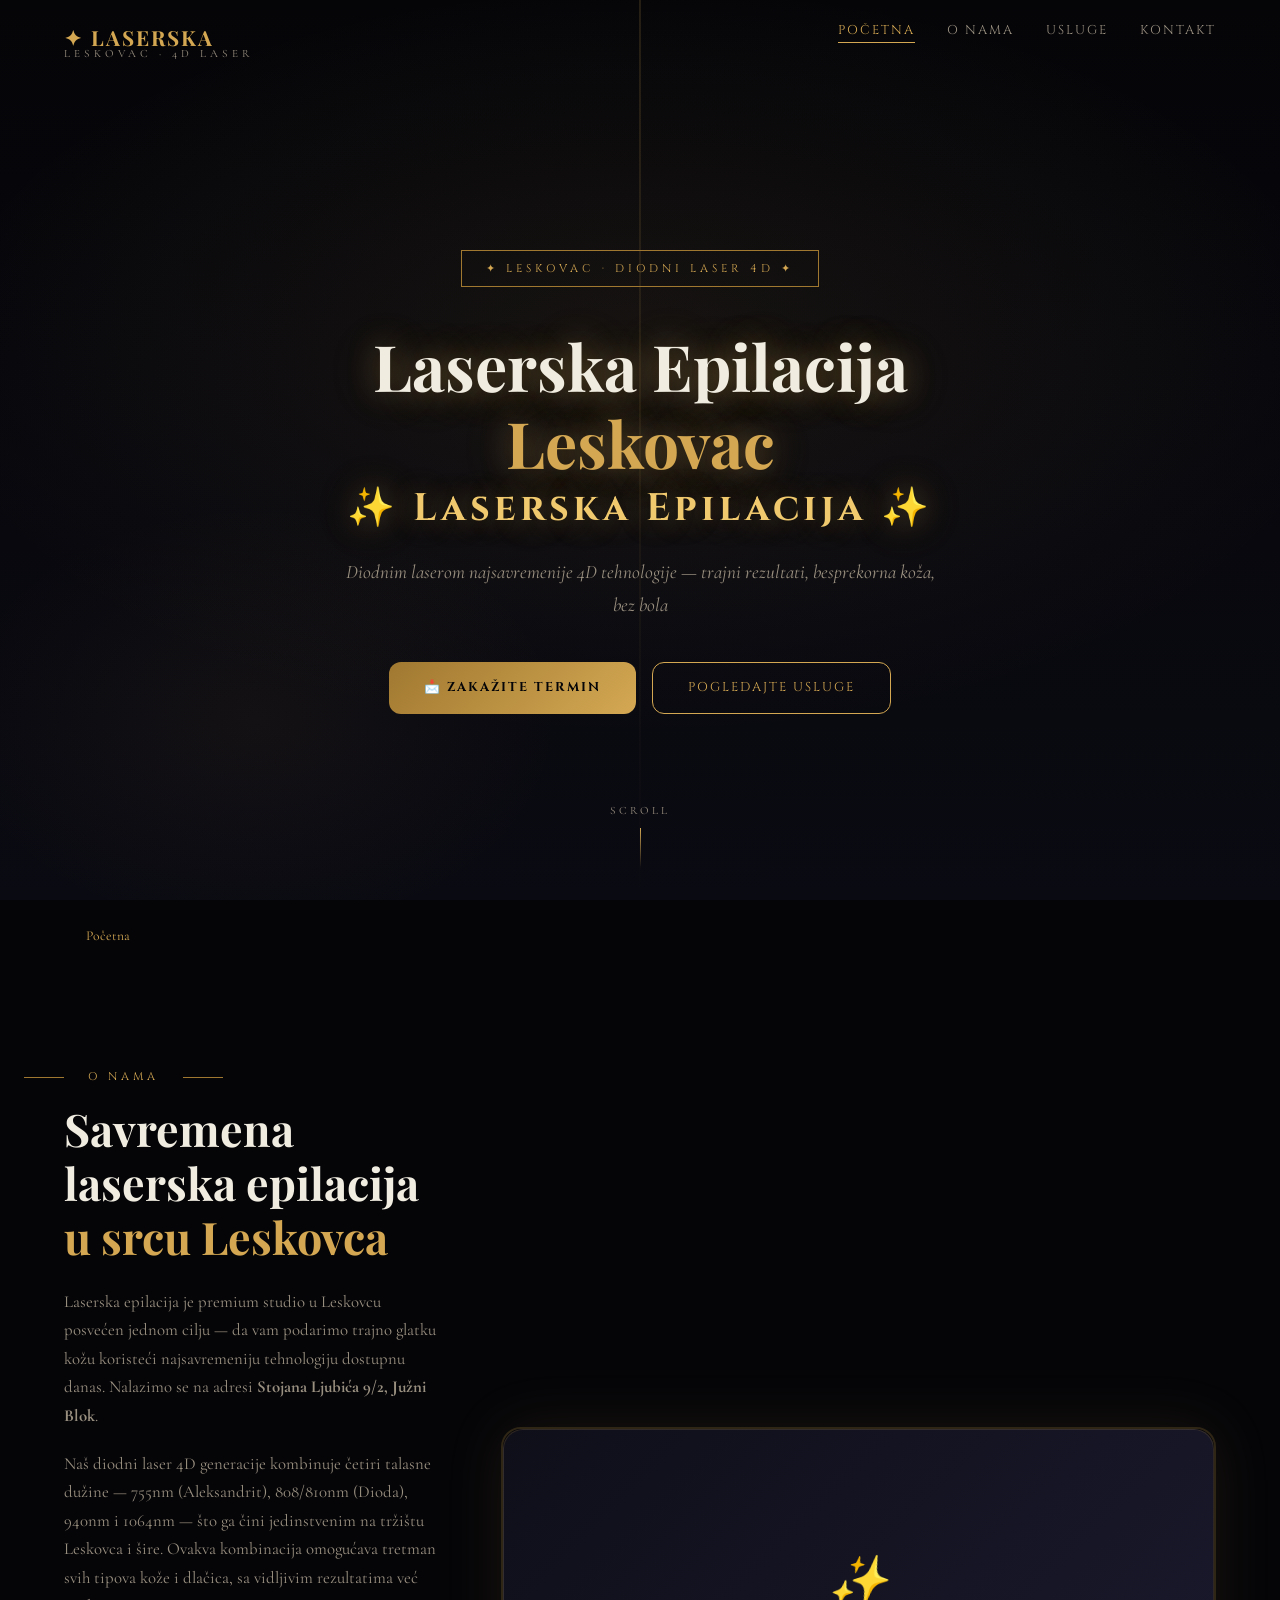
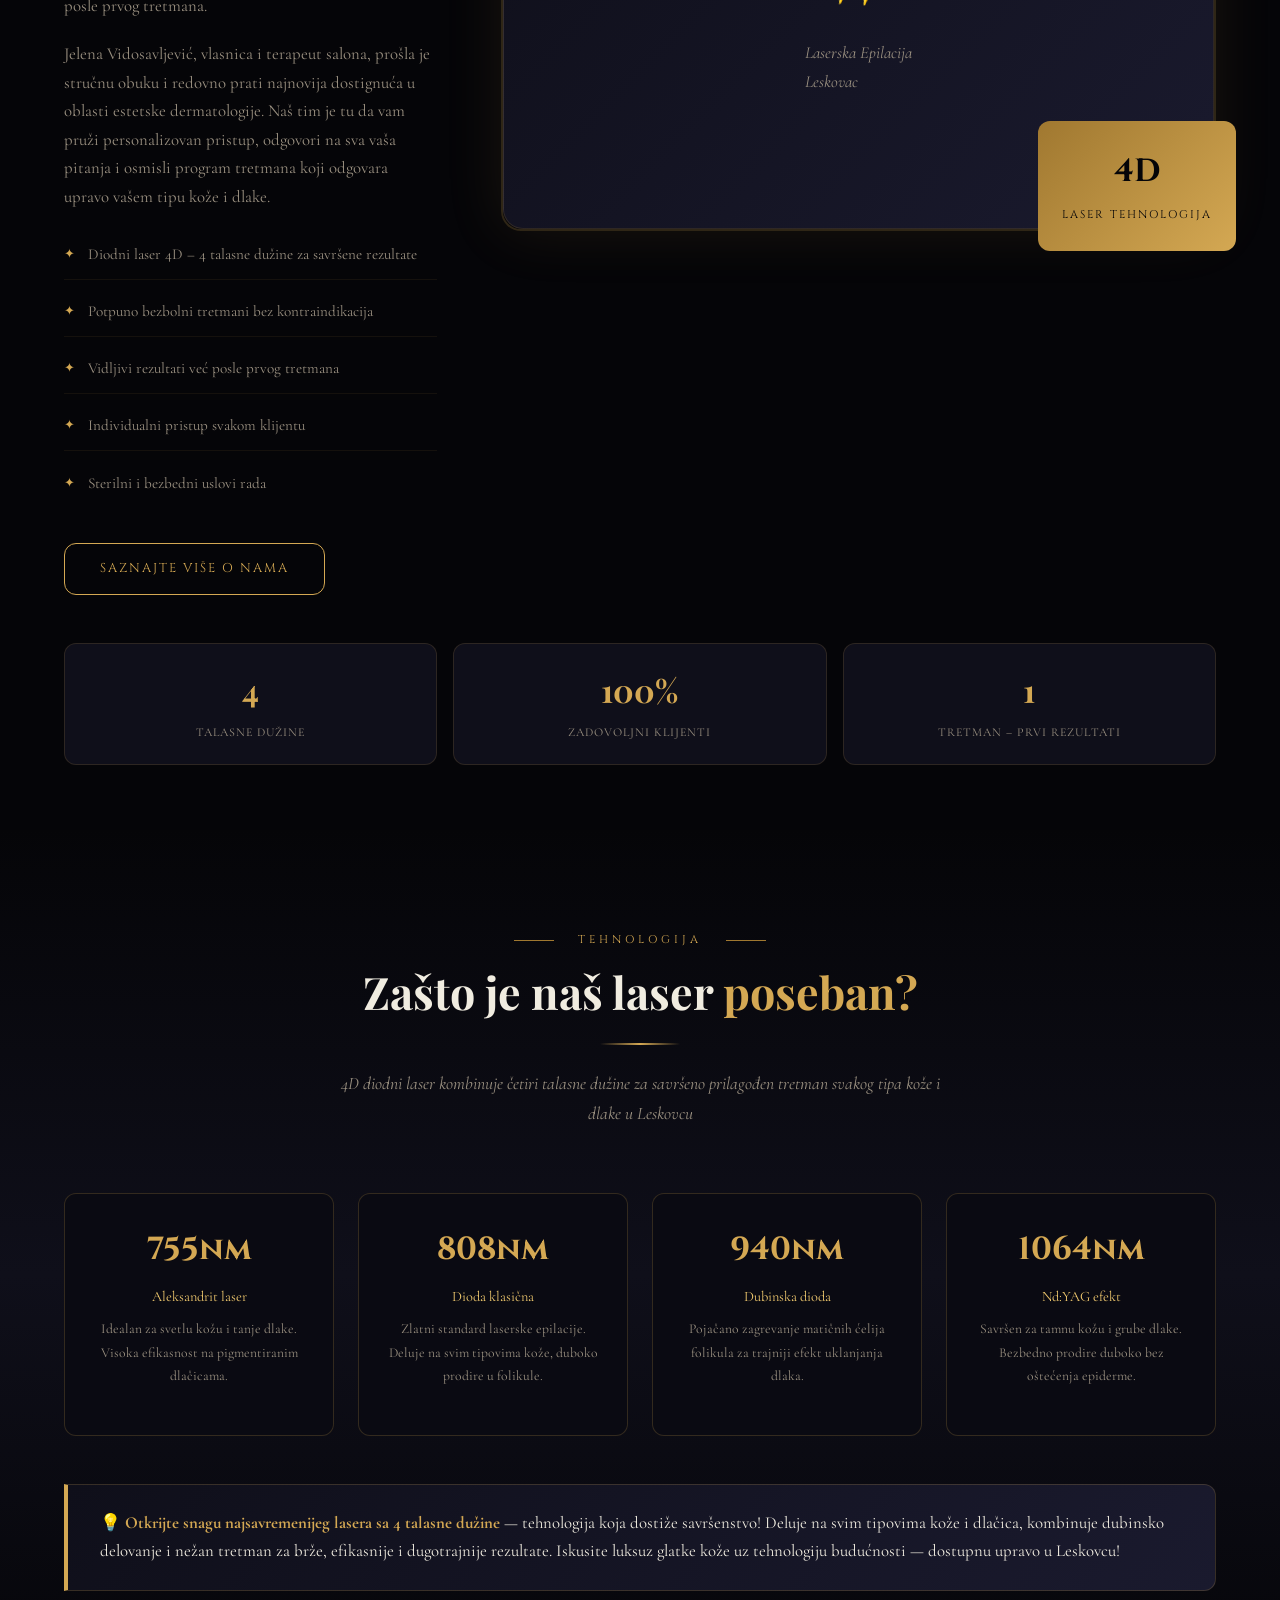
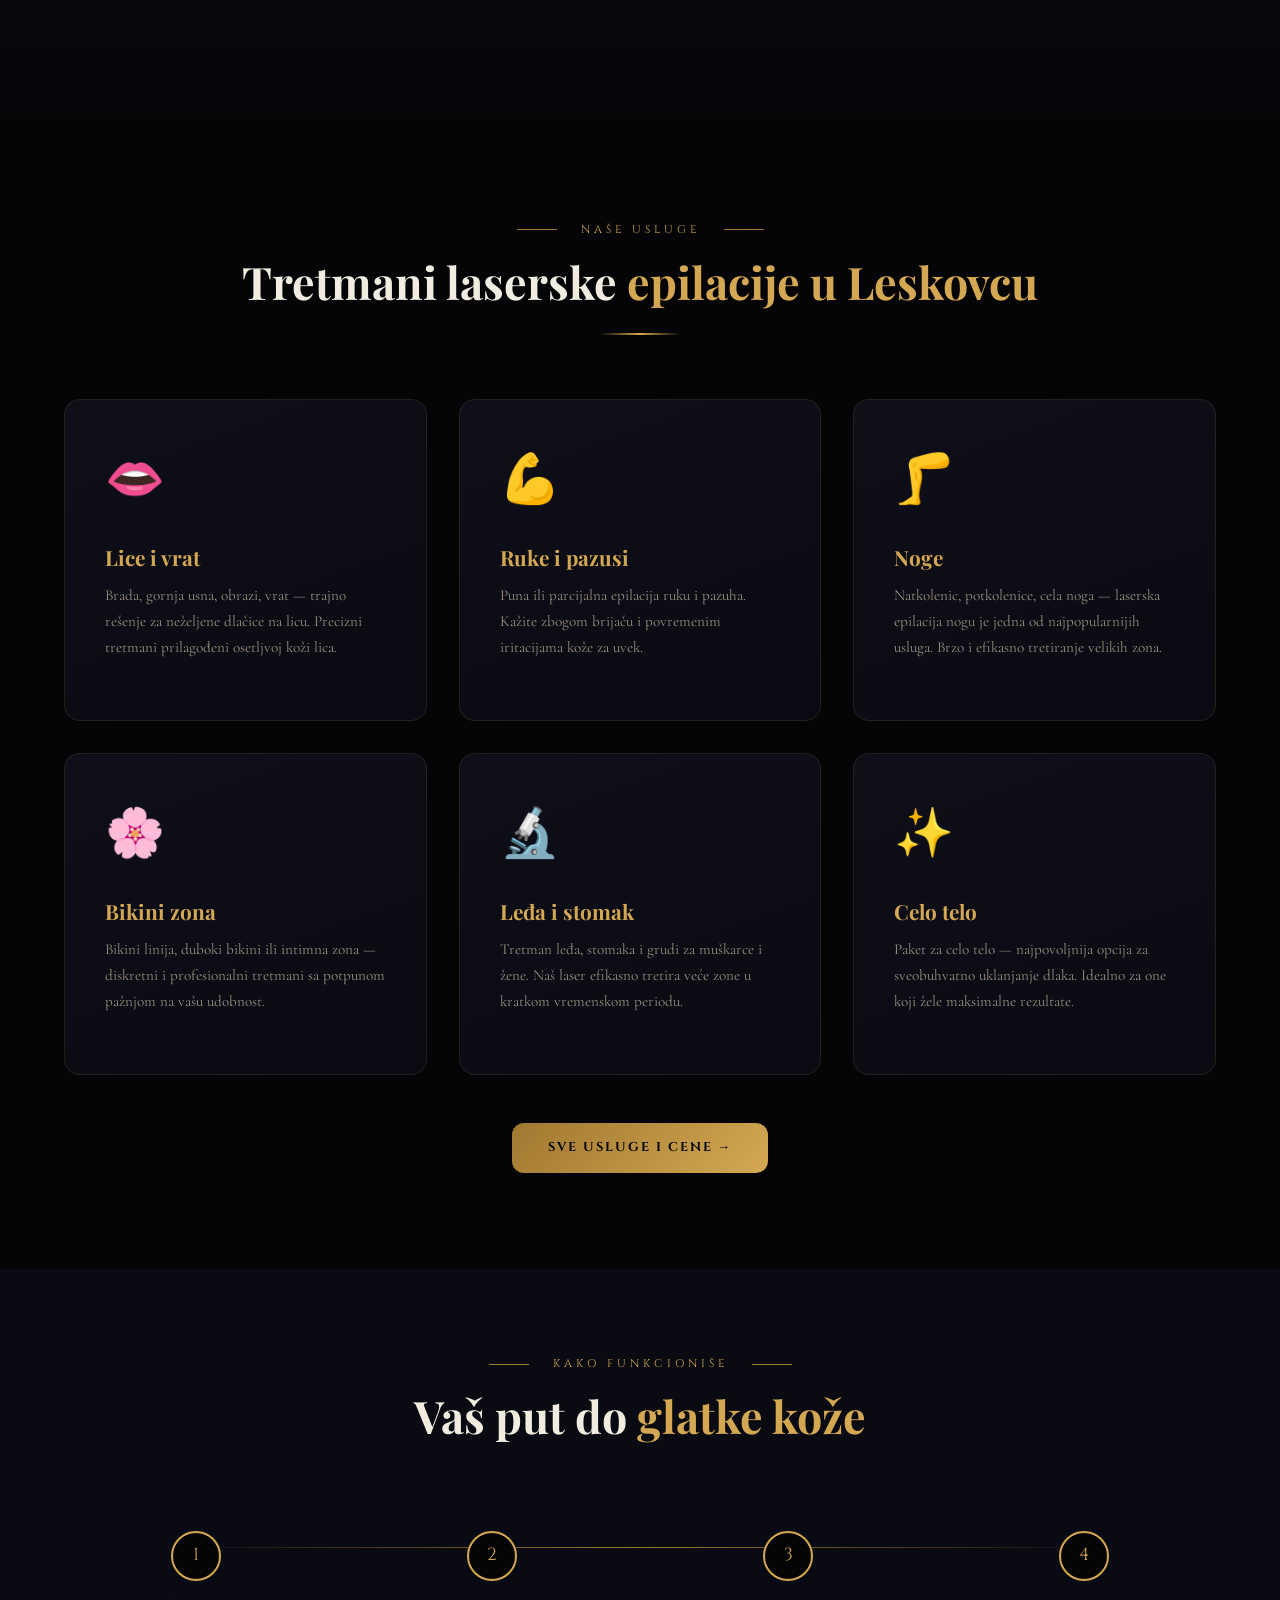
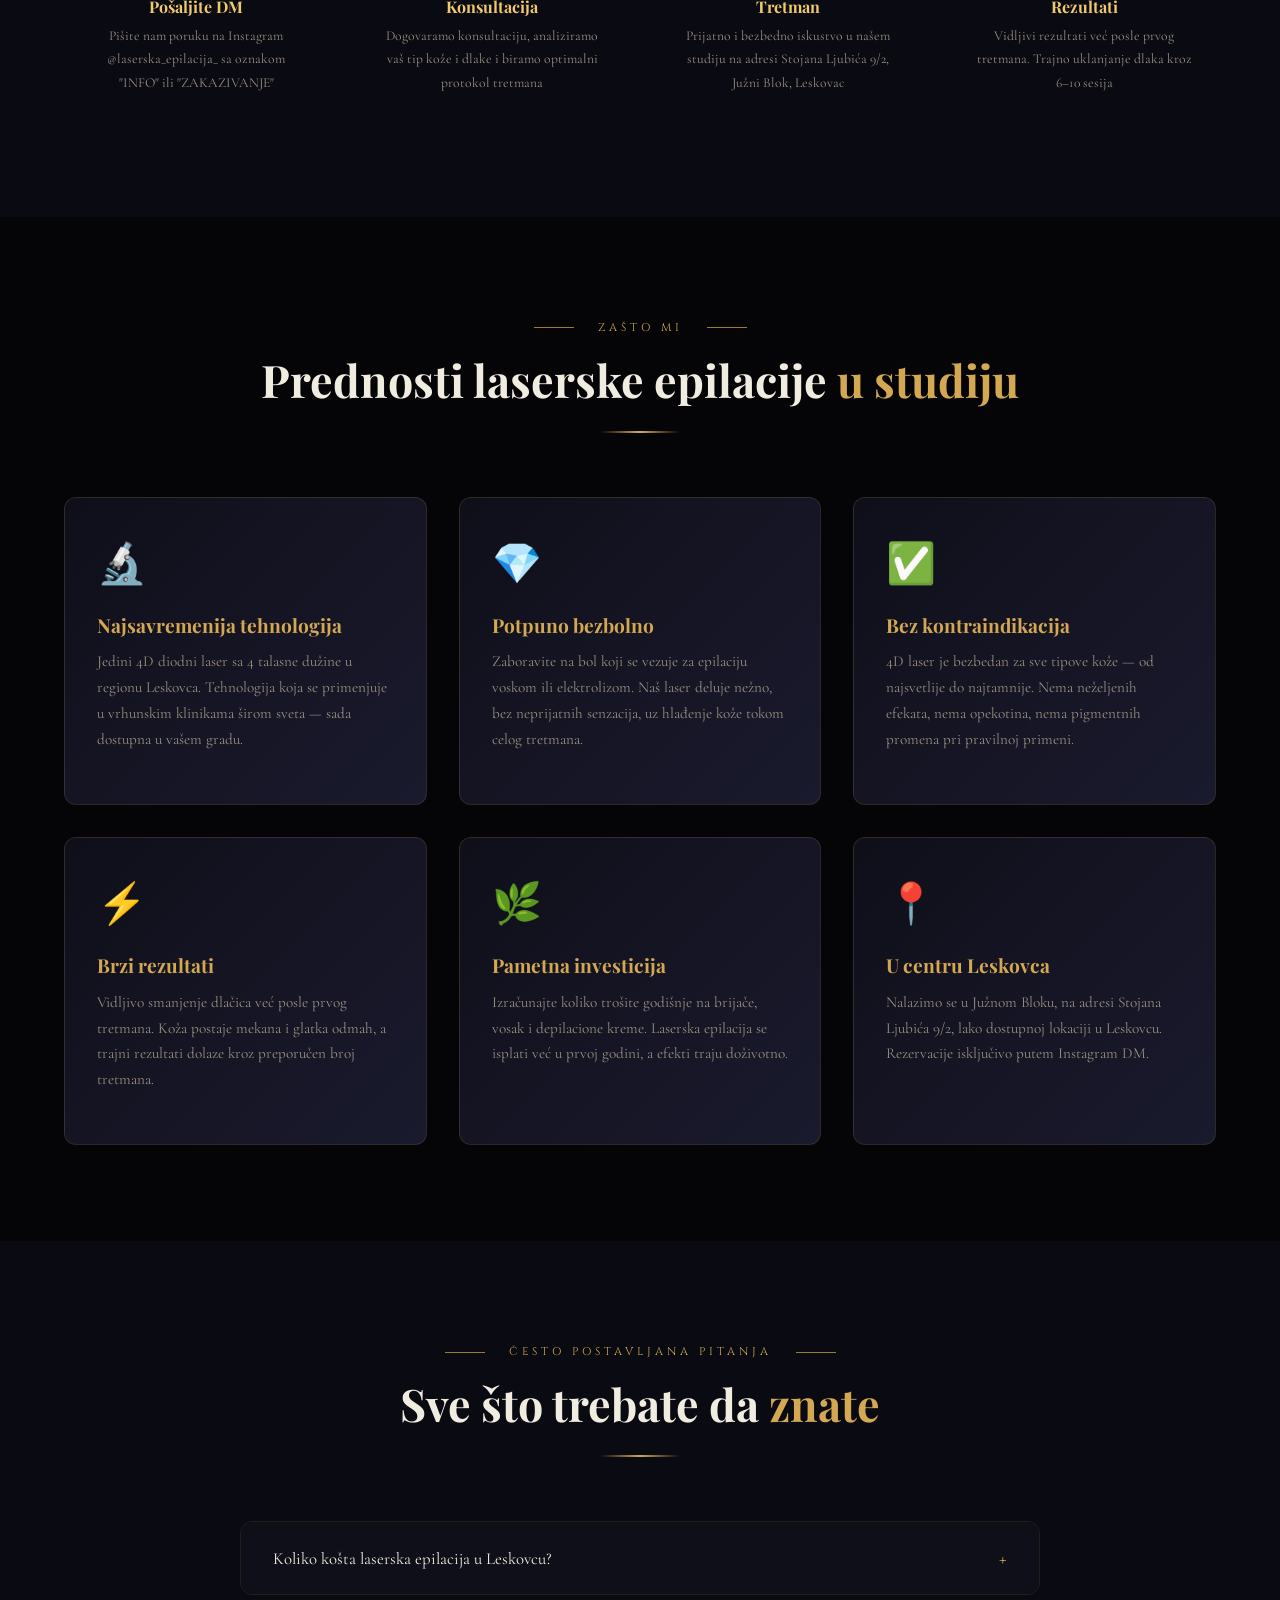
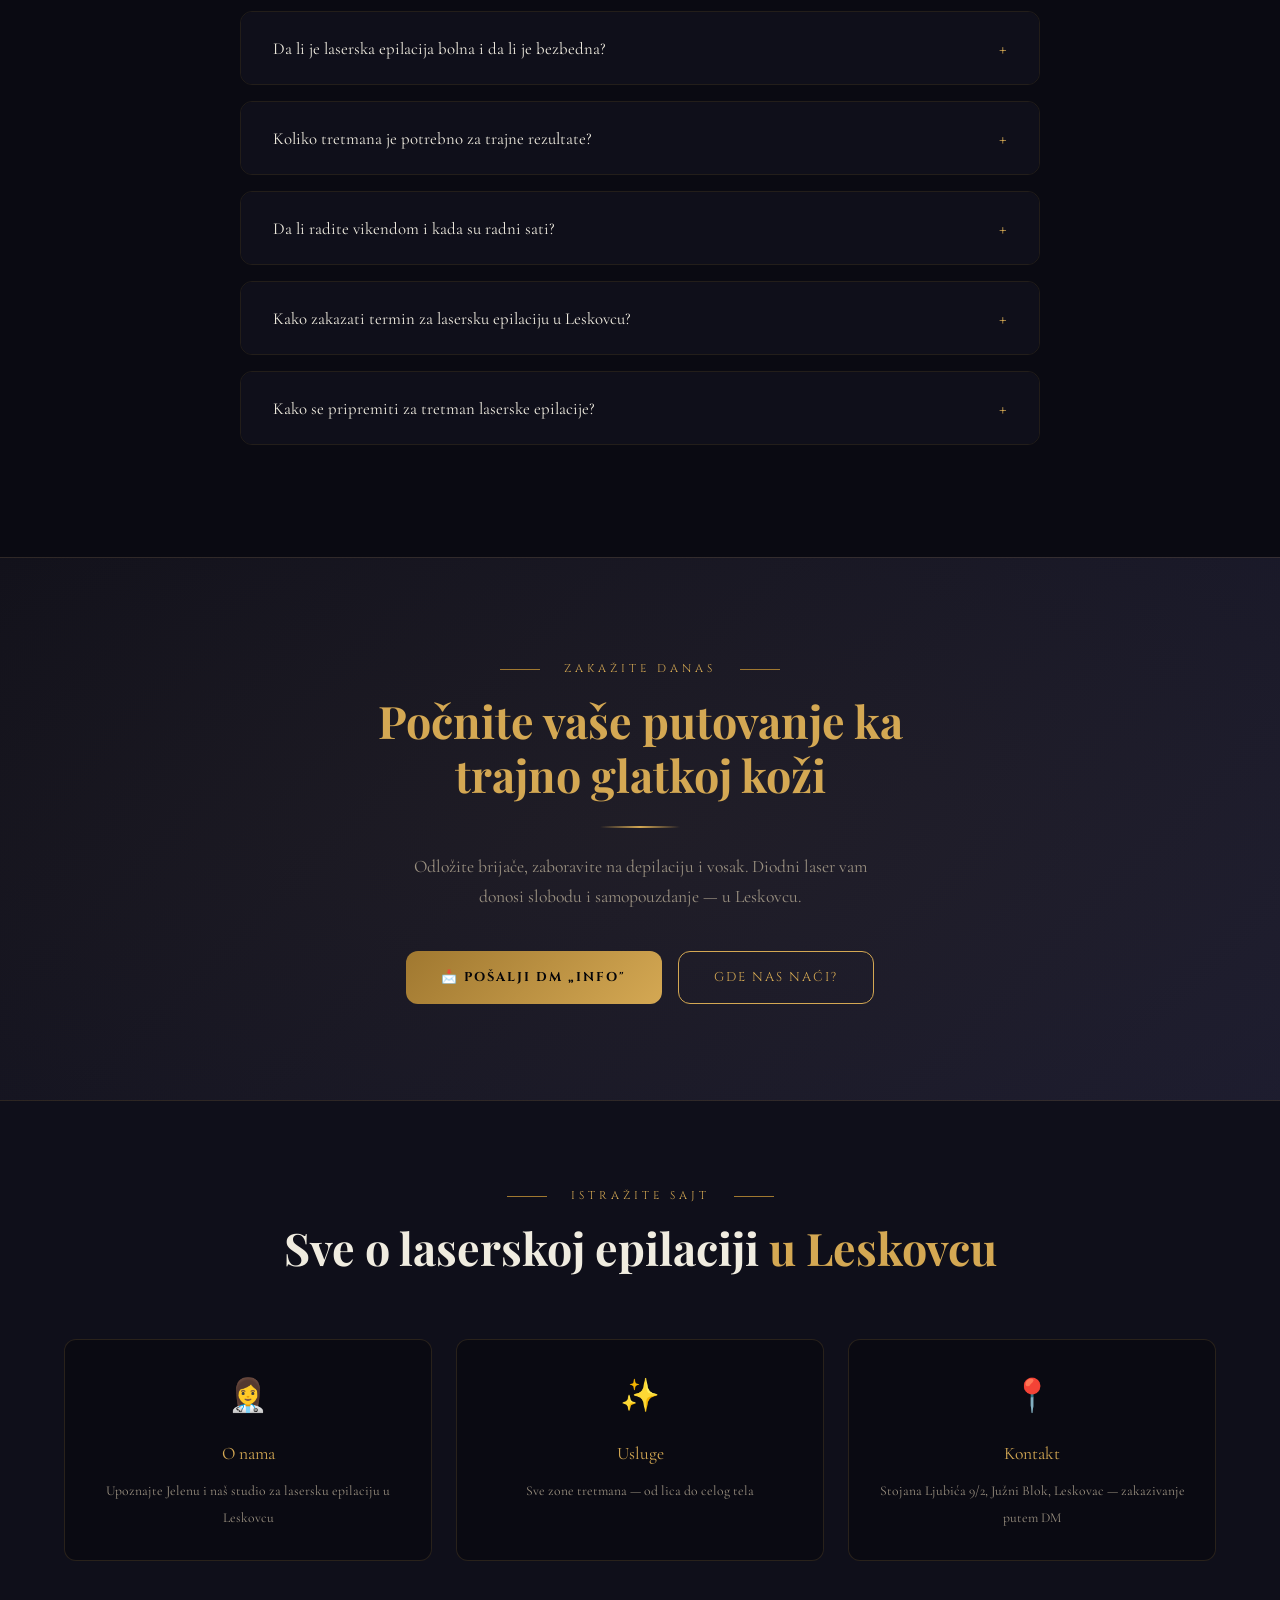
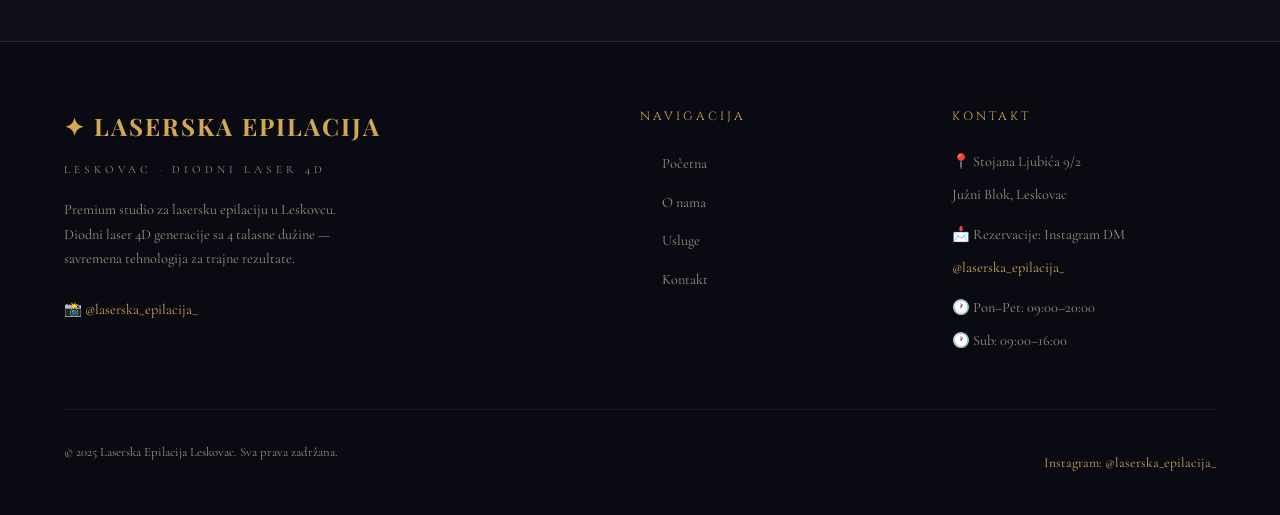
<file: index.html>
<!DOCTYPE html>
<html lang="sr">
<head>
<meta charset="UTF-8">
<meta name="viewport" content="width=device-width, initial-scale=1.0">
<title>Laserska Epilacija Leskovac | Diodni Laser 4D | Trajna Depilacija</title>
<meta name="description" content="Laserska epilacija u Leskovcu –  studio nudi tretmane diodnim laserom najnovije 4D generacije sa 4 talasne dužine. Bezbedno, trajno, bez bola. Zakažite termin putem Instagram DM.">
<meta name="keywords" content="laserska epilacija Leskovac, laserska depilacija Leskovac, diodni laser Leskovac, epilacija laserom Leskovac, trajno uklanjanje dlaka Leskovac">
<meta name="robots" content="index, follow">
<meta name="author" content="Laserska epilacija  Leskovac">
<link rel="canonical" href="https://laserska-epilacija-leskovac.com.in.rs/index.html">
<meta property="og:title" content="Laserska Epilacija Leskovac |  – Diodni Laser 4D">
<meta property="og:description" content="Trajno uklanjanje dlaka diodnim laserom 4D u Leskovcu. Siguran tretman, vidljivi rezultati već posle prvog tretmana. Zakažite termin.">
<meta property="og:type" content="website">
<meta property="og:url" content="https://laserska-epilacija-leskovac.com.in.rs/">
<meta property="og:image" content="https://laserska-epilacija-leskovac.com.in.rs/og-image.webp">
<meta property="og:locale" content="sr_RS">
<meta name="twitter:card" content="summary_large_image">
<meta name="twitter:title" content="Laserska Epilacija Leskovac |  – Diodni Laser 4D">
<meta name="twitter:description" content="Trajno uklanjanje dlaka diodnim laserom 4D u Leskovcu. Zakažite termin putem Instagram DM.">
<meta name="twitter:image" content="https://laserska-epilacija-leskovac.com.in.rs/og-image.webp">
<link rel="icon" type="image/x-icon" href="favicon.ico">


<link rel="preconnect" href="https://fonts.googleapis.com">
<link rel="preconnect" href="https://fonts.gstatic.com" crossorigin>
<link href="https://fonts.googleapis.com/css2?family=Playfair+Display:ital,wght@0,700;1,400&family=Cormorant+Garamond:ital,wght@0,400;0,600;1,400&family=Cinzel:wght@400;700&display=swap" rel="stylesheet">
<link rel="stylesheet" href="style.css">

  
<script type="application/ld+json">
{
  "@context": "https://schema.org",
  "@type": "LocalBusiness",
  "name": "Laserska Epilacija  Leskovac",
  "image": "https://laserska-epilacija-leskovac.com.in.rs/og-image.webp",
  "description": "Salon za lasersku epilaciju u Leskovcu koji koristi diodni laser najnovije 4D generacije sa 4 talasne dužine.",
  "url": "https://laserska-epilacija-leskovac.com.in.rs",
  "telephone": "",
  "address": {
    "@type": "PostalAddress",
    "streetAddress": "Stojana Ljubića 9/2",
    "addressLocality": "Leskovac",
    "addressRegion": "Jablanički okrug",
    "postalCode": "16000",
    "addressCountry": "RS"
  },
  "geo": {
    "@type": "GeoCoordinates",
    "latitude": 42.9981,
    "longitude": 21.9461
  },
  "openingHoursSpecification": [
    {"@type": "OpeningHoursSpecification","dayOfWeek": ["Monday","Tuesday","Wednesday","Thursday","Friday"],"opens": "09:00","closes": "20:00"},
    {"@type": "OpeningHoursSpecification","dayOfWeek": ["Saturday"],"opens": "09:00","closes": "16:00"}
  ],
  "sameAs": ["https://www.instagram.com/laserska_epilacija_/"],
  "priceRange": "$$",
  "servesCuisine": "Beauty Services",
  "@id": "https://laserska-epilacija-leskovac.com.in.rs/#business"
}
</script>
<script type="application/ld+json">
{
  "@context": "https://schema.org",
  "@type": "WebSite",
  "name": "Laserska Epilacija Leskovac ",
  "url": "https://laserska-epilacija-leskovac.com.in.rs",
  "description": "Sajt salona za lasersku epilaciju  u Leskovcu",
  "inLanguage": "sr"
}
</script>
<script type="application/ld+json">
{
  "@context": "https://schema.org",
  "@type": "FAQPage",
  "mainEntity": [
    {"@type":"Question","name":"Koliko košta laserska epilacija u Leskovcu?","acceptedAnswer":{"@type":"Answer","text":"Cena laserske epilacije u Leskovcu zavisi od zone tretmana. Kontaktirajte nas putem Instagram DM za aktuelni cenovnik i akcije."}},
    {"@type":"Question","name":"Da li je laserska epilacija bolna?","acceptedAnswer":{"@type":"Answer","text":"Naš diodni laser 4D je potpuno bezbolan. Pacijenti opisuju osećaj kao blagi toplinski impuls, bez neprijatnosti."}},
    {"@type":"Question","name":"Koliko tretmana je potrebno?","acceptedAnswer":{"@type":"Answer","text":"Za optimalne rezultate preporučuje se 6–10 tretmana u intervalima od 4–8 nedelja, u zavisnosti od zone i tipa dlake."}},
    {"@type":"Question","name":"Da li radite vikendom?","acceptedAnswer":{"@type":"Answer","text":"Da, radimo subotom od 09:00 do 16:00. Rezervacije isključivo putem Instagram DM."}},
    {"@type":"Question","name":"Kako zakazati termin?","acceptedAnswer":{"@type":"Answer","text":"Termine zakazujemo isključivo putem Instagram Direct Message na nalogu @laserska_epilacija_."}}
  ]
}
</script>
<script type="application/ld+json">
{
  "@context": "https://schema.org",
  "@type": "BreadcrumbList",
  "itemListElement": [
    {"@type":"ListItem","position":1,"name":"Početna","item":"https://laserska-epilacija-leskovac.com.in.rs/"}
  ]
}
</script>
</head>
<body>
<div class="laser-bg"></div>
<div class="particles"></div>

<nav>
  <div class="nav-inner">
    <a href="index.html" class="logo" aria-label="Laserska epilacija  Leskovac">
      <span class="logo-main">✦ Laserska </span>
      <span class="logo-sub">Leskovac · 4D Laser</span>
    </a>
    <ul class="nav-links">
      <li><a href="index.html">Početna</a></li>
      <li><a href="o-nama.html">O nama</a></li>
      <li><a href="usluge.html">Usluge</a></li>
      <li><a href="kontakt.html">Kontakt</a></li>
    </ul>
    <div class="burger" aria-label="Meni" role="button" tabindex="0">
      <span></span><span></span><span></span>
    </div>
  </div>
</nav>

<!-- HERO -->
<section class="hero" id="hero">
  <div class="hero-bg"></div>
  <div class="hero-laser"></div>
  <div class="hero-content">
    <div class="hero-badge">✦ Leskovac · Diodni Laser 4D ✦</div>
    <h1 class="hero-title glow-text">
      Laserska Epilacija<br>
      <span>Leskovac</span>
      <em style="font-size:.6em;font-style:normal;display:block;margin-top:.3rem;letter-spacing:4px;font-family:'Cinzel',serif">✨ Laserska Epilacija  ✨</em>
    </h1>
    <p class="hero-sub">Diodnim laserom najsavremenije 4D tehnologije — trajni rezultati, besprekorna koža, bez bola</p>
    <div class="hero-cta">
      <a href="https://www.instagram.com/laserska_epilacija_/" target="_blank" rel="noopener" class="btn btn-primary">📩 Zakažite termin</a>
      <a href="usluge.html" class="btn btn-outline">Pogledajte usluge</a>
    </div>
  </div>
  <div class="hero-scroll" aria-hidden="true">Scroll</div>
</section>

<!-- BREADCRUMB -->
<nav aria-label="Breadcrumb" style="padding:1.5rem 0;position:relative;z-index:1">
  <div class="container">
    <ol class="breadcrumb-list" itemscope itemtype="https://schema.org/BreadcrumbList">
      <li itemprop="itemListElement" itemscope itemtype="https://schema.org/ListItem">
        <span itemprop="name">Početna</span>
        <meta itemprop="position" content="1">
      </li>
    </ol>
  </div>
</nav>

<!-- ABOUT INTRO -->
<section style="padding:4rem 0;position:relative;z-index:1">
  <div class="container">
    <div class="about-inner">
      <div class="about-text fade-in-left">
        <div class="section-label">O nama</div>
        <h2 class="section-title">Savremena laserska epilacija <span>u srcu Leskovca</span></h2>
        <p>Laserska epilacija  je premium studio u Leskovcu posvećen jednom cilju — da vam podarimo trajno glatku kožu koristeći najsavremeniju tehnologiju dostupnu danas. Nalazimo se na adresi <strong>Stojana Ljubića 9/2, Južni Blok</strong>.</p>
        <p>Naš diodni laser 4D generacije kombinuje četiri talasne dužine — 755nm (Aleksandrit), 808/810nm (Dioda), 940nm i 1064nm — što ga čini jedinstvenim na tržištu Leskovca i šire. Ovakva kombinacija omogućava tretman svih tipova kože i dlačica, sa vidljivim rezultatima već posle prvog tretmana.</p>
        <p>Jelena Vidosavljević, vlasnica i terapeut salona, prošla je stručnu obuku i redovno prati najnovija dostignuća u oblasti estetske dermatologije. Naš tim je tu da vam pruži personalizovan pristup, odgovori na sva vaša pitanja i osmisli program tretmana koji odgovara upravo vašem tipu kože i dlake.</p>
        <ul class="features-list">
          <li>Diodni laser 4D – 4 talasne dužine za savršene rezultate</li>
          <li>Potpuno bezbolni tretmani bez kontraindikacija</li>
          <li>Vidljivi rezultati već posle prvog tretmana</li>
          <li>Individualni pristup svakom klijentu</li>
          <li>Sterilni i bezbedni uslovi rada</li>
        </ul>
        <a href="o-nama.html" class="btn btn-outline" style="margin-top:1rem">Saznajte više o nama</a>
      </div>
      <div class="about-visual fade-in-right">
        <div class="about-img-wrap">
          <div class="img-placeholder" style="height:400px;border-radius:20px" role="img" aria-label="Laserska epilacija  salon u Leskovcu">
            <span>✨</span>
            <p>Laserska Epilacija <br>Leskovac</p>
          </div>
        </div>
        <div class="about-badge">
          <strong data-count="4" data-suffix="D">0D</strong>
          <span>Laser Tehnologija</span>
        </div>
      </div>
    </div>
    <div class="about-stats fade-in" style="margin-top:3rem">
      <div class="stat">
        <span class="stat-num" data-count="4" data-suffix="">0</span>
        <span class="stat-label">Talasne dužine</span>
      </div>
      <div class="stat">
        <span class="stat-num" data-count="100" data-suffix="%">0%</span>
        <span class="stat-label">Zadovoljni klijenti</span>
      </div>
      <div class="stat">
        <span class="stat-num" data-count="1" data-suffix="">0</span>
        <span class="stat-label">Tretman – prvi rezultati</span>
      </div>
    </div>
  </div>
</section>

<!-- SERVICES TEASER -->
<section class="tech-section" style="padding:6rem 0">
  <div class="container">
    <div class="section-header fade-in">
      <div class="section-label">Tehnologija</div>
      <h2 class="section-title">Zašto je naš laser <span>poseban?</span></h2>
      <div class="gold-divider"></div>
      <p class="section-desc">4D diodni laser kombinuje četiri talasne dužine za savršeno prilagođen tretman svakog tipa kože i dlake u Leskovcu</p>
    </div>
    <div class="wavelength-grid">
      <div class="wave-card fade-in">
        <span class="wave-nm">755nm</span>
        <div class="wave-name">Aleksandrit laser</div>
        <p class="wave-desc">Idealan za svetlu kožu i tanje dlake. Visoka efikasnost na pigmentiranim dlačicama.</p>
      </div>
      <div class="wave-card fade-in" style="animation-delay:.1s">
        <span class="wave-nm">808nm</span>
        <div class="wave-name">Dioda klasična</div>
        <p class="wave-desc">Zlatni standard laserske epilacije. Deluje na svim tipovima kože, duboko prodire u folikule.</p>
      </div>
      <div class="wave-card fade-in" style="animation-delay:.2s">
        <span class="wave-nm">940nm</span>
        <div class="wave-name">Dubinska dioda</div>
        <p class="wave-desc">Pojačano zagrevanje matičnih ćelija folikula za trajniji efekt uklanjanja dlaka.</p>
      </div>
      <div class="wave-card fade-in" style="animation-delay:.3s">
        <span class="wave-nm">1064nm</span>
        <div class="wave-name">Nd:YAG efekt</div>
        <p class="wave-desc">Savršen za tamnu kožu i grube dlake. Bezbedno prodire duboko bez oštećenja epiderme.</p>
      </div>
    </div>
    <div class="highlight-box fade-in" style="margin-top:3rem">
      <p>💡 <strong style="color:var(--gold)">Otkrijte snagu najsavremenijeg lasera sa 4 talasne dužine</strong> — tehnologija koja dostiže savršenstvo! Deluje na svim tipovima kože i dlačica, kombinuje dubinsko delovanje i nežan tretman za brže, efikasnije i dugotrajnije rezultate. Iskusite luksuz glatke kože uz tehnologiju budućnosti — dostupnu upravo u Leskovcu!</p>
    </div>
  </div>
</section>

<!-- SERVICES CARDS -->
<section style="padding:6rem 0;position:relative;z-index:1">
  <div class="container">
    <div class="section-header fade-in">
      <div class="section-label">Naše usluge</div>
      <h2 class="section-title">Tretmani laserske <span>epilacije u Leskovcu</span></h2>
      <div class="gold-divider"></div>
    </div>
    <div class="services-grid">
      <div class="service-card fade-in">
        <div class="service-icon">👄</div>
        <h3 class="service-name">Lice i vrat</h3>
        <p class="service-desc">Brada, gornja usna, obrazi, vrat — trajno rešenje za neželjene dlačice na licu. Precizni tretmani prilagođeni osetljvoj koži lica.</p>
      </div>
      <div class="service-card fade-in" style="animation-delay:.1s">
        <div class="service-icon">💪</div>
        <h3 class="service-name">Ruke i pazusi</h3>
        <p class="service-desc">Puna ili parcijalna epilacija ruku i pazuha. Kažite zbogom brijaču i povremenim iritacijama kože za uvek.</p>
      </div>
      <div class="service-card fade-in" style="animation-delay:.2s">
        <div class="service-icon">🦵</div>
        <h3 class="service-name">Noge</h3>
        <p class="service-desc">Natkolenic, potkolenice, cela noga — laserska epilacija nogu je jedna od najpopularnijih usluga. Brzo i efikasno tretiranje velikih zona.</p>
      </div>
      <div class="service-card fade-in" style="animation-delay:.3s">
        <div class="service-icon">🌸</div>
        <h3 class="service-name">Bikini zona</h3>
        <p class="service-desc">Bikini linija, duboki bikini ili intimna zona — diskretni i profesionalni tretmani sa potpunom pažnjom na vašu udobnost.</p>
      </div>
      <div class="service-card fade-in" style="animation-delay:.4s">
        <div class="service-icon">🔬</div>
        <h3 class="service-name">Leđa i stomak</h3>
        <p class="service-desc">Tretman leđa, stomaka i grudi za muškarce i žene. Naš laser efikasno tretira veće zone u kratkom vremenskom periodu.</p>
      </div>
      <div class="service-card fade-in" style="animation-delay:.5s">
        <div class="service-icon">✨</div>
        <h3 class="service-name">Celo telo</h3>
        <p class="service-desc">Paket za celo telo — najpovoljnija opcija za sveobuhvatno uklanjanje dlaka. Idealno za one koji žele maksimalne rezultate.</p>
      </div>
    </div>
    <div style="text-align:center;margin-top:3rem">
      <a href="usluge.html" class="btn btn-primary">Sve usluge i cene →</a>
    </div>
  </div>
</section>

<!-- PROCESS STEPS -->
<section style="padding:5rem 0;background:var(--bg2);position:relative;z-index:1">
  <div class="container">
    <div class="section-header fade-in">
      <div class="section-label">Kako funkcioniše</div>
      <h2 class="section-title">Vaš put do <span>glatke kože</span></h2>
    </div>
    <div class="steps">
      <div class="step fade-in">
        <div class="step-num">1</div>
        <h3 class="step-title">Pošaljite DM</h3>
        <p class="step-desc">Pišite nam poruku na Instagram @laserska_epilacija_ sa oznakom "INFO" ili "ZAKAZIVANJE"</p>
      </div>
      <div class="step fade-in" style="animation-delay:.15s">
        <div class="step-num">2</div>
        <h3 class="step-title">Konsultacija</h3>
        <p class="step-desc">Dogovaramo konsultaciju, analiziramo vaš tip kože i dlake i biramo optimalni protokol tretmana</p>
      </div>
      <div class="step fade-in" style="animation-delay:.3s">
        <div class="step-num">3</div>
        <h3 class="step-title">Tretman</h3>
        <p class="step-desc">Prijatno i bezbedno iskustvo u našem studiju na adresi Stojana Ljubića 9/2, Južni Blok, Leskovac</p>
      </div>
      <div class="step fade-in" style="animation-delay:.45s">
        <div class="step-num">4</div>
        <h3 class="step-title">Rezultati</h3>
        <p class="step-desc">Vidljivi rezultati već posle prvog tretmana. Trajno uklanjanje dlaka kroz 6–10 sesija</p>
      </div>
    </div>
  </div>
</section>

<!-- WHY CHOOSE US -->
<section style="padding:6rem 0;position:relative;z-index:1">
  <div class="container">
    <div class="section-header fade-in">
      <div class="section-label">Zašto mi</div>
      <h2 class="section-title">Prednosti laserske epilacije <span>u  studiju</span></h2>
      <div class="gold-divider"></div>
    </div>
    <div class="grid-3">
      <div class="card fade-in">
        <span class="card-icon">🔬</span>
        <h3 class="card-title">Najsavremenija tehnologija</h3>
        <p class="card-text">Jedini 4D diodni laser sa 4 talasne dužine u regionu Leskovca. Tehnologija koja se primenjuje u vrhunskim klinikama širom sveta — sada dostupna u vašem gradu.</p>
      </div>
      <div class="card fade-in" style="animation-delay:.1s">
        <span class="card-icon">💎</span>
        <h3 class="card-title">Potpuno bezbolno</h3>
        <p class="card-text">Zaboravite na bol koji se vezuje za epilaciju voskom ili elektrolizom. Naš laser deluje nežno, bez neprijatnih senzacija, uz hlađenje kože tokom celog tretmana.</p>
      </div>
      <div class="card fade-in" style="animation-delay:.2s">
        <span class="card-icon">✅</span>
        <h3 class="card-title">Bez kontraindikacija</h3>
        <p class="card-text">4D laser je bezbedan za sve tipove kože — od najsvetlije do najtamnije. Nema neželjenih efekata, nema opekotina, nema pigmentnih promena pri pravilnoj primeni.</p>
      </div>
      <div class="card fade-in" style="animation-delay:.3s">
        <span class="card-icon">⚡</span>
        <h3 class="card-title">Brzi rezultati</h3>
        <p class="card-text">Vidljivo smanjenje dlačica već posle prvog tretmana. Koža postaje mekana i glatka odmah, a trajni rezultati dolaze kroz preporučen broj tretmana.</p>
      </div>
      <div class="card fade-in" style="animation-delay:.4s">
        <span class="card-icon">🌿</span>
        <h3 class="card-title">Pametna investicija</h3>
        <p class="card-text">Izračunajte koliko trošite godišnje na brijače, vosak i depilacione kreme. Laserska epilacija se isplati već u prvoj godini, a efekti traju doživotno.</p>
      </div>
      <div class="card fade-in" style="animation-delay:.5s">
        <span class="card-icon">📍</span>
        <h3 class="card-title">U centru Leskovca</h3>
        <p class="card-text">Nalazimo se u Južnom Bloku, na adresi Stojana Ljubića 9/2, lako dostupnoj lokaciji u Leskovcu. Rezervacije isključivo putem Instagram DM.</p>
      </div>
    </div>
  </div>
</section>

<!-- FAQ -->
<section style="padding:6rem 0;background:var(--bg2);position:relative;z-index:1">
  <div class="container">
    <div class="section-header fade-in">
      <div class="section-label">Često postavljana pitanja</div>
      <h2 class="section-title">Sve što trebate da <span>znate</span></h2>
      <div class="gold-divider"></div>
    </div>
    <div class="faq-list">
      <div class="faq-item">
        <button class="faq-question">
          Koliko košta laserska epilacija u Leskovcu?
          <span class="faq-icon">+</span>
        </button>
        <div class="faq-answer">
          <div class="faq-answer-inner">
            <p>Cena laserske epilacije u Leskovcu u  studiju zavisi od tretiranog područja i broja tretmana. Nudimo individualne tretmane kao i pakete za celo telo. Pišite nam poruku na Instagram @laserska_epilacija_ sa oznakom "INFO" i poslačemo vam kompletan cenovnik sa aktuelnim akcijama. Redovno imamo specijalne ponude za nove klijente.</p>
          </div>
        </div>
      </div>
      <div class="faq-item">
        <button class="faq-question">
          Da li je laserska epilacija bolna i da li je bezbedna?
          <span class="faq-icon">+</span>
        </button>
        <div class="faq-answer">
          <div class="faq-answer-inner">
            <p>Naš diodni laser 4D generacije je potpuno bezbolan. Savremeni sistemi hlađenja neprekidno rashlađuju kožu tokom tretmana, pa većina klijenata opisuje osećaj kao prijatnu toplinu. Tretman je potpuno bezbedan, bez kontraindikacija — laser ne oštećuje okolno tkivo već precizno deluje samo na folikule dlaka. Koristimo sertifikovanu medicinsku opremu najvišeg kvaliteta.</p>
          </div>
        </div>
      </div>
      <div class="faq-item">
        <button class="faq-question">
          Koliko tretmana je potrebno za trajne rezultate?
          <span class="faq-icon">+</span>
        </button>
        <div class="faq-answer">
          <div class="faq-answer-inner">
            <p>Za trajno uklanjanje dlaka preporučuje se serija od 6 do 10 tretmana, u zavisnosti od zone, debljine dlake i tipa kože. Tretmani se izvode na svakih 4–8 nedelja, prateći ciklus rasta dlake. Vidljivi rezultati dolaze već posle prvog tretmana, a koža je sve glađa sa svakim narednim. Nakon završetka serije, retouchup tretman može biti potreban jednom do dva puta godišnje.</p>
          </div>
        </div>
      </div>
      <div class="faq-item">
        <button class="faq-question">
          Da li radite vikendom i kada su radni sati?
          <span class="faq-icon">+</span>
        </button>
        <div class="faq-answer">
          <div class="faq-answer-inner">
            <p>Radimo ponedeljak–petak od 09:00 do 20:00 i subotom od 09:00 do 16:00. Nedelja je slobodna, ali u određenim periodima možemo da organizujemo i nedeljne termine na upit. Preporučujemo zakazivanje unapred jer su termini brzo popunjeni. Rezervišite vaš termin putem Instagram DM na @laserska_epilacija_.</p>
          </div>
        </div>
      </div>
      <div class="faq-item">
        <button class="faq-question">
          Kako zakazati termin za lasersku epilaciju u Leskovcu?
          <span class="faq-icon">+</span>
        </button>
        <div class="faq-answer">
          <div class="faq-answer-inner">
            <p>Zakazivanje se vrši isključivo putem Instagram Direct Message na nalogu @laserska_epilacija_. Pošaljite poruku sa oznakom "INFO" ili "ZAKAZIVANJE" i naš tim će vam odgovoriti u najkraćem mogućem roku. Nalazimo se na adresi Stojana Ljubića 9/2, Južni Blok, Leskovac. Instagram: instagram.com/laserska_epilacija_</p>
          </div>
        </div>
      </div>
      <div class="faq-item">
        <button class="faq-question">
          Kako se pripremiti za tretman laserske epilacije?
          <span class="faq-icon">+</span>
        </button>
        <div class="faq-answer">
          <div class="faq-answer-inner">
            <p>Pre tretmana preporučujemo: brijanje zone tretmana 24–48 sati pre dolaska (ne depilacija voskom!), izbegavanje sunčanja 2 nedelje pre i posle tretmana, čista koža bez losiona ili kremova na dan tretmana. Nije potrebna posebna priprema — naš tim će vas detaljno uputiti tokom konsultacije o svemu što trebate da znate pre prvog tretmana.</p>
          </div>
        </div>
      </div>
    </div>
  </div>
</section>

<!-- CTA -->
<section class="cta-section" style="padding:6rem 0">
  <div class="container">
    <div class="cta-inner fade-in">
      <div class="section-label">Zakažite danas</div>
      <h2 class="cta-title">Počnite vaše putovanje ka <br>trajno glatkoj koži</h2>
      <div class="gold-divider"></div>
      <p class="cta-desc">Odložite brijače, zaboravite na depilaciju i vosak. Diodni laser  vam donosi slobodu i samopouzdanje — u Leskovcu.</p>
      <div class="cta-buttons">
        <a href="https://www.instagram.com/laserska_epilacija_/" target="_blank" rel="noopener" class="btn btn-primary">📩 Pošalji DM „INFO"</a>
        <a href="kontakt.html" class="btn btn-outline">Gde nas naći?</a>
      </div>
    </div>
  </div>
</section>

<!-- INTERNAL LINKS -->
<section class="internal-links" style="padding:5rem 0">
  <div class="container">
    <div class="section-header fade-in">
      <div class="section-label">Istražite sajt</div>
      <h2 class="section-title">Sve o laserskoj epilaciji <span>u Leskovcu</span></h2>
    </div>
    <div class="links-grid">
      <a href="o-nama.html" class="link-card fade-in">
        <span class="link-card-icon">👩‍⚕️</span>
        <span class="link-card-title">O nama</span>
        <span class="link-card-desc">Upoznajte Jelenu i naš studio za lasersku epilaciju u Leskovcu</span>
      </a>
      <a href="usluge.html" class="link-card fade-in" style="animation-delay:.1s">
        <span class="link-card-icon">✨</span>
        <span class="link-card-title">Usluge</span>
        <span class="link-card-desc">Sve zone tretmana — od lica do celog tela</span>
      </a>
      <a href="kontakt.html" class="link-card fade-in" style="animation-delay:.2s">
        <span class="link-card-icon">📍</span>
        <span class="link-card-title">Kontakt</span>
        <span class="link-card-desc">Stojana Ljubića 9/2, Južni Blok, Leskovac — zakazivanje putem DM</span>
      </a>
    </div>
  </div>
</section>

<!-- FOOTER -->
<footer>
  <div class="container">
    <div class="footer-grid">
      <div class="footer-brand">
        <span class="logo-main" style="color:var(--gold)">✦ Laserska Epilacija </span>
        <span class="logo-sub">Leskovac · Diodni Laser 4D</span>
        <p class="footer-desc">Premium studio za lasersku epilaciju u Leskovcu. Diodni laser 4D generacije sa 4 talasne dužine — savremena tehnologija za trajne rezultate.</p>
        <div style="margin-top:1.5rem">
          <a href="https://www.instagram.com/laserska_epilacija_/" target="_blank" rel="noopener" style="color:var(--gold);font-size:.9rem">📸 @laserska_epilacija_</a>
        </div>
      </div>
      <div>
        <div class="footer-heading">Navigacija</div>
        <ul class="footer-links">
          <li><a href="index.html">Početna</a></li>
          <li><a href="o-nama.html">O nama</a></li>
          <li><a href="usluge.html">Usluge</a></li>
          <li><a href="kontakt.html">Kontakt</a></li>
        </ul>
      </div>
      <div>
        <div class="footer-heading">Kontakt</div>
        <div class="footer-contact">
          <p>📍 Stojana Ljubića 9/2</p>
          <p>Južni Blok, Leskovac</p>
          <p style="margin-top:1rem">📩 Rezervacije: Instagram DM</p>
          <p><a href="https://www.instagram.com/laserska_epilacija_/" target="_blank" rel="noopener">@laserska_epilacija_</a></p>
          <p style="margin-top:1rem">🕐 Pon–Pet: 09:00–20:00</p>
          <p>🕐 Sub: 09:00–16:00</p>
        </div>
      </div>
    </div>
    <div class="footer-bottom">
      <p class="footer-copy">© 2025 Laserska Epilacija  Leskovac. Sva prava zadržana.</p>
      <div class="footer-insta"><a href="https://www.instagram.com/laserska_epilacija_/" target="_blank" rel="noopener">Instagram: @laserska_epilacija_</a></div>
    </div>
  </div>
</footer>

<script src="script.js" defer></script>
</body>
</html>
</file>
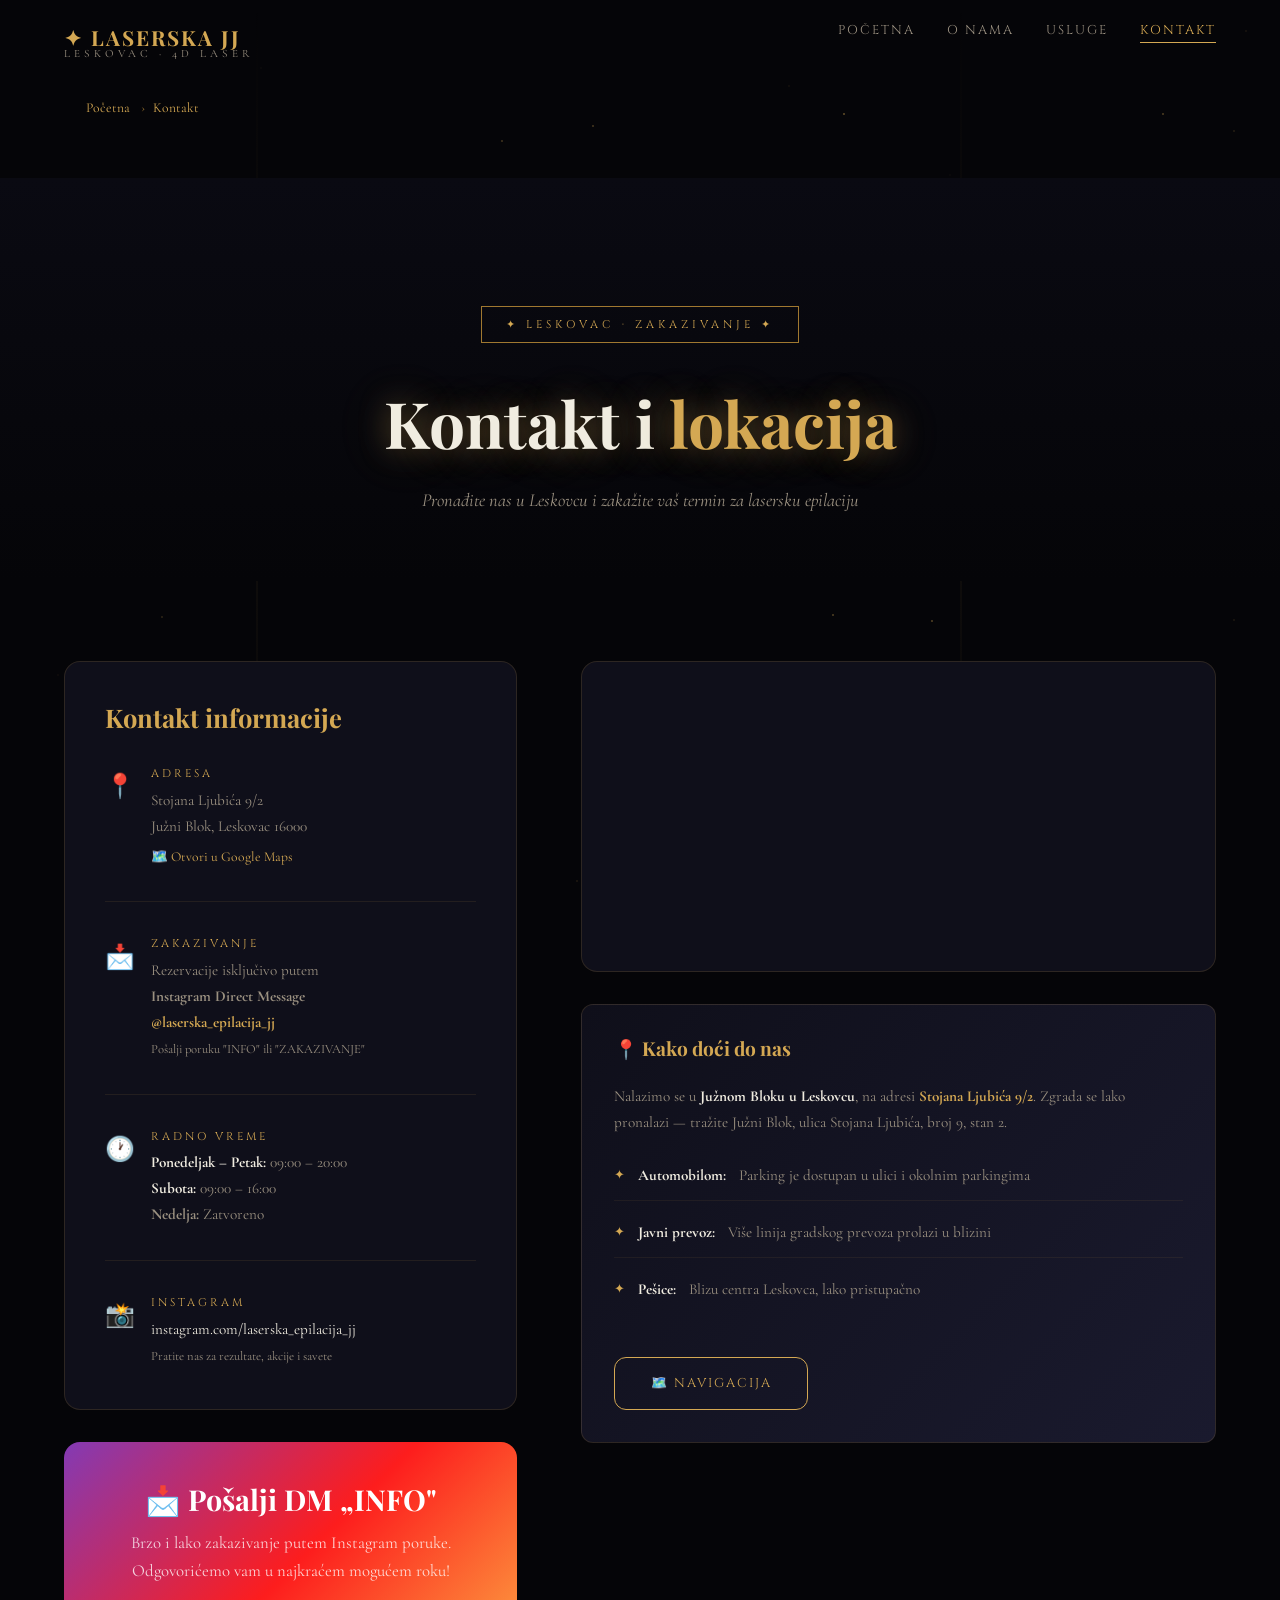
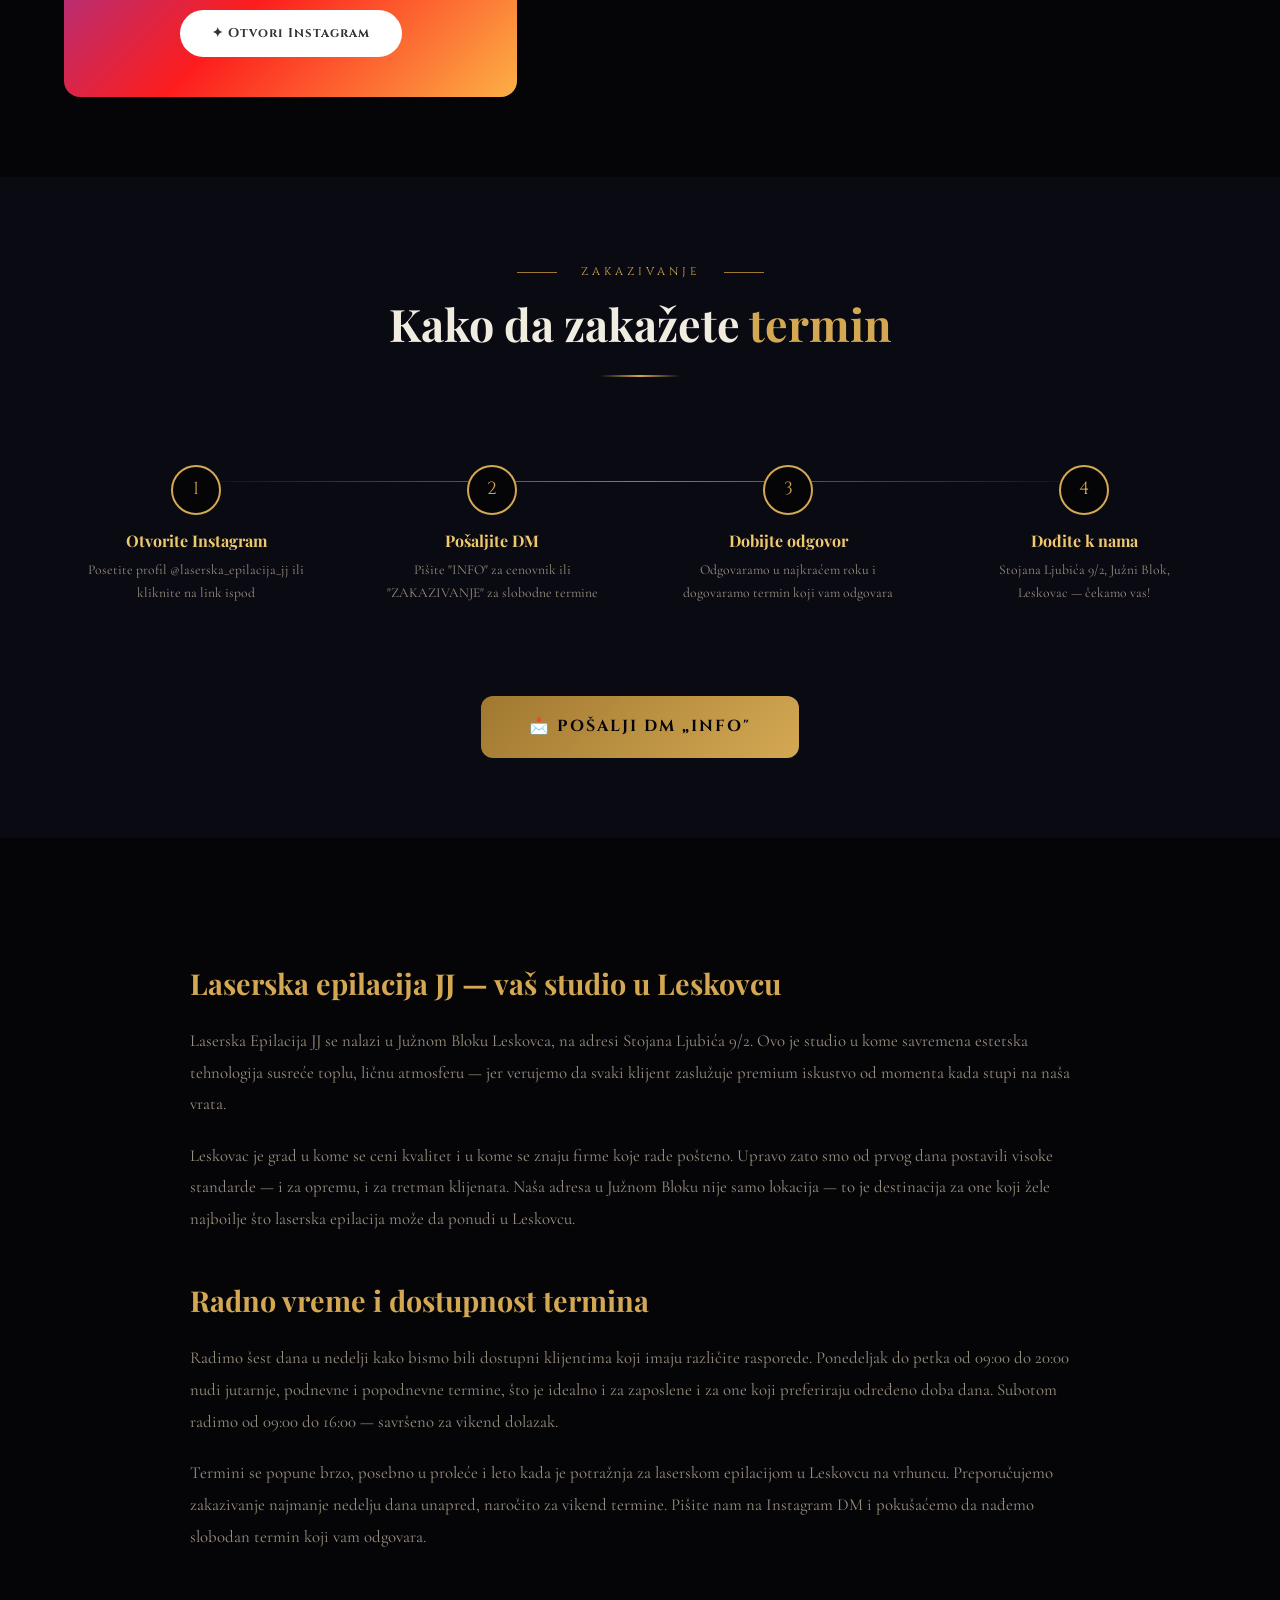
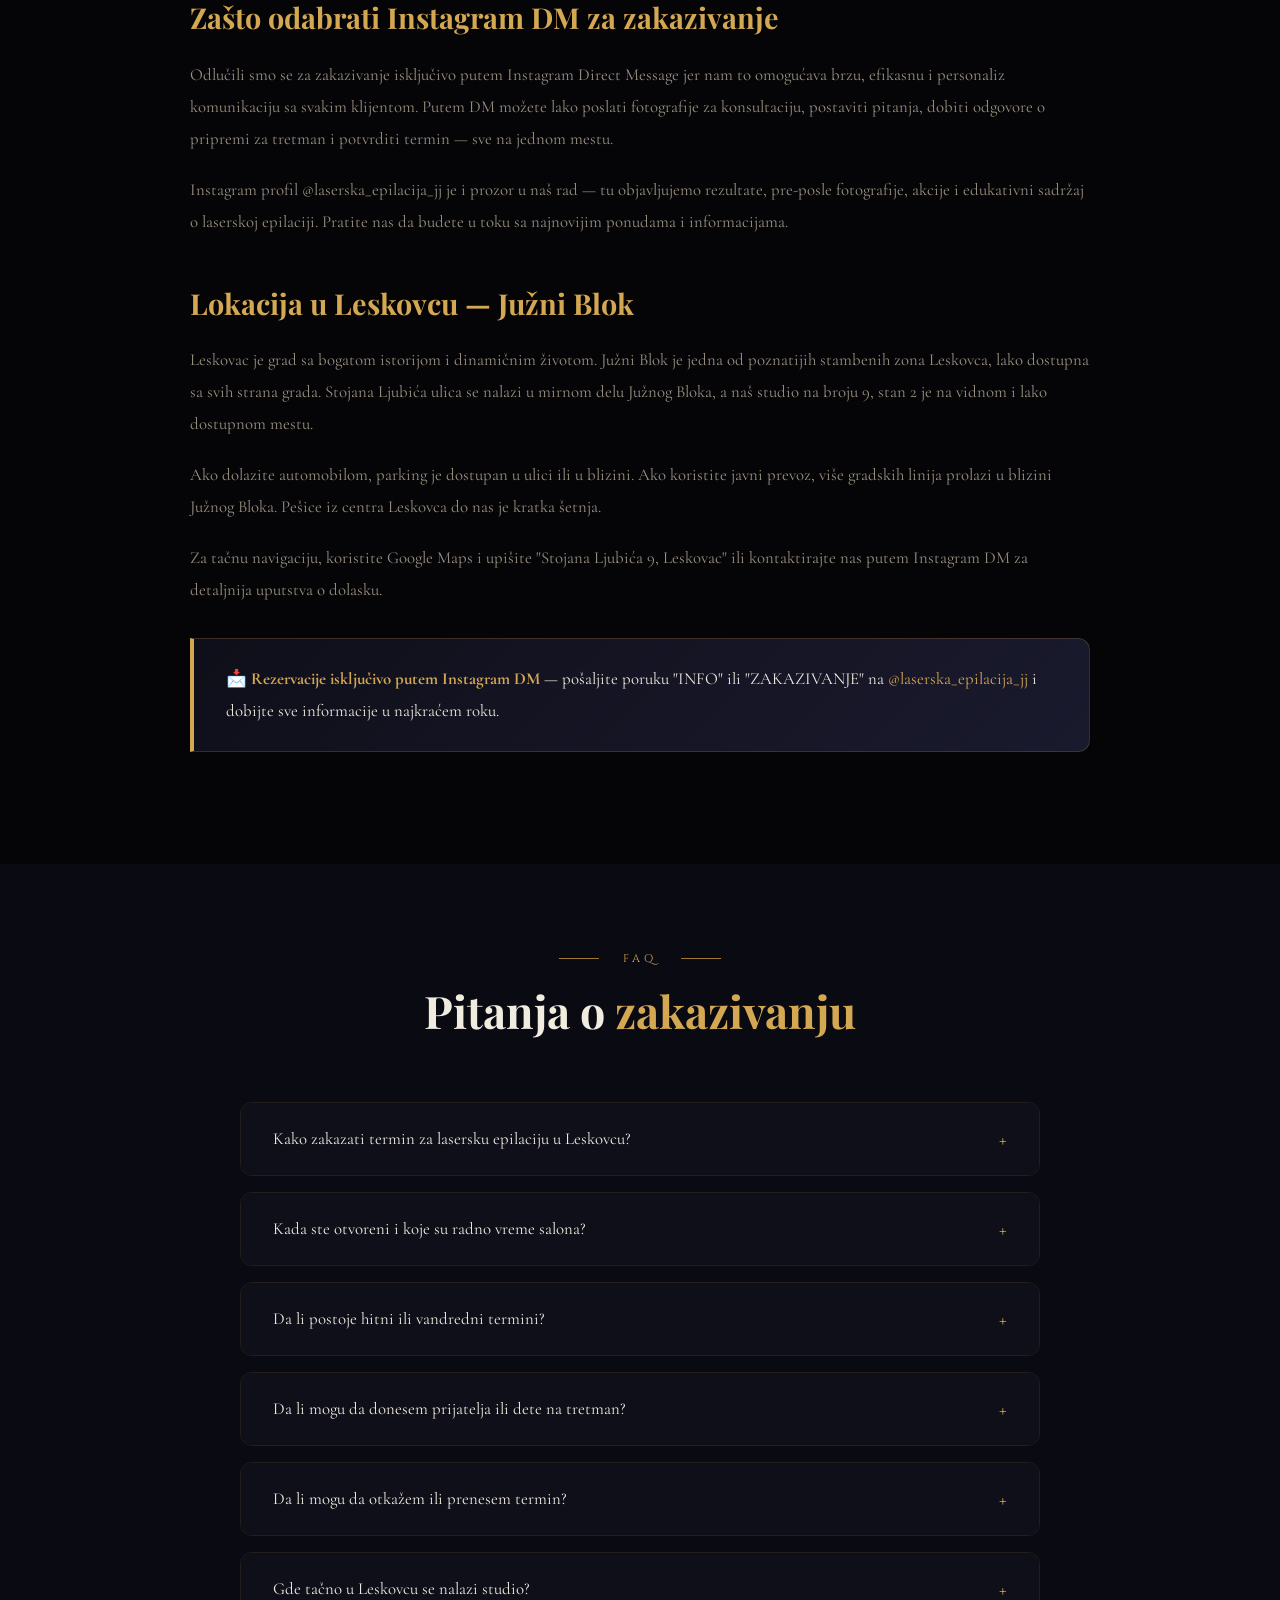
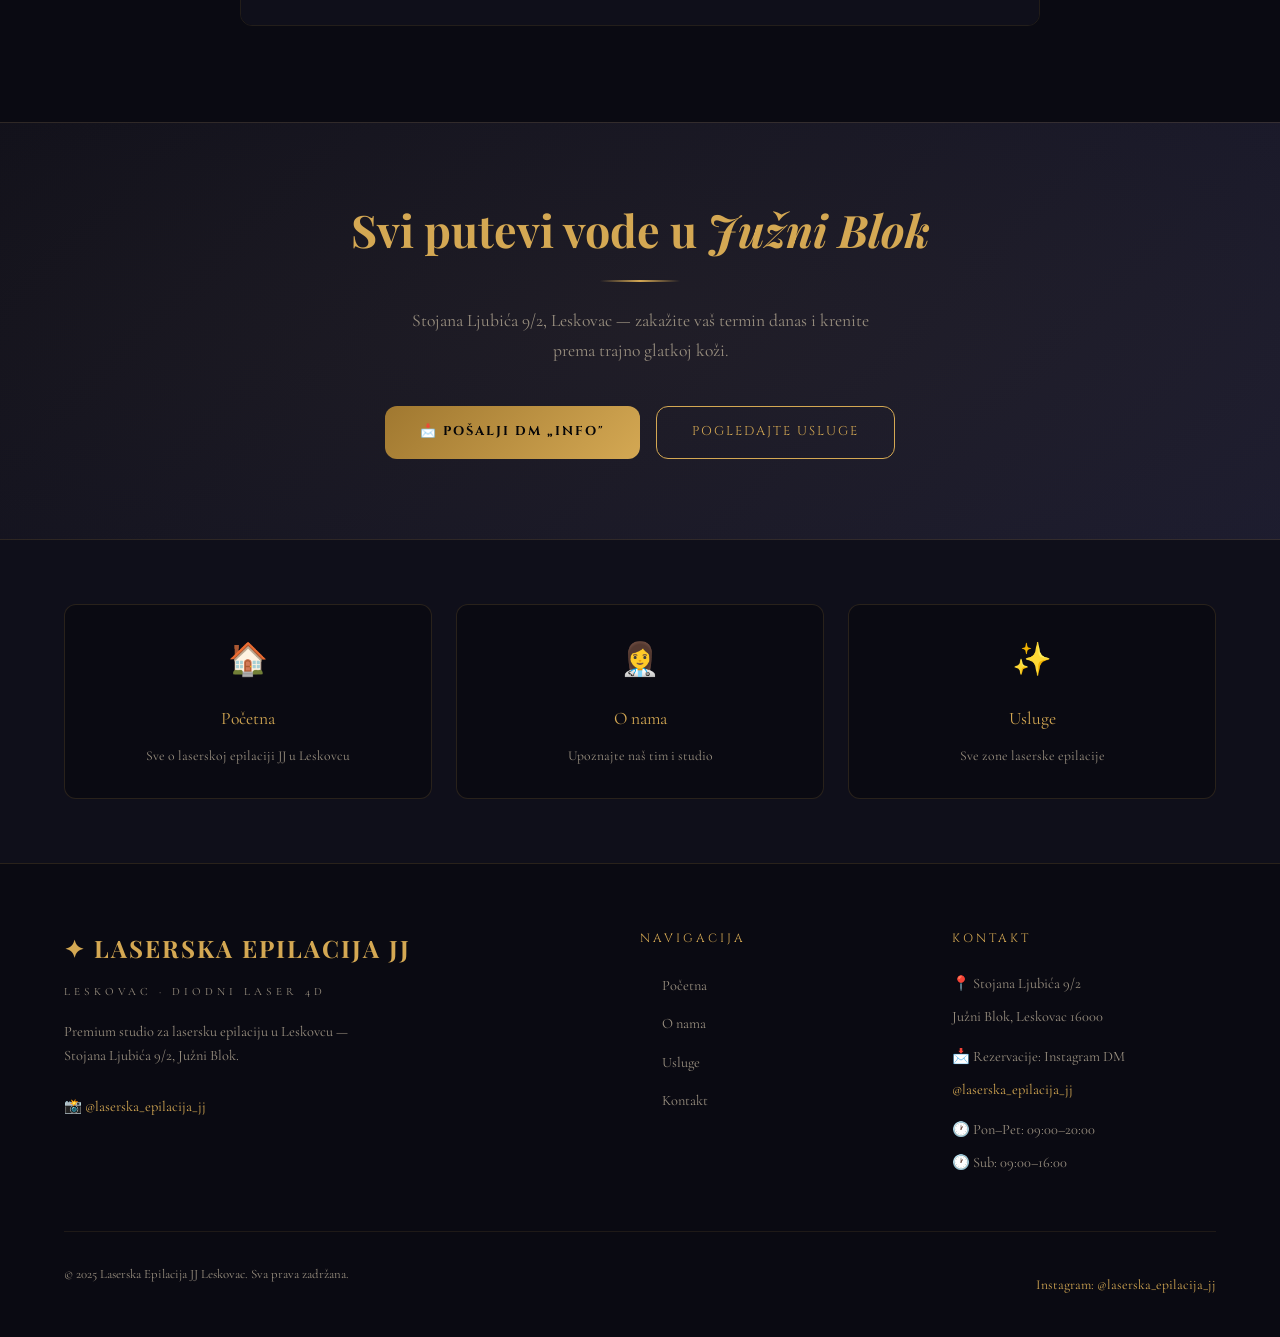
<file: kontakt.html>
<!DOCTYPE html>
<html lang="sr">
<head>
<meta charset="UTF-8">
<meta name="viewport" content="width=device-width, initial-scale=1.0">
<title>Kontakt | Laserska Epilacija JJ Leskovac – Stojana Ljubića 9/2</title>
<meta name="description" content="Kontaktirajte Lasersku Epilaciju JJ u Leskovcu — Stojana Ljubića 9/2, Južni Blok. Rezervacije isključivo putem Instagram DM @laserska_epilacija_jj. Pon–Pet 09:00–20:00, Sub 09:00–16:00.">
<meta name="keywords" content="kontakt laserska epilacija Leskovac, adresa laserska epilacija Leskovac, Stojana Ljubića 9 Leskovac, zakazivanje laserska epilacija Leskovac">
<meta name="robots" content="index, follow">
<link rel="canonical" href="https://laserska-epilacija-leskovac.com.in.rs/kontakt.html">
<meta property="og:title" content="Kontakt | Laserska Epilacija JJ Leskovac">
<meta property="og:description" content="Kontaktirajte nas i zakažite termin — Stojana Ljubića 9/2, Južni Blok, Leskovac. Rezervacije putem Instagram DM.">
<meta property="og:type" content="website">
<meta property="og:url" content="https://laserska-epilacija-leskovac.com.in.rs/kontakt.html">
<meta property="og:image" content="https://laserska-epilacija-leskovac.com.in.rs/og-image.webp">
<meta name="twitter:card" content="summary_large_image">
<meta name="twitter:title" content="Kontakt | Laserska Epilacija JJ Leskovac">
<meta name="twitter:description" content="Zakažite termin za lasersku epilaciju u Leskovcu — Stojana Ljubića 9/2. Instagram DM @laserska_epilacija_jj.">
<link rel="icon" type="image/x-icon" href="favicon.ico">
<link rel="preconnect" href="https://fonts.googleapis.com">
<link rel="preconnect" href="https://fonts.gstatic.com" crossorigin>
<link href="https://fonts.googleapis.com/css2?family=Playfair+Display:ital,wght@0,700;1,400&family=Cormorant+Garamond:ital,wght@0,400;0,600;1,400&family=Cinzel:wght@400;700&display=swap" rel="stylesheet">
<link rel="stylesheet" href="style.css">
<script type="application/ld+json">
{
  "@context": "https://schema.org",
  "@type": "LocalBusiness",
  "name": "Laserska Epilacija JJ Leskovac",
  "url": "https://laserska-epilacija-leskovac.com.in.rs",
  "description": "Studio za lasersku epilaciju u Leskovcu — diodni laser 4D generacije.",
  "address": {
    "@type": "PostalAddress",
    "streetAddress": "Stojana Ljubića 9/2",
    "addressLocality": "Leskovac",
    "addressRegion": "Jablanički okrug",
    "postalCode": "16000",
    "addressCountry": "RS"
  },
  "geo": {"@type": "GeoCoordinates","latitude": 42.9981,"longitude": 21.9461},
  "openingHoursSpecification": [
    {"@type":"OpeningHoursSpecification","dayOfWeek":["Monday","Tuesday","Wednesday","Thursday","Friday"],"opens":"09:00","closes":"20:00"},
    {"@type":"OpeningHoursSpecification","dayOfWeek":["Saturday"],"opens":"09:00","closes":"16:00"}
  ],
  "sameAs": ["https://www.instagram.com/laserska_epilacija_jj/"],
  "hasMap": "https://www.google.com/maps/search/Stojana+Ljubića+9,+Leskovac"
}
</script>
<script type="application/ld+json">
{
  "@context": "https://schema.org",
  "@type": "FAQPage",
  "mainEntity": [
    {"@type":"Question","name":"Kako zakazati termin za lasersku epilaciju u Leskovcu?","acceptedAnswer":{"@type":"Answer","text":"Termine zakazujemo isključivo putem Instagram Direct Message na nalogu @laserska_epilacija_jj. Pošaljite poruku sa oznakom INFO ili ZAKAZIVANJE."}},
    {"@type":"Question","name":"Gde se nalazi salon Laserska Epilacija JJ u Leskovcu?","acceptedAnswer":{"@type":"Answer","text":"Nalazimo se na adresi Stojana Ljubića 9/2, Južni Blok, Leskovac, 16000."}},
    {"@type":"Question","name":"Kada je salon otvoren?","acceptedAnswer":{"@type":"Answer","text":"Radimo ponedeljak–petak od 09:00 do 20:00 i subotom od 09:00 do 16:00. Nedelja je slobodna."}},
    {"@type":"Question","name":"Da li postoje hitni termini?","acceptedAnswer":{"@type":"Answer","text":"Za hitne termine ili kratke rokove, pišite nam na Instagram DM i pokušaćemo da nađemo slobodan termin što pre."}},
    {"@type":"Question","name":"Da li mogu da dođem bez zakazanog termina?","acceptedAnswer":{"@type":"Answer","text":"Preporučujemo zakazivanje unapred jer su termini brzo popunjeni. Dolazak bez zakazanog termina nije garantovan. Pišite nam na Instagram DM."}}
  ]
}
</script>
<script type="application/ld+json">
{
  "@context": "https://schema.org",
  "@type": "BreadcrumbList",
  "itemListElement": [
    {"@type":"ListItem","position":1,"name":"Početna","item":"https://laserska-epilacija-leskovac.com.in.rs/"},
    {"@type":"ListItem","position":2,"name":"Kontakt","item":"https://laserska-epilacija-leskovac.com.in.rs/kontakt.html"}
  ]
}
</script>
</head>
<body>
<div class="laser-bg"></div>
<div class="particles"></div>

<nav>
  <div class="nav-inner">
    <a href="index.html" class="logo">
      <span class="logo-main">✦ Laserska JJ</span>
      <span class="logo-sub">Leskovac · 4D Laser</span>
    </a>
    <ul class="nav-links">
      <li><a href="index.html">Početna</a></li>
      <li><a href="o-nama.html">O nama</a></li>
      <li><a href="usluge.html">Usluge</a></li>
      <li><a href="kontakt.html">Kontakt</a></li>
    </ul>
    <div class="burger" role="button" tabindex="0" aria-label="Meni"><span></span><span></span><span></span></div>
  </div>
</nav>

<div class="breadcrumb">
  <div class="container">
    <ol class="breadcrumb-list" itemscope itemtype="https://schema.org/BreadcrumbList">
      <li itemprop="itemListElement" itemscope itemtype="https://schema.org/ListItem">
        <a href="index.html" itemprop="item"><span itemprop="name">Početna</span></a>
        <meta itemprop="position" content="1">
      </li>
      <li itemprop="itemListElement" itemscope itemtype="https://schema.org/ListItem">
        <span itemprop="name">Kontakt</span>
        <meta itemprop="position" content="2">
      </li>
    </ol>
  </div>
</div>

<div class="page-hero">
  <div class="container">
    <div class="hero-badge">✦ Leskovac · Zakazivanje ✦</div>
    <h1 class="glow-text">Kontakt i <span style="color:var(--gold)">lokacija</span></h1>
    <p class="page-hero-sub">Pronađite nas u Leskovcu i zakažite vaš termin za lasersku epilaciju</p>
  </div>
</div>

<!-- CONTACT MAIN -->
<section style="padding:5rem 0;position:relative;z-index:1">
  <div class="container">
    <div class="contact-grid">
      <!-- LEFT: Contact info -->
      <div class="fade-in-left">
        <div class="contact-info-card">
          <h2 style="color:var(--gold);margin-bottom:2rem;font-size:1.6rem">Kontakt informacije</h2>

          <div class="contact-item">
            <span class="contact-item-icon">📍</span>
            <div>
              <div class="contact-item-label">Adresa</div>
              <div class="contact-item-text">
                Stojana Ljubića 9/2<br>
                Južni Blok, Leskovac 16000<br>
                <a href="https://www.google.com/maps/search/Stojana+Ljubića+9,+Leskovac" target="_blank" rel="noopener" style="color:var(--gold);font-size:.85rem;margin-top:.3rem;display:inline-block">🗺️ Otvori u Google Maps</a>
              </div>
            </div>
          </div>

          <div class="contact-item">
            <span class="contact-item-icon">📩</span>
            <div>
              <div class="contact-item-label">Zakazivanje</div>
              <div class="contact-item-text">
                Rezervacije isključivo putem<br>
                <strong>Instagram Direct Message</strong><br>
                <a href="https://www.instagram.com/laserska_epilacija_jj/" target="_blank" rel="noopener" style="color:var(--gold);font-weight:700">@laserska_epilacija_jj</a><br>
                <small style="color:var(--text-muted)">Pošalji poruku "INFO" ili "ZAKAZIVANJE"</small>
              </div>
            </div>
          </div>

          <div class="contact-item">
            <span class="contact-item-icon">🕐</span>
            <div>
              <div class="contact-item-label">Radno vreme</div>
              <div class="contact-item-text">
                <strong style="color:var(--text)">Ponedeljak – Petak:</strong> 09:00 – 20:00<br>
                <strong style="color:var(--text)">Subota:</strong> 09:00 – 16:00<br>
                <strong style="color:var(--text-muted)">Nedelja:</strong> Zatvoreno
              </div>
            </div>
          </div>

          <div class="contact-item">
            <span class="contact-item-icon">📸</span>
            <div>
              <div class="contact-item-label">Instagram</div>
              <div class="contact-item-text">
                <a href="https://www.instagram.com/laserska_epilacija_jj/" target="_blank" rel="noopener">instagram.com/laserska_epilacija_jj</a><br>
                <small style="color:var(--text-muted)">Pratite nas za rezultate, akcije i savete</small>
              </div>
            </div>
          </div>
        </div>

        <!-- Instagram CTA -->
        <div class="insta-cta fade-in" style="margin-top:2rem">
          <h3>📩 Pošalji DM „INFO"</h3>
          <p>Brzo i lako zakazivanje putem Instagram poruke. Odgovorićemo vam u najkraćem mogućem roku!</p>
          <a href="https://www.instagram.com/laserska_epilacija_jj/" target="_blank" rel="noopener" class="insta-btn">
            ✦ Otvori Instagram
          </a>
        </div>
      </div>

      <!-- RIGHT: Map + How to find us -->
      <div class="fade-in-right">
        <!-- Map embed placeholder -->
        <div style="background:var(--bg3);border:1px solid rgba(212,168,83,.15);border-radius:16px;overflow:hidden;margin-bottom:2rem">
          <iframe
            src="https://www.google.com/maps/embed?pb=!1m18!1m12!1m3!1d2965.0!2d21.9461!3d42.9981!2m3!1f0!2f0!3f0!3m2!1i1024!2i768!4f13.1!3m3!1m2!1s0x0%3A0x0!2sStojana+Ljubića+9%2C+Leskovac!5e0!3m2!1ssr!2srs!4v1!5m2!1ssr!2srs"
            width="100%"
            height="300"
            style="border:0;filter:grayscale(0.5) invert(0.1)"
            allowfullscreen=""
            loading="lazy"
            referrerpolicy="no-referrer-when-downgrade"
            title="Mapa - Laserska Epilacija JJ Leskovac, Stojana Ljubića 9/2"
            aria-label="Google mapa - lokacija Laserska Epilacija JJ u Leskovcu"
          ></iframe>
        </div>

        <div class="card fade-in">
          <h3 class="card-title" style="margin-bottom:1.5rem">📍 Kako doći do nas</h3>
          <p class="card-text" style="margin-bottom:1rem">Nalazimo se u <strong style="color:var(--text)">Južnom Bloku u Leskovcu</strong>, na adresi <strong style="color:var(--gold)">Stojana Ljubića 9/2</strong>. Zgrada se lako pronalazi — tražite Južni Blok, ulica Stojana Ljubića, broj 9, stan 2.</p>
          <ul class="features-list">
            <li><strong style="color:var(--text)">Automobilom:</strong> Parking je dostupan u ulici i okolnim parkingima</li>
            <li><strong style="color:var(--text)">Javni prevoz:</strong> Više linija gradskog prevoza prolazi u blizini</li>
            <li><strong style="color:var(--text)">Pešice:</strong> Blizu centra Leskovca, lako pristupačno</li>
          </ul>
          <a href="https://www.google.com/maps/search/Stojana+Ljubića+9,+Leskovac" target="_blank" rel="noopener" class="btn btn-outline" style="margin-top:1.5rem;display:inline-flex">
            🗺️ Navigacija
          </a>
        </div>
      </div>
    </div>
  </div>
</section>

<!-- HOW TO BOOK -->
<section style="padding:5rem 0;background:var(--bg2);position:relative;z-index:1">
  <div class="container">
    <div class="section-header fade-in">
      <div class="section-label">Zakazivanje</div>
      <h2 class="section-title">Kako da zakažete <span>termin</span></h2>
      <div class="gold-divider"></div>
    </div>
    <div class="steps">
      <div class="step fade-in">
        <div class="step-num">1</div>
        <h3 class="step-title">Otvorite Instagram</h3>
        <p class="step-desc">Posetite profil @laserska_epilacija_jj ili kliknite na link ispod</p>
      </div>
      <div class="step fade-in" style="animation-delay:.15s">
        <div class="step-num">2</div>
        <h3 class="step-title">Pošaljite DM</h3>
        <p class="step-desc">Pišite "INFO" za cenovnik ili "ZAKAZIVANJE" za slobodne termine</p>
      </div>
      <div class="step fade-in" style="animation-delay:.3s">
        <div class="step-num">3</div>
        <h3 class="step-title">Dobijte odgovor</h3>
        <p class="step-desc">Odgovaramo u najkraćem roku i dogovaramo termin koji vam odgovara</p>
      </div>
      <div class="step fade-in" style="animation-delay:.45s">
        <div class="step-num">4</div>
        <h3 class="step-title">Dođite k nama</h3>
        <p class="step-desc">Stojana Ljubića 9/2, Južni Blok, Leskovac — čekamo vas!</p>
      </div>
    </div>
    <div style="text-align:center;margin-top:3rem">
      <a href="https://www.instagram.com/laserska_epilacija_jj/" target="_blank" rel="noopener" class="btn btn-primary" style="font-size:1rem;padding:1.1rem 3rem">📩 Pošalji DM „INFO"</a>
    </div>
  </div>
</section>

<!-- CONTENT -->
<section style="padding:5rem 0;position:relative;z-index:1">
  <div class="container">
    <div class="content-inner">
      <h2>Laserska epilacija JJ — vaš studio u Leskovcu</h2>
      <p>Laserska Epilacija JJ se nalazi u Južnom Bloku Leskovca, na adresi Stojana Ljubića 9/2. Ovo je studio u kome savremena estetska tehnologija susreće toplu, ličnu atmosferu — jer verujemo da svaki klijent zaslužuje premium iskustvo od momenta kada stupi na naša vrata.</p>
      <p>Leskovac je grad u kome se ceni kvalitet i u kome se znaju firme koje rade pošteno. Upravo zato smo od prvog dana postavili visoke standarde — i za opremu, i za tretman klijenata. Naša adresa u Južnom Bloku nije samo lokacija — to je destinacija za one koji žele najboilje što laserska epilacija može da ponudi u Leskovcu.</p>

      <h2>Radno vreme i dostupnost termina</h2>
      <p>Radimo šest dana u nedelji kako bismo bili dostupni klijentima koji imaju različite rasporede. Ponedeljak do petka od 09:00 do 20:00 nudi jutarnje, podnevne i popodnevne termine, što je idealno i za zaposlene i za one koji preferiraju određeno doba dana. Subotom radimo od 09:00 do 16:00 — savršeno za vikend dolazak.</p>
      <p>Termini se popune brzo, posebno u proleće i leto kada je potražnja za laserskom epilacijom u Leskovcu na vrhuncu. Preporučujemo zakazivanje najmanje nedelju dana unapred, naročito za vikend termine. Pišite nam na Instagram DM i pokušaćemo da nađemo slobodan termin koji vam odgovara.</p>

      <h2>Zašto odabrati Instagram DM za zakazivanje</h2>
      <p>Odlučili smo se za zakazivanje isključivo putem Instagram Direct Message jer nam to omogućava brzu, efikasnu i personaliz komunikaciju sa svakim klijentom. Putem DM možete lako poslati fotografije za konsultaciju, postaviti pitanja, dobiti odgovore o pripremi za tretman i potvrditi termin — sve na jednom mestu.</p>
      <p>Instagram profil @laserska_epilacija_jj je i prozor u naš rad — tu objavljujemo rezultate, pre-posle fotografije, akcije i edukativni sadržaj o laserskoj epilaciji. Pratite nas da budete u toku sa najnovijim ponudama i informacijama.</p>

      <h2>Lokacija u Leskovcu — Južni Blok</h2>
      <p>Leskovac je grad sa bogatom istorijom i dinamičnim životom. Južni Blok je jedna od poznatijih stambenih zona Leskovca, lako dostupna sa svih strana grada. Stojana Ljubića ulica se nalazi u mirnom delu Južnog Bloka, a naš studio na broju 9, stan 2 je na vidnom i lako dostupnom mestu.</p>
      <p>Ako dolazite automobilom, parking je dostupan u ulici ili u blizini. Ako koristite javni prevoz, više gradskih linija prolazi u blizini Južnog Bloka. Pešice iz centra Leskovca do nas je kratka šetnja.</p>
      <p>Za tačnu navigaciju, koristite Google Maps i upišite "Stojana Ljubića 9, Leskovac" ili kontaktirajte nas putem Instagram DM za detaljnija uputstva o dolasku.</p>

      <div class="highlight-box fade-in">
        <p>📩 <strong style="color:var(--gold)">Rezervacije isključivo putem Instagram DM</strong> — pošaljite poruku "INFO" ili "ZAKAZIVANJE" na <a href="https://www.instagram.com/laserska_epilacija_jj/" target="_blank" rel="noopener" style="color:var(--gold)">@laserska_epilacija_jj</a> i dobijte sve informacije u najkraćem roku.</p>
      </div>
    </div>
  </div>
</section>

<!-- FAQ -->
<section style="padding:5rem 0;background:var(--bg2);position:relative;z-index:1">
  <div class="container">
    <div class="section-header fade-in">
      <div class="section-label">FAQ</div>
      <h2 class="section-title">Pitanja o <span>zakazivanju</span></h2>
    </div>
    <div class="faq-list">
      <div class="faq-item">
        <button class="faq-question">Kako zakazati termin za lasersku epilaciju u Leskovcu?<span class="faq-icon">+</span></button>
        <div class="faq-answer"><div class="faq-answer-inner"><p>Zakazivanje se vrši isključivo putem Instagram Direct Message na nalogu @laserska_epilacija_jj. Otvorite Instagram, pronađite naš profil i pošaljite poruku sa oznakom "INFO" za cenovnik ili "ZAKAZIVANJE" za slobodne termine. Odgovaramo u najkraćem mogućem roku tokom radnog vremena.</p></div></div>
      </div>
      <div class="faq-item">
        <button class="faq-question">Kada ste otvoreni i koje su radno vreme salona?<span class="faq-icon">+</span></button>
        <div class="faq-answer"><div class="faq-answer-inner"><p>Radimo ponedeljak do petka od 09:00 do 20:00 i subotom od 09:00 do 16:00. Nedelja je slobodna, osim po prethodnom dogovoru za posebne termine. Preporučujemo zakazivanje unapred jer su termini brzo popunjeni, naročito vikendom i u popodnevnim satima.</p></div></div>
      </div>
      <div class="faq-item">
        <button class="faq-question">Da li postoje hitni ili vandredni termini?<span class="faq-icon">+</span></button>
        <div class="faq-answer"><div class="faq-answer-inner"><p>Za hitne ili kratkoročne termine, pišite nam direktno na Instagram DM i naznačite da vam termin treba hitno. Pokušaćemo da pronađemo slobodan termin u najkraćem roku. Imamo povremeno otkazivanja koja oslobađaju termine, pa je vredno pitati čak i za isti dan.</p></div></div>
      </div>
      <div class="faq-item">
        <button class="faq-question">Da li mogu da donesem prijatelja ili dete na tretman?<span class="faq-icon">+</span></button>
        <div class="faq-answer"><div class="faq-answer-inner"><p>Naravno! Prijatelji mogu da dođi zajedno i zakazati termine uzastopno. Za decu mladu od 18 godina, potrebna je pisana saglasnost roditelja ili staratelja za lasersku epilaciju. Kontaktirajte nas putem Instagram DM za više detalja o zakazivanju para ili grupnih tretmana.</p></div></div>
      </div>
      <div class="faq-item">
        <button class="faq-question">Da li mogu da otkažem ili prenesem termin?<span class="faq-icon">+</span></button>
        <div class="faq-answer"><div class="faq-answer-inner"><p>Da, termine možete otkazati ili prenositi putem Instagram DM. Molimo vas da nas obavestite najmanje 24 sata pre zakazanog termina. Ovo nam omogućava da taj termin ponudimo drugima koji čekaju. Hvala na razumevanju!</p></div></div>
      </div>
      <div class="faq-item">
        <button class="faq-question">Gde tačno u Leskovcu se nalazi studio?<span class="faq-icon">+</span></button>
        <div class="faq-answer"><div class="faq-answer-inner"><p>Studio se nalazi na adresi Stojana Ljubića 9/2, Južni Blok, Leskovac. Za tačnu lokaciju možete koristiti Google Maps — potražite "Stojana Ljubića 9, Leskovac". Ako imate poteškoće sa pronalaskom, pišite nam na Instagram DM i daćemo vam detaljnija uputstva o dolasku.</p></div></div>
      </div>
    </div>
  </div>
</section>

<!-- CTA -->
<section class="cta-section" style="padding:5rem 0">
  <div class="container">
    <div class="cta-inner fade-in">
      <h2 class="cta-title">Svi putevi vode u <span style="font-style:italic">Južni Blok</span></h2>
      <div class="gold-divider"></div>
      <p class="cta-desc">Stojana Ljubića 9/2, Leskovac — zakažite vaš termin danas i krenite prema trajno glatkoj koži.</p>
      <div class="cta-buttons">
        <a href="https://www.instagram.com/laserska_epilacija_jj/" target="_blank" rel="noopener" class="btn btn-primary">📩 Pošalji DM „INFO"</a>
        <a href="usluge.html" class="btn btn-outline">Pogledajte usluge</a>
      </div>
    </div>
  </div>
</section>

<!-- INTERNAL LINKS -->
<section class="internal-links" style="padding:4rem 0">
  <div class="container">
    <div class="links-grid">
      <a href="index.html" class="link-card fade-in">
        <span class="link-card-icon">🏠</span>
        <span class="link-card-title">Početna</span>
        <span class="link-card-desc">Sve o laserskoj epilaciji JJ u Leskovcu</span>
      </a>
      <a href="o-nama.html" class="link-card fade-in" style="animation-delay:.1s">
        <span class="link-card-icon">👩‍⚕️</span>
        <span class="link-card-title">O nama</span>
        <span class="link-card-desc">Upoznajte naš tim i studio</span>
      </a>
      <a href="usluge.html" class="link-card fade-in" style="animation-delay:.2s">
        <span class="link-card-icon">✨</span>
        <span class="link-card-title">Usluge</span>
        <span class="link-card-desc">Sve zone laserske epilacije</span>
      </a>
    </div>
  </div>
</section>

<footer>
  <div class="container">
    <div class="footer-grid">
      <div class="footer-brand">
        <span class="logo-main" style="color:var(--gold)">✦ Laserska Epilacija JJ</span>
        <span class="logo-sub">Leskovac · Diodni Laser 4D</span>
        <p class="footer-desc">Premium studio za lasersku epilaciju u Leskovcu — Stojana Ljubića 9/2, Južni Blok.</p>
        <div style="margin-top:1.5rem"><a href="https://www.instagram.com/laserska_epilacija_jj/" target="_blank" rel="noopener" style="color:var(--gold);font-size:.9rem">📸 @laserska_epilacija_jj</a></div>
      </div>
      <div>
        <div class="footer-heading">Navigacija</div>
        <ul class="footer-links">
          <li><a href="index.html">Početna</a></li>
          <li><a href="o-nama.html">O nama</a></li>
          <li><a href="usluge.html">Usluge</a></li>
          <li><a href="kontakt.html">Kontakt</a></li>
        </ul>
      </div>
      <div>
        <div class="footer-heading">Kontakt</div>
        <div class="footer-contact">
          <p>📍 Stojana Ljubića 9/2</p>
          <p>Južni Blok, Leskovac 16000</p>
          <p style="margin-top:1rem">📩 Rezervacije: Instagram DM</p>
          <p><a href="https://www.instagram.com/laserska_epilacija_jj/" target="_blank" rel="noopener">@laserska_epilacija_jj</a></p>
          <p style="margin-top:1rem">🕐 Pon–Pet: 09:00–20:00</p>
          <p>🕐 Sub: 09:00–16:00</p>
        </div>
      </div>
    </div>
    <div class="footer-bottom">
      <p class="footer-copy">© 2025 Laserska Epilacija JJ Leskovac. Sva prava zadržana.</p>
      <div class="footer-insta"><a href="https://www.instagram.com/laserska_epilacija_jj/" target="_blank" rel="noopener">Instagram: @laserska_epilacija_jj</a></div>
    </div>
  </div>
</footer>
<script src="script.js" defer></script>
</body>
</html>
</file>
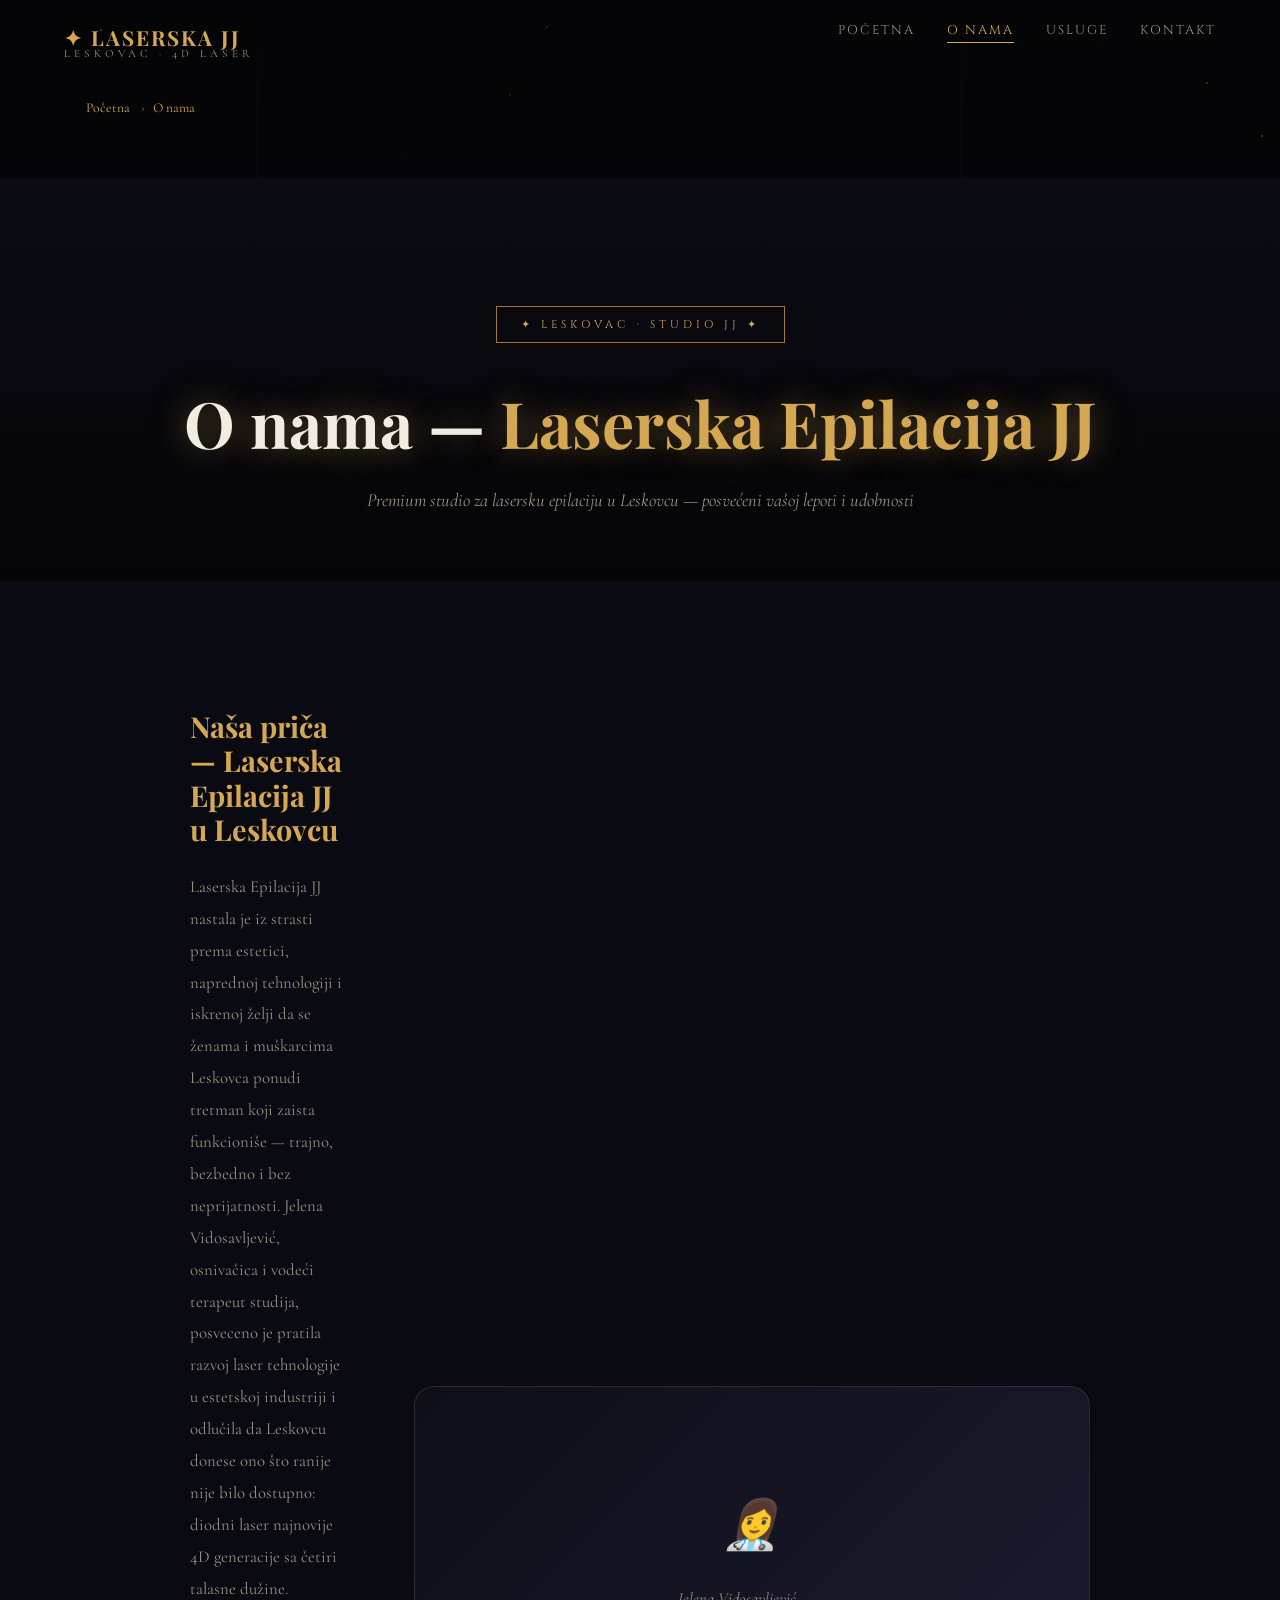
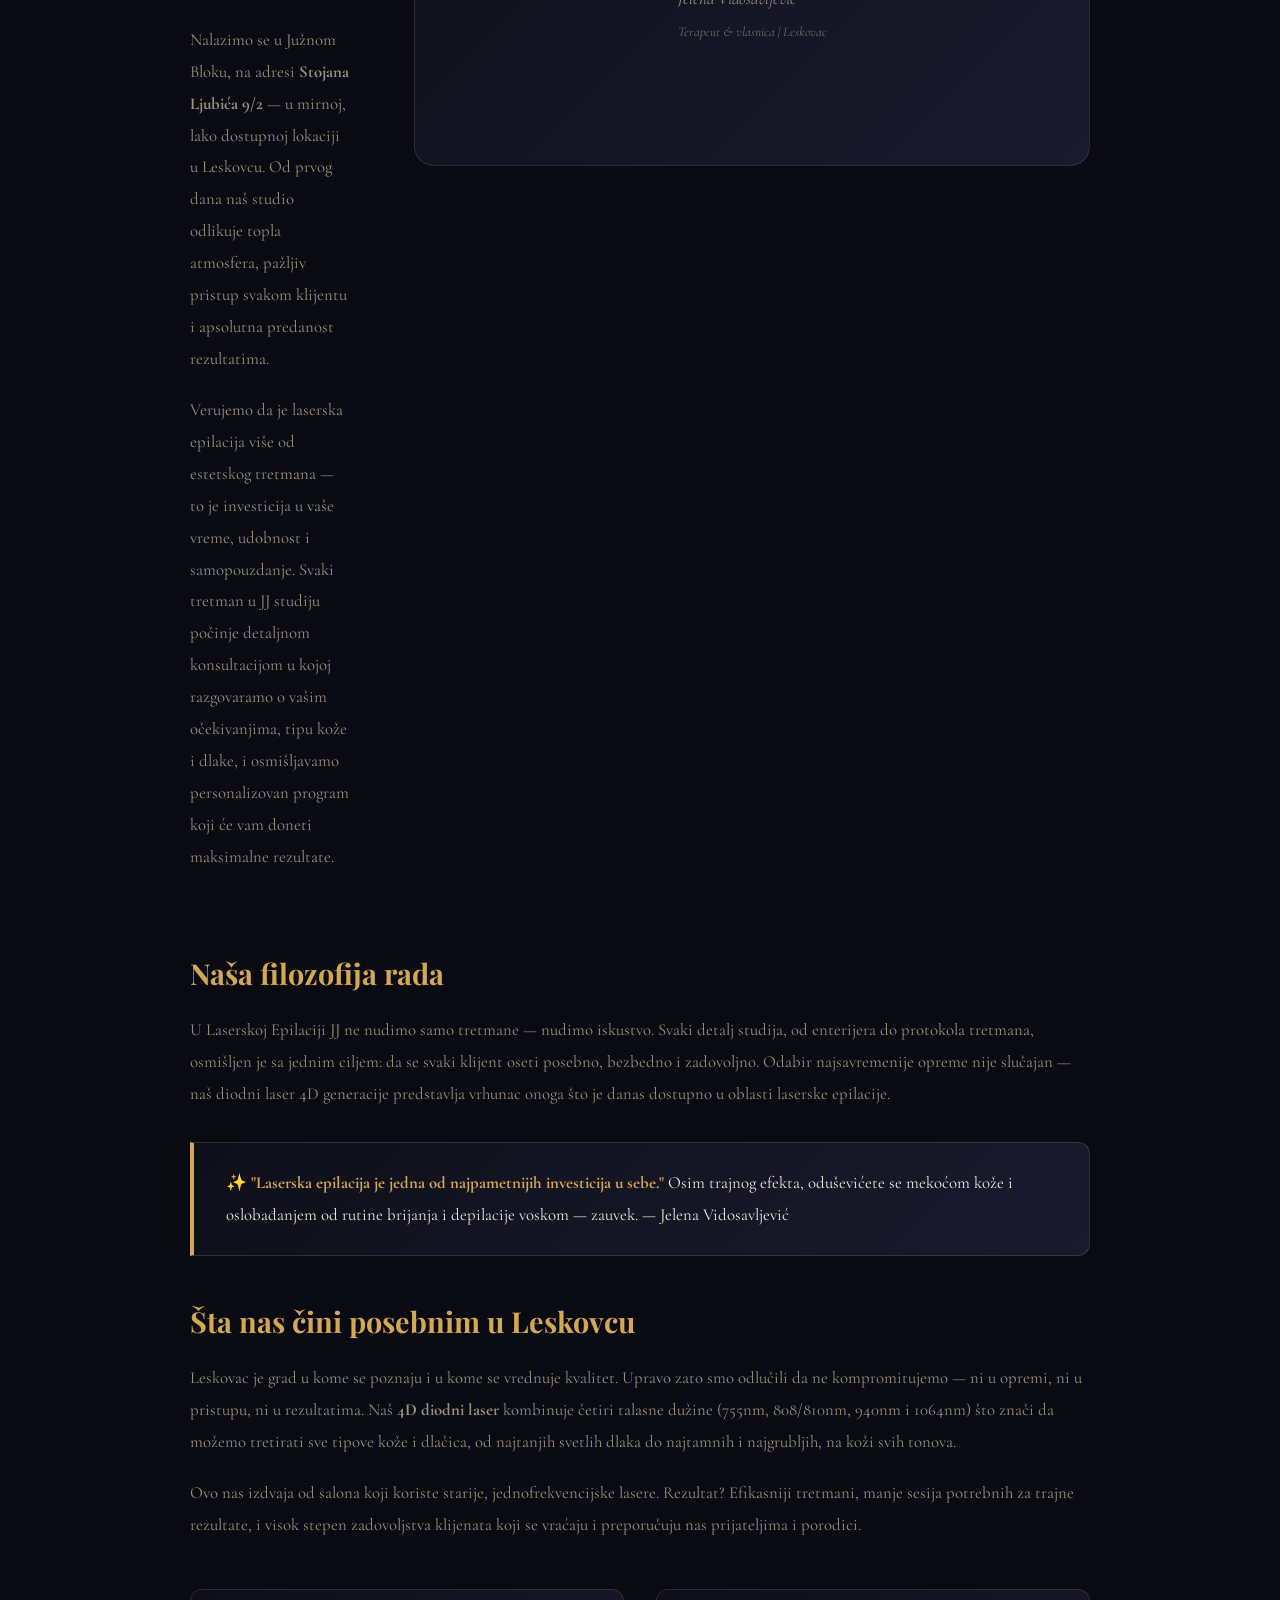
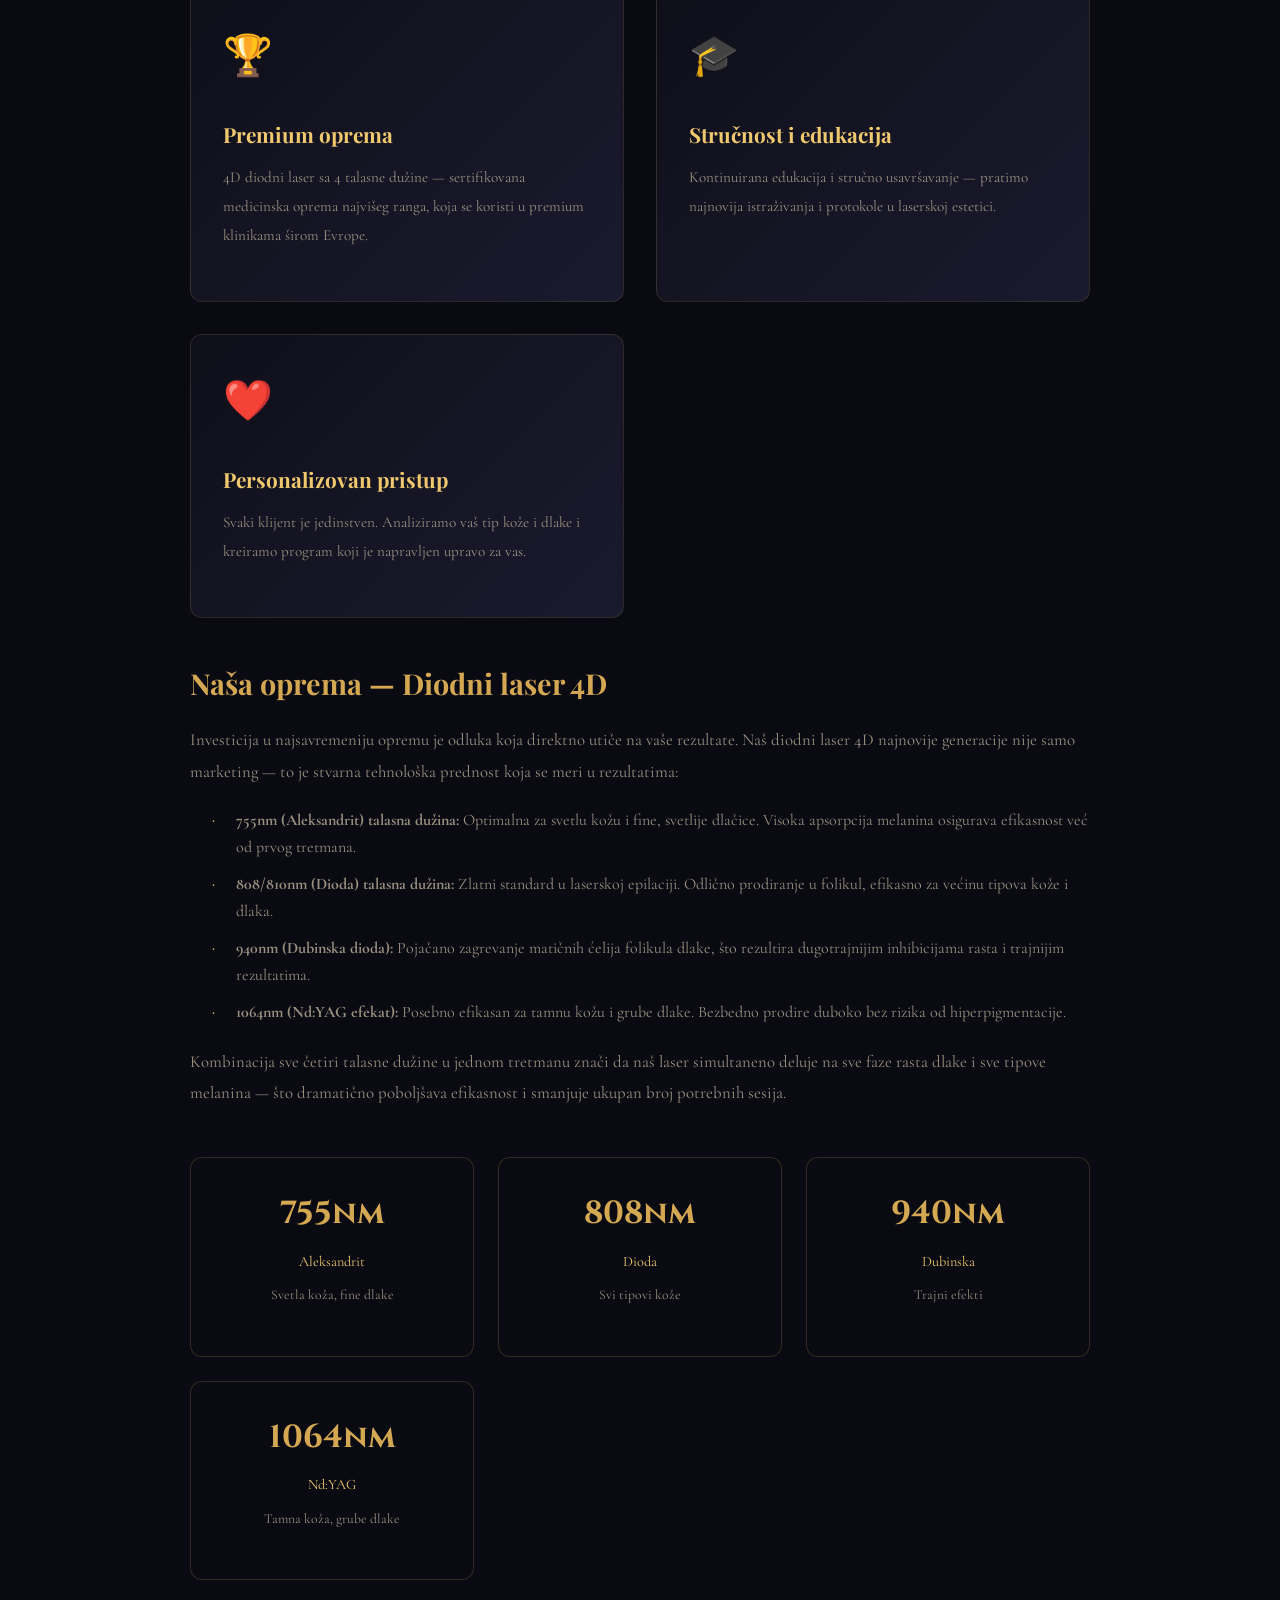
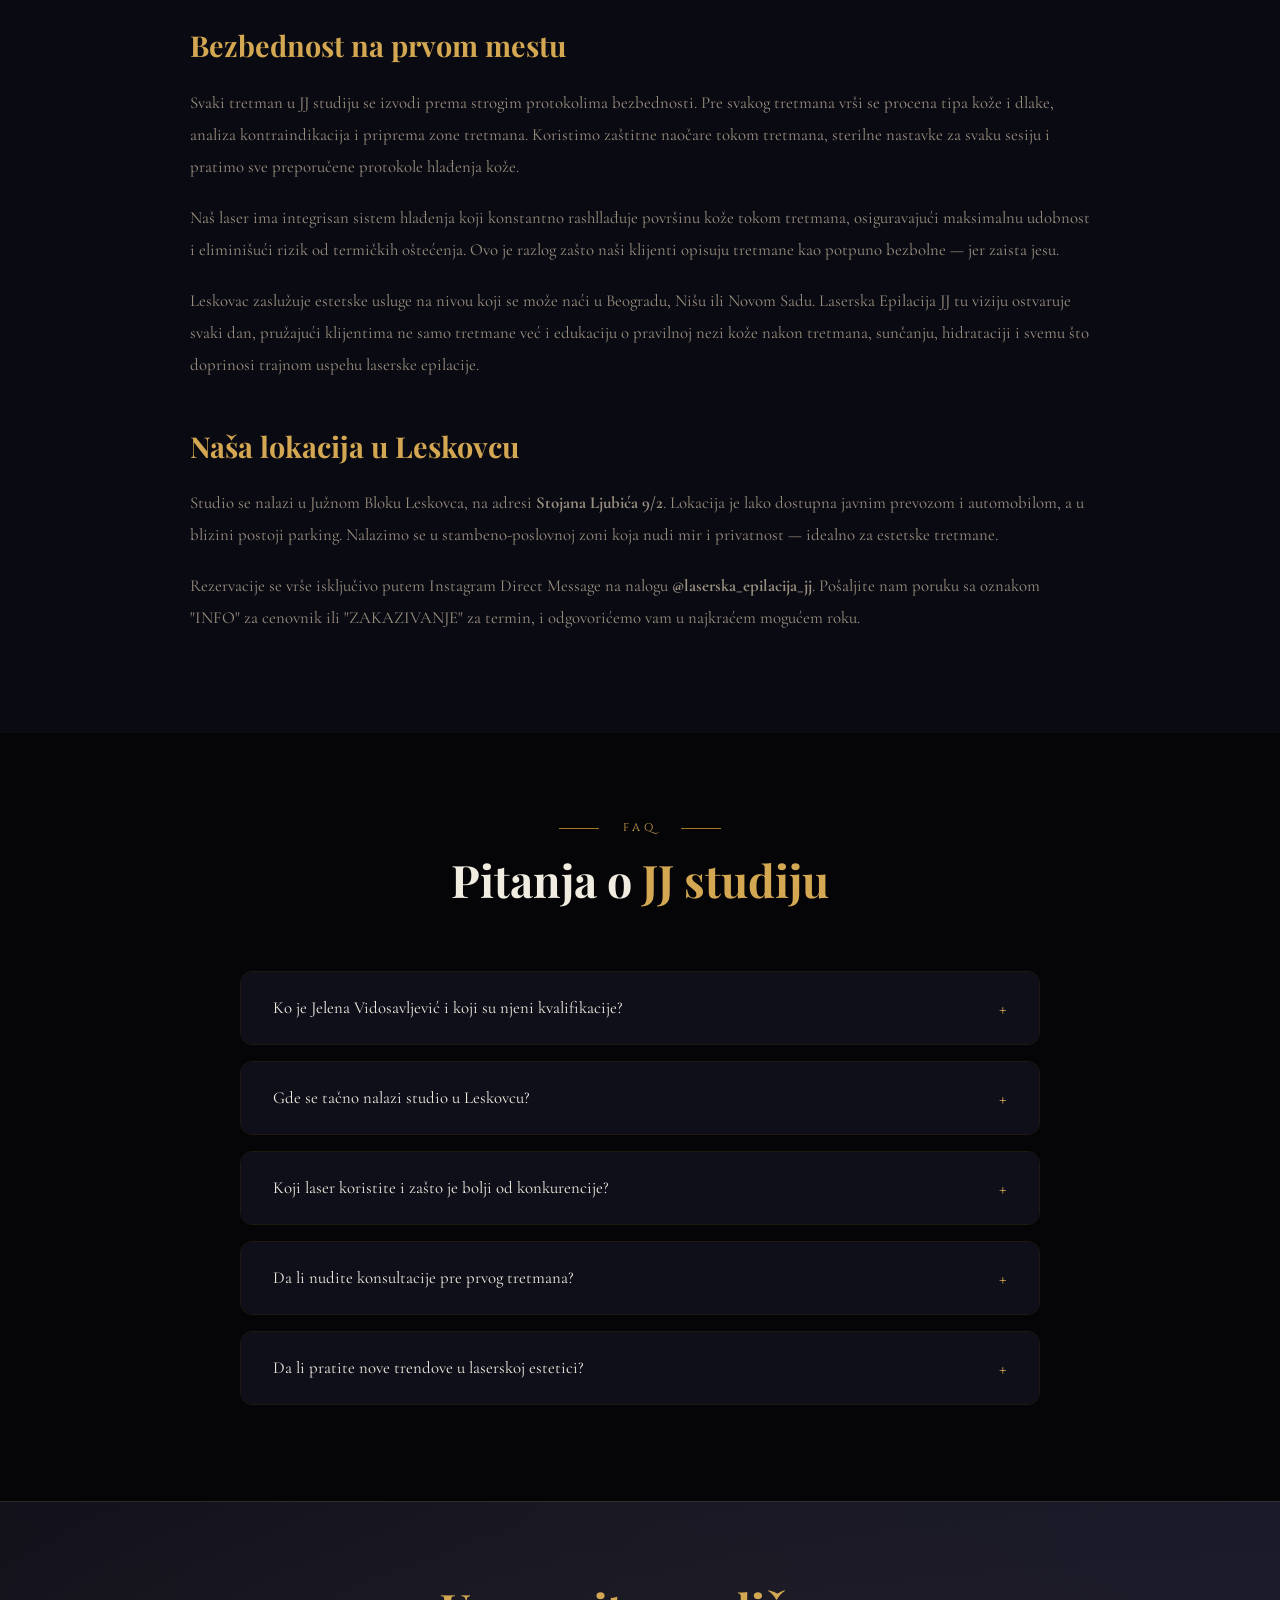
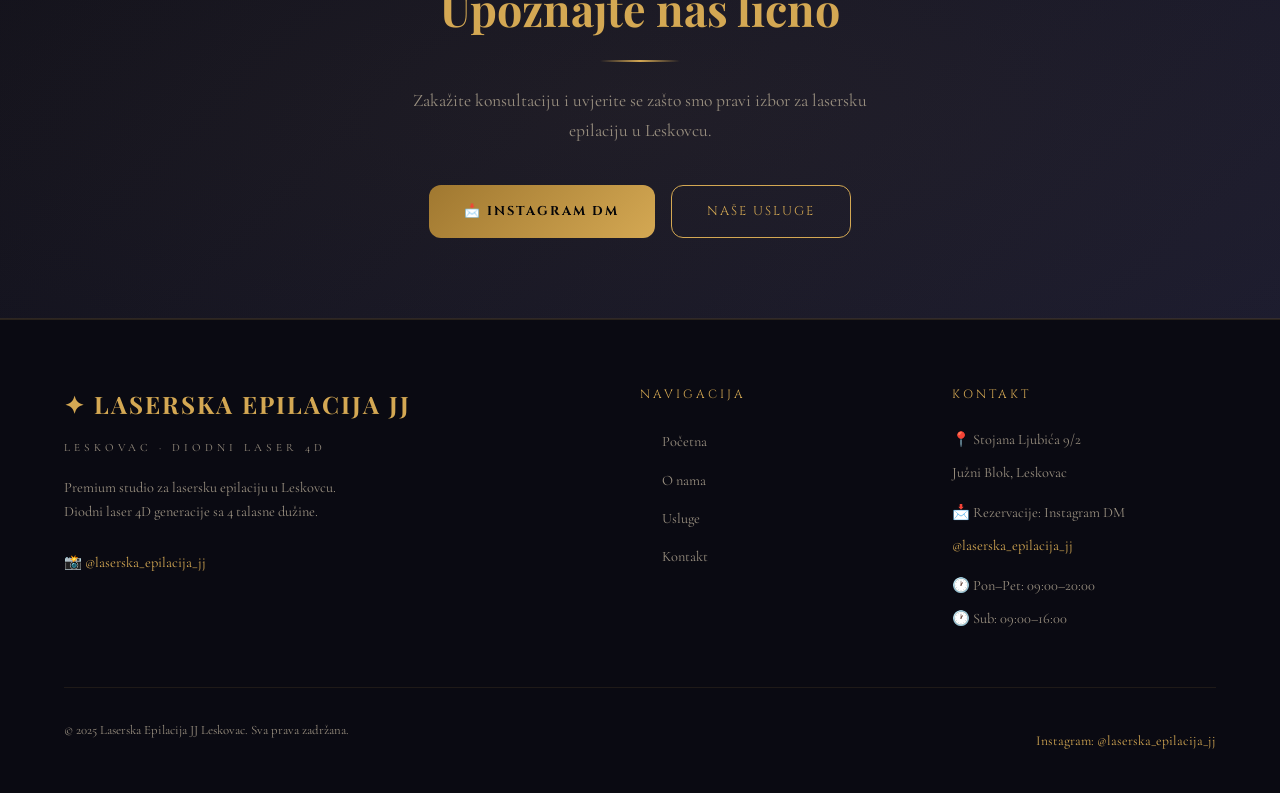
<file: o-nama.html>
<!DOCTYPE html>
<html lang="sr">
<head>
<meta charset="UTF-8">
<meta name="viewport" content="width=device-width, initial-scale=1.0">
<title>O nama | Laserska Epilacija JJ Leskovac – Jelena Vidosavljević</title>
<meta name="description" content="Upoznajte Lasersku Epilaciju JJ u Leskovcu. Jelena Vidosavljević i njen tim nude premium tretmane diodnim laserom 4D na adresi Stojana Ljubića 9/2, Južni Blok.">
<meta name="keywords" content="laserska epilacija JJ Leskovac, Jelena Vidosavljević laserska epilacija, diodni laser Leskovac studio, estetski salon Leskovac">
<meta name="robots" content="index, follow">
<link rel="canonical" href="https://laserska-epilacija-leskovac.com.in.rs/o-nama.html">
<meta property="og:title" content="O nama | Laserska Epilacija JJ Leskovac">
<meta property="og:description" content="Premium studio za lasersku epilaciju u Leskovcu. Jelena Vidosavljević — stručnjak za diodnu lasersku epilaciju 4D generacije.">
<meta property="og:type" content="website">
<meta property="og:url" content="https://laserska-epilacija-leskovac.com.in.rs/o-nama.html">
<meta property="og:image" content="https://laserska-epilacija-leskovac.com.in.rs/og-image.webp">
<meta name="twitter:card" content="summary_large_image">
<meta name="twitter:title" content="O nama | Laserska Epilacija JJ Leskovac">
<meta name="twitter:description" content="Premium studio za lasersku epilaciju u Leskovcu sa diodnim laserom 4D generacije.">
<link rel="icon" type="image/x-icon" href="favicon.ico">
<link rel="preconnect" href="https://fonts.googleapis.com">
<link rel="preconnect" href="https://fonts.gstatic.com" crossorigin>
<link href="https://fonts.googleapis.com/css2?family=Playfair+Display:ital,wght@0,700;1,400&family=Cormorant+Garamond:ital,wght@0,400;0,600;1,400&family=Cinzel:wght@400;700&display=swap" rel="stylesheet">
<link rel="stylesheet" href="style.css">
<script type="application/ld+json">
{
  "@context": "https://schema.org",
  "@type": "LocalBusiness",
  "name": "Laserska Epilacija JJ Leskovac",
  "url": "https://laserska-epilacija-leskovac.com.in.rs",
  "description": "Premium studio za lasersku epilaciju u Leskovcu sa diodnim laserom 4D generacije.",
  "address": {
    "@type": "PostalAddress",
    "streetAddress": "Stojana Ljubića 9/2",
    "addressLocality": "Leskovac",
    "postalCode": "16000",
    "addressCountry": "RS"
  },
  "sameAs": ["https://www.instagram.com/laserska_epilacija_jj/"]
}
</script>
<script type="application/ld+json">
{
  "@context": "https://schema.org",
  "@type": "FAQPage",
  "mainEntity": [
    {"@type":"Question","name":"Ko je Jelena Vidosavljević?","acceptedAnswer":{"@type":"Answer","text":"Jelena Vidosavljević je vlasnica i terapeut salona Laserska epilacija JJ u Leskovcu, stručnjak za lasersku epilaciju diodnim laserom 4D generacije."}},
    {"@type":"Question","name":"Gde se nalazi salon za lasersku epilaciju JJ u Leskovcu?","acceptedAnswer":{"@type":"Answer","text":"Salon se nalazi na adresi Stojana Ljubića 9/2, Južni Blok, Leskovac."}},
    {"@type":"Question","name":"Koji laser koristi JJ studio u Leskovcu?","acceptedAnswer":{"@type":"Answer","text":"Koristimo diodni laser 4D generacije sa 4 talasne dužine: 755nm, 808nm, 940nm i 1064nm — najsavremeniji dostupni sistem."}},
    {"@type":"Question","name":"Da li je salon akreditovan?","acceptedAnswer":{"@type":"Answer","text":"Koristimo sertifikovanu medicinsku opremu i sve procedure se izvode prema standardima bezbednosti u estetskoj dermatologiji."}},
    {"@type":"Question","name":"Kako da pratim JJ studio na Instagram-u?","acceptedAnswer":{"@type":"Answer","text":"Pratite nas na Instagram nalogu @laserska_epilacija_jj. Tamo objavljujemo rezultate, akcije i zakazujemo termine putem DM."}}
  ]
}
</script>
<script type="application/ld+json">
{
  "@context": "https://schema.org",
  "@type": "BreadcrumbList",
  "itemListElement": [
    {"@type":"ListItem","position":1,"name":"Početna","item":"https://laserska-epilacija-leskovac.com.in.rs/"},
    {"@type":"ListItem","position":2,"name":"O nama","item":"https://laserska-epilacija-leskovac.com.in.rs/o-nama.html"}
  ]
}
</script>
</head>
<body>
<div class="laser-bg"></div>
<div class="particles"></div>

<nav>
  <div class="nav-inner">
    <a href="index.html" class="logo">
      <span class="logo-main">✦ Laserska JJ</span>
      <span class="logo-sub">Leskovac · 4D Laser</span>
    </a>
    <ul class="nav-links">
      <li><a href="index.html">Početna</a></li>
      <li><a href="o-nama.html">O nama</a></li>
      <li><a href="usluge.html">Usluge</a></li>
      <li><a href="kontakt.html">Kontakt</a></li>
    </ul>
    <div class="burger" role="button" tabindex="0" aria-label="Meni"><span></span><span></span><span></span></div>
  </div>
</nav>

<!-- BREADCRUMB -->
<div class="breadcrumb">
  <div class="container">
    <ol class="breadcrumb-list" itemscope itemtype="https://schema.org/BreadcrumbList">
      <li itemprop="itemListElement" itemscope itemtype="https://schema.org/ListItem">
        <a href="index.html" itemprop="item"><span itemprop="name">Početna</span></a>
        <meta itemprop="position" content="1">
      </li>
      <li itemprop="itemListElement" itemscope itemtype="https://schema.org/ListItem">
        <span itemprop="name">O nama</span>
        <meta itemprop="position" content="2">
      </li>
    </ol>
  </div>
</div>

<!-- PAGE HERO -->
<div class="page-hero">
  <div class="container">
    <div class="hero-badge">✦ Leskovac · Studio JJ ✦</div>
    <h1 class="glow-text">O nama — <span style="color:var(--gold)">Laserska Epilacija JJ</span></h1>
    <p class="page-hero-sub">Premium studio za lasersku epilaciju u Leskovcu — posvećeni vašoj lepoti i udobnosti</p>
  </div>
</div>

<!-- MAIN CONTENT -->
<section class="content-section" style="padding:5rem 0">
  <div class="container">
    <div class="content-inner">

      <div class="about-inner" style="margin-bottom:4rem">
        <div class="about-text fade-in-left">
          <h2>Naša priča — Laserska Epilacija JJ u Leskovcu</h2>
          <p>Laserska Epilacija JJ nastala je iz strasti prema estetici, naprednoj tehnologiji i iskrenoj želji da se ženama i muškarcima Leskovca ponudi tretman koji zaista funkcioniše — trajno, bezbedno i bez neprijatnosti. Jelena Vidosavljević, osnivačica i vodeći terapeut studija, posveceno je pratila razvoj laser tehnologije u estetskoj industriji i odlučila da Leskovcu donese ono što ranije nije bilo dostupno: diodni laser najnovije 4D generacije sa četiri talasne dužine.</p>
          <p>Nalazimo se u Južnom Bloku, na adresi <strong>Stojana Ljubića 9/2</strong> — u mirnoj, lako dostupnoj lokaciji u Leskovcu. Od prvog dana naš studio odlikuje topla atmosfera, pažljiv pristup svakom klijentu i apsolutna predanost rezultatima.</p>
          <p>Verujemo da je laserska epilacija više od estetskog tretmana — to je investicija u vaše vreme, udobnost i samopouzdanje. Svaki tretman u JJ studiju počinje detaljnom konsultacijom u kojoj razgovaramo o vašim očekivanjima, tipu kože i dlake, i osmišljavamo personalizovan program koji će vam doneti maksimalne rezultate.</p>
        </div>
        <div class="about-visual fade-in-right">
          <div class="img-placeholder" style="height:380px;border-radius:20px" role="img" aria-label="Laserska epilacija JJ studio Leskovac Jelena Vidosavljević">
            <span>👩‍⚕️</span>
            <p>Jelena Vidosavljević<br><small style="font-size:.8em;opacity:.7">Terapeut & vlasnica | Leskovac</small></p>
          </div>
        </div>
      </div>

      <h2>Naša filozofija rada</h2>
      <p>U Laserskoj Epilaciji JJ ne nudimo samo tretmane — nudimo iskustvo. Svaki detalj studija, od enterijera do protokola tretmana, osmišljen je sa jednim ciljem: da se svaki klijent oseti posebno, bezbedno i zadovoljno. Odabir najsavremenije opreme nije slučajan — naš diodni laser 4D generacije predstavlja vrhunac onoga što je danas dostupno u oblasti laserske epilacije.</p>

      <div class="highlight-box fade-in">
        <p>✨ <strong style="color:var(--gold)">"Laserska epilacija je jedna od najpametnijih investicija u sebe."</strong> Osim trajnog efekta, oduševićete se mekoćom kože i oslobađanjem od rutine brijanja i depilacije voskom — zauvek. — Jelena Vidosavljević</p>
      </div>

      <h2>Šta nas čini posebnim u Leskovcu</h2>
      <p>Leskovac je grad u kome se poznaju i u kome se vrednuje kvalitet. Upravo zato smo odlučili da ne kompromitujemo — ni u opremi, ni u pristupu, ni u rezultatima. Naš <strong>4D diodni laser</strong> kombinuje četiri talasne dužine (755nm, 808/810nm, 940nm i 1064nm) što znači da možemo tretirati sve tipove kože i dlačica, od najtanjih svetlih dlaka do najtamnih i najgrubljih, na koži svih tonova.</p>
      <p>Ovo nas izdvaja od salona koji koriste starije, jednofrekvencijske lasere. Rezultat? Efikasniji tretmani, manje sesija potrebnih za trajne rezultate, i visok stepen zadovoljstva klijenata koji se vraćaju i preporučuju nas prijateljima i porodici.</p>

      <div class="grid-3 fade-in" style="margin:3rem 0">
        <div class="card">
          <span class="card-icon">🏆</span>
          <h3 class="card-title">Premium oprema</h3>
          <p class="card-text">4D diodni laser sa 4 talasne dužine — sertifikovana medicinska oprema najvišeg ranga, koja se koristi u premium klinikama širom Evrope.</p>
        </div>
        <div class="card">
          <span class="card-icon">🎓</span>
          <h3 class="card-title">Stručnost i edukacija</h3>
          <p class="card-text">Kontinuirana edukacija i stručno usavršavanje — pratimo najnovija istraživanja i protokole u laserskoj estetici.</p>
        </div>
        <div class="card">
          <span class="card-icon">❤️</span>
          <h3 class="card-title">Personalizovan pristup</h3>
          <p class="card-text">Svaki klijent je jedinstven. Analiziramo vaš tip kože i dlake i kreiramo program koji je napravljen upravo za vas.</p>
        </div>
      </div>

      <h2>Naša oprema — Diodni laser 4D</h2>
      <p>Investicija u najsavremeniju opremu je odluka koja direktno utiče na vaše rezultate. Naš diodni laser 4D najnovije generacije nije samo marketing — to je stvarna tehnološka prednost koja se meri u rezultatima:</p>
      <ul>
        <li><strong>755nm (Aleksandrit) talasna dužina:</strong> Optimalna za svetlu kožu i fine, svetlije dlačice. Visoka apsorpcija melanina osigurava efikasnost već od prvog tretmana.</li>
        <li><strong>808/810nm (Dioda) talasna dužina:</strong> Zlatni standard u laserskoj epilaciji. Odlično prodiranje u folikul, efikasno za većinu tipova kože i dlaka.</li>
        <li><strong>940nm (Dubinska dioda):</strong> Pojačano zagrevanje matičnih ćelija folikula dlake, što rezultira dugotrajnijim inhibicijama rasta i trajnijim rezultatima.</li>
        <li><strong>1064nm (Nd:YAG efekat):</strong> Posebno efikasan za tamnu kožu i grube dlake. Bezbedno prodire duboko bez rizika od hiperpigmentacije.</li>
      </ul>
      <p>Kombinacija sve četiri talasne dužine u jednom tretmanu znači da naš laser simultaneno deluje na sve faze rasta dlake i sve tipove melanina — što dramatično poboljšava efikasnost i smanjuje ukupan broj potrebnih sesija.</p>

      <div class="wavelength-grid fade-in" style="margin:3rem 0">
        <div class="wave-card">
          <span class="wave-nm">755nm</span>
          <div class="wave-name">Aleksandrit</div>
          <p class="wave-desc">Svetla koža, fine dlake</p>
        </div>
        <div class="wave-card">
          <span class="wave-nm">808nm</span>
          <div class="wave-name">Dioda</div>
          <p class="wave-desc">Svi tipovi kože</p>
        </div>
        <div class="wave-card">
          <span class="wave-nm">940nm</span>
          <div class="wave-name">Dubinska</div>
          <p class="wave-desc">Trajni efekti</p>
        </div>
        <div class="wave-card">
          <span class="wave-nm">1064nm</span>
          <div class="wave-name">Nd:YAG</div>
          <p class="wave-desc">Tamna koža, grube dlake</p>
        </div>
      </div>

      <h2>Bezbednost na prvom mestu</h2>
      <p>Svaki tretman u JJ studiju se izvodi prema strogim protokolima bezbednosti. Pre svakog tretmana vrši se procena tipa kože i dlake, analiza kontraindikacija i priprema zone tretmana. Koristimo zaštitne naočare tokom tretmana, sterilne nastavke za svaku sesiju i pratimo sve preporučene protokole hlađenja kože.</p>
      <p>Naš laser ima integrisan sistem hlađenja koji konstantno rashllađuje površinu kože tokom tretmana, osiguravajući maksimalnu udobnost i eliminišući rizik od termičkih oštećenja. Ovo je razlog zašto naši klijenti opisuju tretmane kao potpuno bezbolne — jer zaista jesu.</p>
      <p>Leskovac zaslužuje estetske usluge na nivou koji se može naći u Beogradu, Nišu ili Novom Sadu. Laserska Epilacija JJ tu viziju ostvaruje svaki dan, pružajući klijentima ne samo tretmane već i edukaciju o pravilnoj nezi kože nakon tretmana, sunčanju, hidrataciji i svemu što doprinosi trajnom uspehu laserske epilacije.</p>

      <h2>Naša lokacija u Leskovcu</h2>
      <p>Studio se nalazi u Južnom Bloku Leskovca, na adresi <strong>Stojana Ljubića 9/2</strong>. Lokacija je lako dostupna javnim prevozom i automobilom, a u blizini postoji parking. Nalazimo se u stambeno-poslovnoj zoni koja nudi mir i privatnost — idealno za estetske tretmane.</p>
      <p>Rezervacije se vrše isključivo putem Instagram Direct Message na nalogu <strong>@laserska_epilacija_jj</strong>. Pošaljite nam poruku sa oznakom "INFO" za cenovnik ili "ZAKAZIVANJE" za termin, i odgovorićemo vam u najkraćem mogućem roku.</p>
    </div>
  </div>
</section>

<!-- FAQ -->
<section style="padding:5rem 0;position:relative;z-index:1">
  <div class="container">
    <div class="section-header fade-in">
      <div class="section-label">FAQ</div>
      <h2 class="section-title">Pitanja o <span>JJ studiju</span></h2>
    </div>
    <div class="faq-list">
      <div class="faq-item">
        <button class="faq-question">Ko je Jelena Vidosavljević i koji su njeni kvalifikacije?<span class="faq-icon">+</span></button>
        <div class="faq-answer"><div class="faq-answer-inner"><p>Jelena Vidosavljević je vlasnica i vodeći terapeut Laserske Epilacije JJ u Leskovcu. Prošla je stručnu edukaciju u oblasti laserske estetike i kontinuirano prati razvoj novih tehnika i protokola. Njeno iskustvo i posvećenost kvalitetu ogledaju se u svim rezultatima koje vidite na našem Instagram profilu.</p></div></div>
      </div>
      <div class="faq-item">
        <button class="faq-question">Gde se tačno nalazi studio u Leskovcu?<span class="faq-icon">+</span></button>
        <div class="faq-answer"><div class="faq-answer-inner"><p>Studio se nalazi na adresi Stojana Ljubića 9/2, Južni Blok, Leskovac. Nalazimo se u stambeno-poslovnom objektu u mirnoj zoni, lako dostupnoj automobilom i javnim prevozom. Tačnu lokaciju možete pronaći pretraživanjem adrese u Google Maps ili nas kontaktirajte putem Instagram DM za dodatne informacije o dolasku.</p></div></div>
      </div>
      <div class="faq-item">
        <button class="faq-question">Koji laser koristite i zašto je bolji od konkurencije?<span class="faq-icon">+</span></button>
        <div class="faq-answer"><div class="faq-answer-inner"><p>Koristimo diodni laser 4D najnovije generacije sa četiri talasne dužine: 755nm, 808nm, 940nm i 1064nm. Ova kombinacija nam omogućava da tretiramo sve tipove kože i dlake efikasnije od lasera sa jednom talasnom dužinom. Rezultat su bržI rezultati, manje sesija i veći stepen trajnosti efekata. Laser je sertifikovan i odgovara medicinskim standardima EU.</p></div></div>
      </div>
      <div class="faq-item">
        <button class="faq-question">Da li nudite konsultacije pre prvog tretmana?<span class="faq-icon">+</span></button>
        <div class="faq-answer"><div class="faq-answer-inner"><p>Da, svaki novi klijent prolazi kroz besplatnu konsultaciju pre prvog tretmana. Tokom konsultacije analiziramo vaš tip kože (po Fitzpatrick skali), debljinu i boju dlake, eventualne kontraindikacije i osmišljavamo personalizovan plan tretmana. Konsultacija se zakazuje putem Instagram DM na @laserska_epilacija_jj.</p></div></div>
      </div>
      <div class="faq-item">
        <button class="faq-question">Da li pratite nove trendove u laserskoj estetici?<span class="faq-icon">+</span></button>
        <div class="faq-answer"><div class="faq-answer-inner"><p>Apsolutno. Laserska estetika je brzo rastuće polje i mi kontinuirano pratimo najnovije studije, konferencije i protokole. Ulažemo u edukaciju i modernizaciju opreme kako bismo klijentima uvek nudili tretmane prema najvišim standardima. Naš cilj je da Leskovac ima studio koji parira najboljima u Srbiji.</p></div></div>
      </div>
    </div>
  </div>
</section>

<!-- CTA -->
<section class="cta-section" style="padding:5rem 0">
  <div class="container">
    <div class="cta-inner fade-in">
      <h2 class="cta-title">Upoznajte nas lično</h2>
      <div class="gold-divider"></div>
      <p class="cta-desc">Zakažite konsultaciju i uvjerite se zašto smo pravi izbor za lasersku epilaciju u Leskovcu.</p>
      <div class="cta-buttons">
        <a href="https://www.instagram.com/laserska_epilacija_jj/" target="_blank" rel="noopener" class="btn btn-primary">📩 Instagram DM</a>
        <a href="usluge.html" class="btn btn-outline">Naše usluge</a>
      </div>
    </div>
  </div>
</section>

<footer>
  <div class="container">
    <div class="footer-grid">
      <div class="footer-brand">
        <span class="logo-main" style="color:var(--gold)">✦ Laserska Epilacija JJ</span>
        <span class="logo-sub">Leskovac · Diodni Laser 4D</span>
        <p class="footer-desc">Premium studio za lasersku epilaciju u Leskovcu. Diodni laser 4D generacije sa 4 talasne dužine.</p>
        <div style="margin-top:1.5rem"><a href="https://www.instagram.com/laserska_epilacija_jj/" target="_blank" rel="noopener" style="color:var(--gold);font-size:.9rem">📸 @laserska_epilacija_jj</a></div>
      </div>
      <div>
        <div class="footer-heading">Navigacija</div>
        <ul class="footer-links">
          <li><a href="index.html">Početna</a></li>
          <li><a href="o-nama.html">O nama</a></li>
          <li><a href="usluge.html">Usluge</a></li>
          <li><a href="kontakt.html">Kontakt</a></li>
        </ul>
      </div>
      <div>
        <div class="footer-heading">Kontakt</div>
        <div class="footer-contact">
          <p>📍 Stojana Ljubića 9/2</p>
          <p>Južni Blok, Leskovac</p>
          <p style="margin-top:1rem">📩 Rezervacije: Instagram DM</p>
          <p><a href="https://www.instagram.com/laserska_epilacija_jj/" target="_blank" rel="noopener">@laserska_epilacija_jj</a></p>
          <p style="margin-top:1rem">🕐 Pon–Pet: 09:00–20:00</p>
          <p>🕐 Sub: 09:00–16:00</p>
        </div>
      </div>
    </div>
    <div class="footer-bottom">
      <p class="footer-copy">© 2025 Laserska Epilacija JJ Leskovac. Sva prava zadržana.</p>
      <div class="footer-insta"><a href="https://www.instagram.com/laserska_epilacija_jj/" target="_blank" rel="noopener">Instagram: @laserska_epilacija_jj</a></div>
    </div>
  </div>
</footer>
<script src="script.js" defer></script>
</body>
</html>
</file>
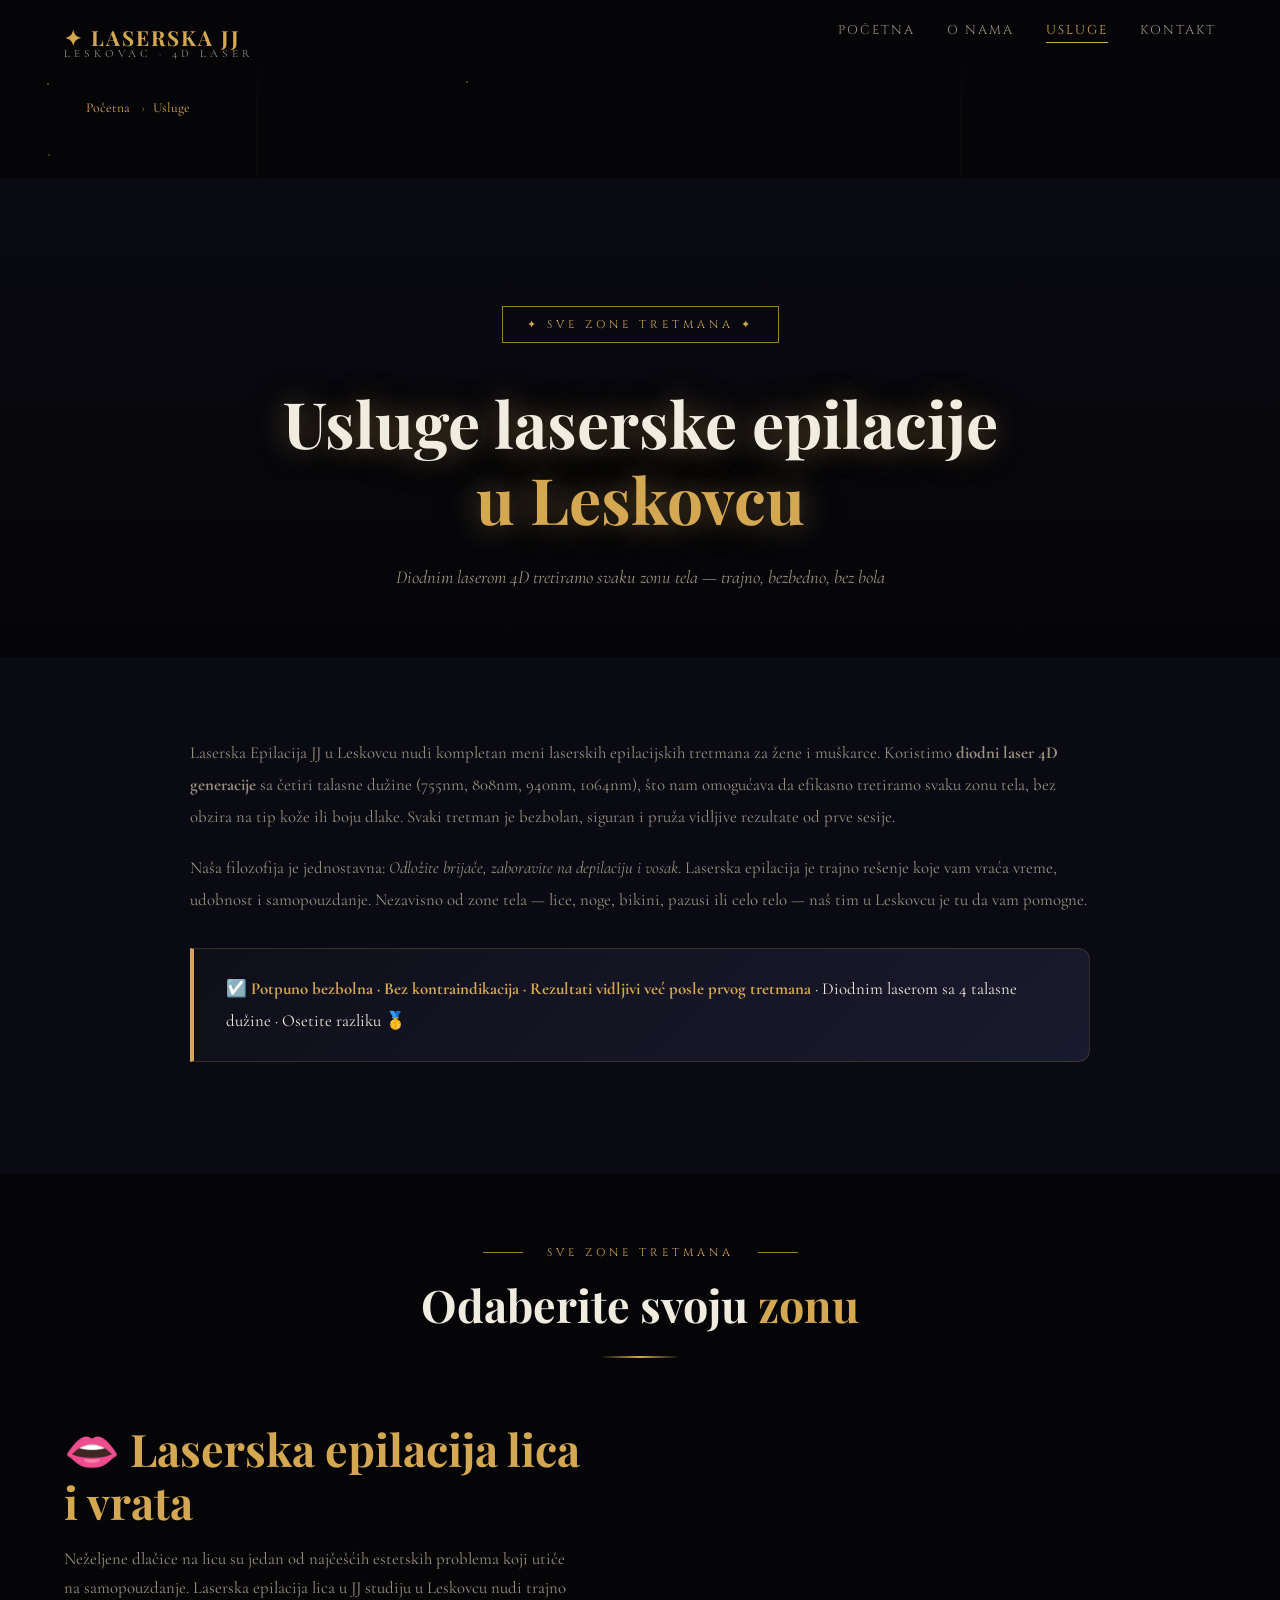
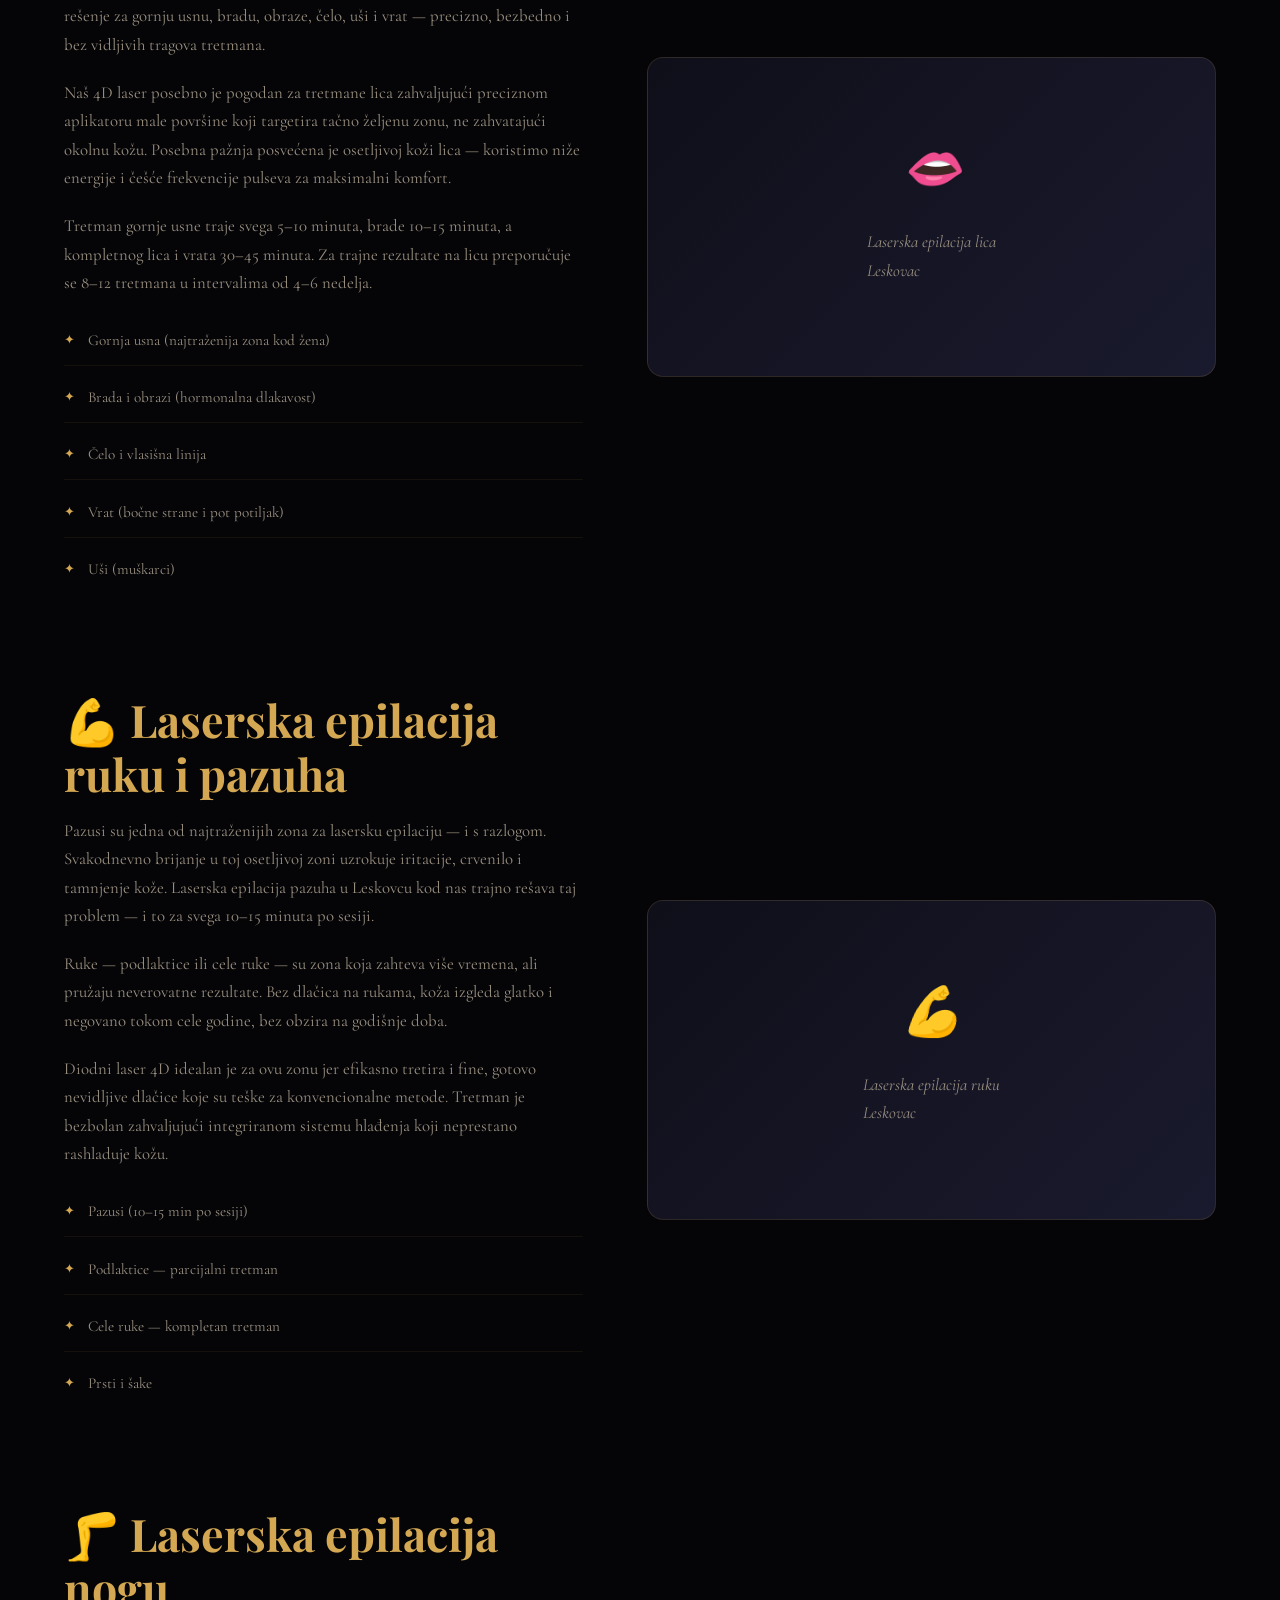
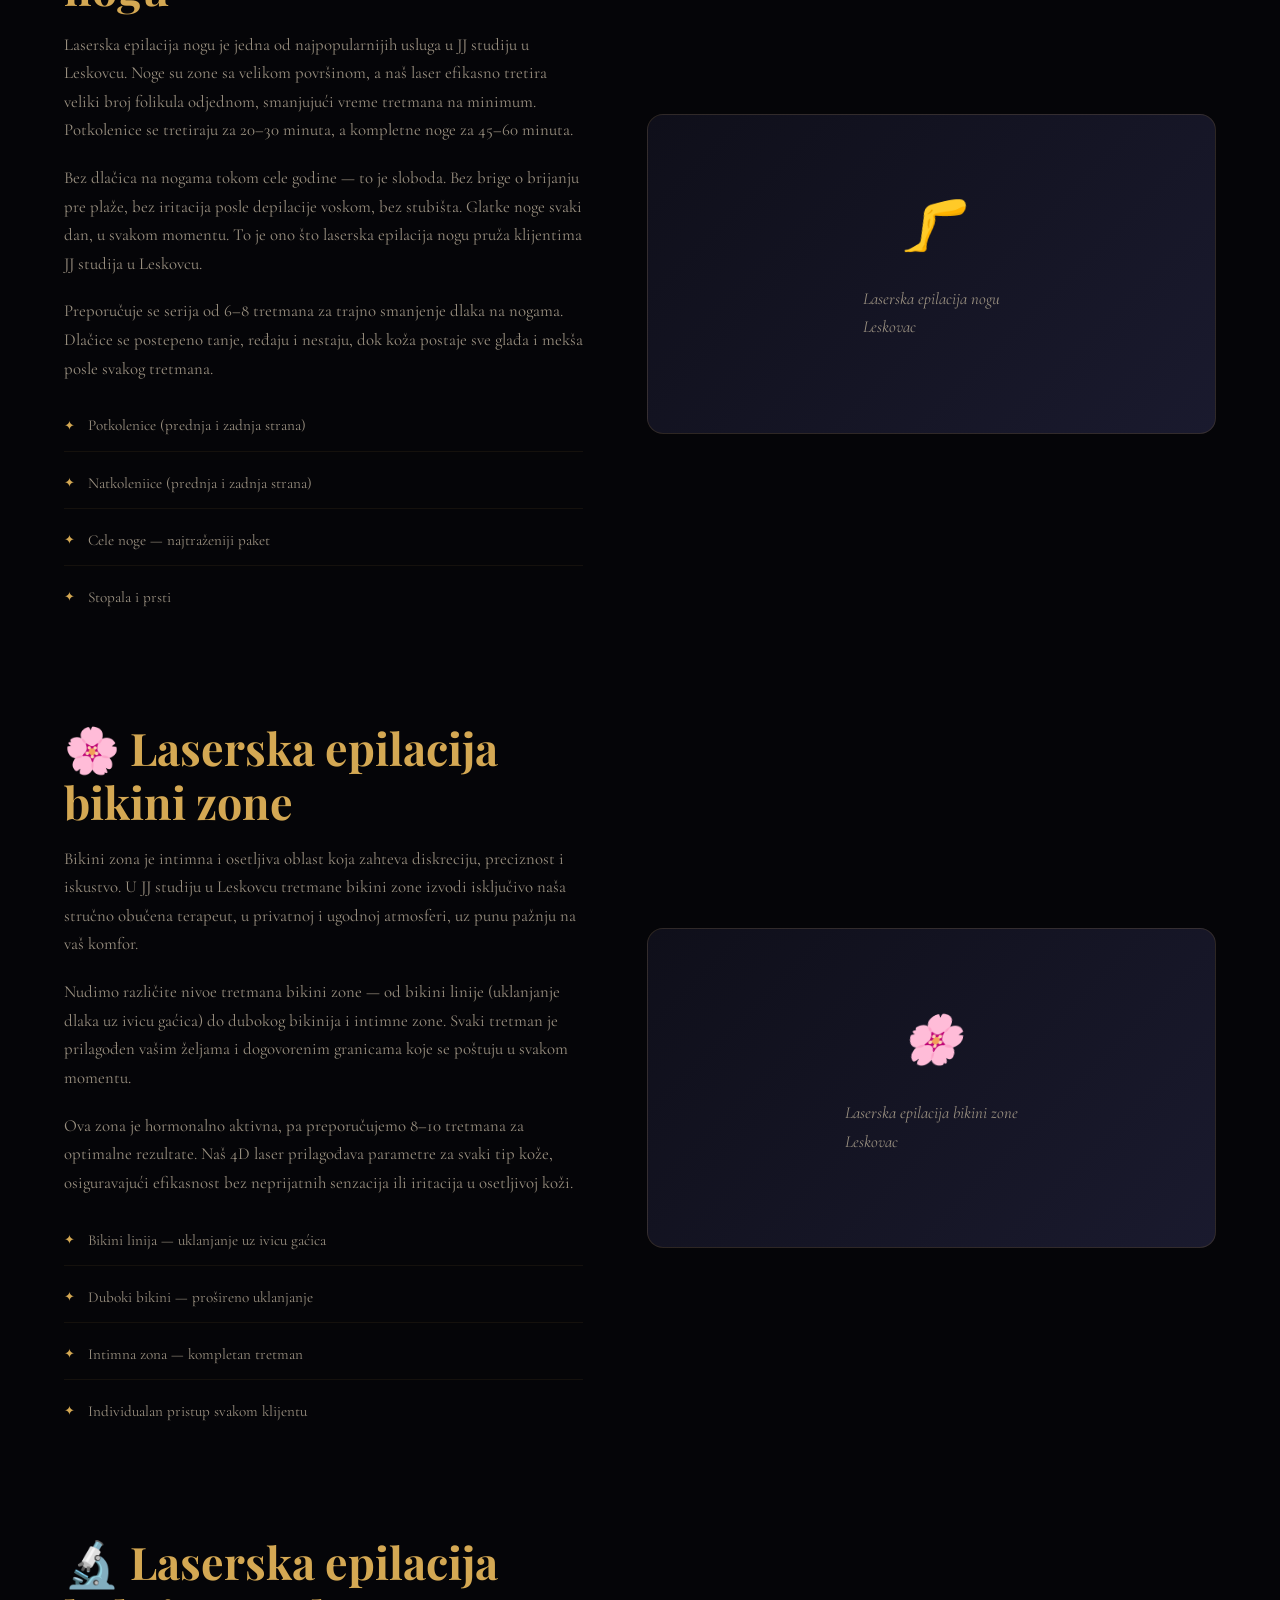
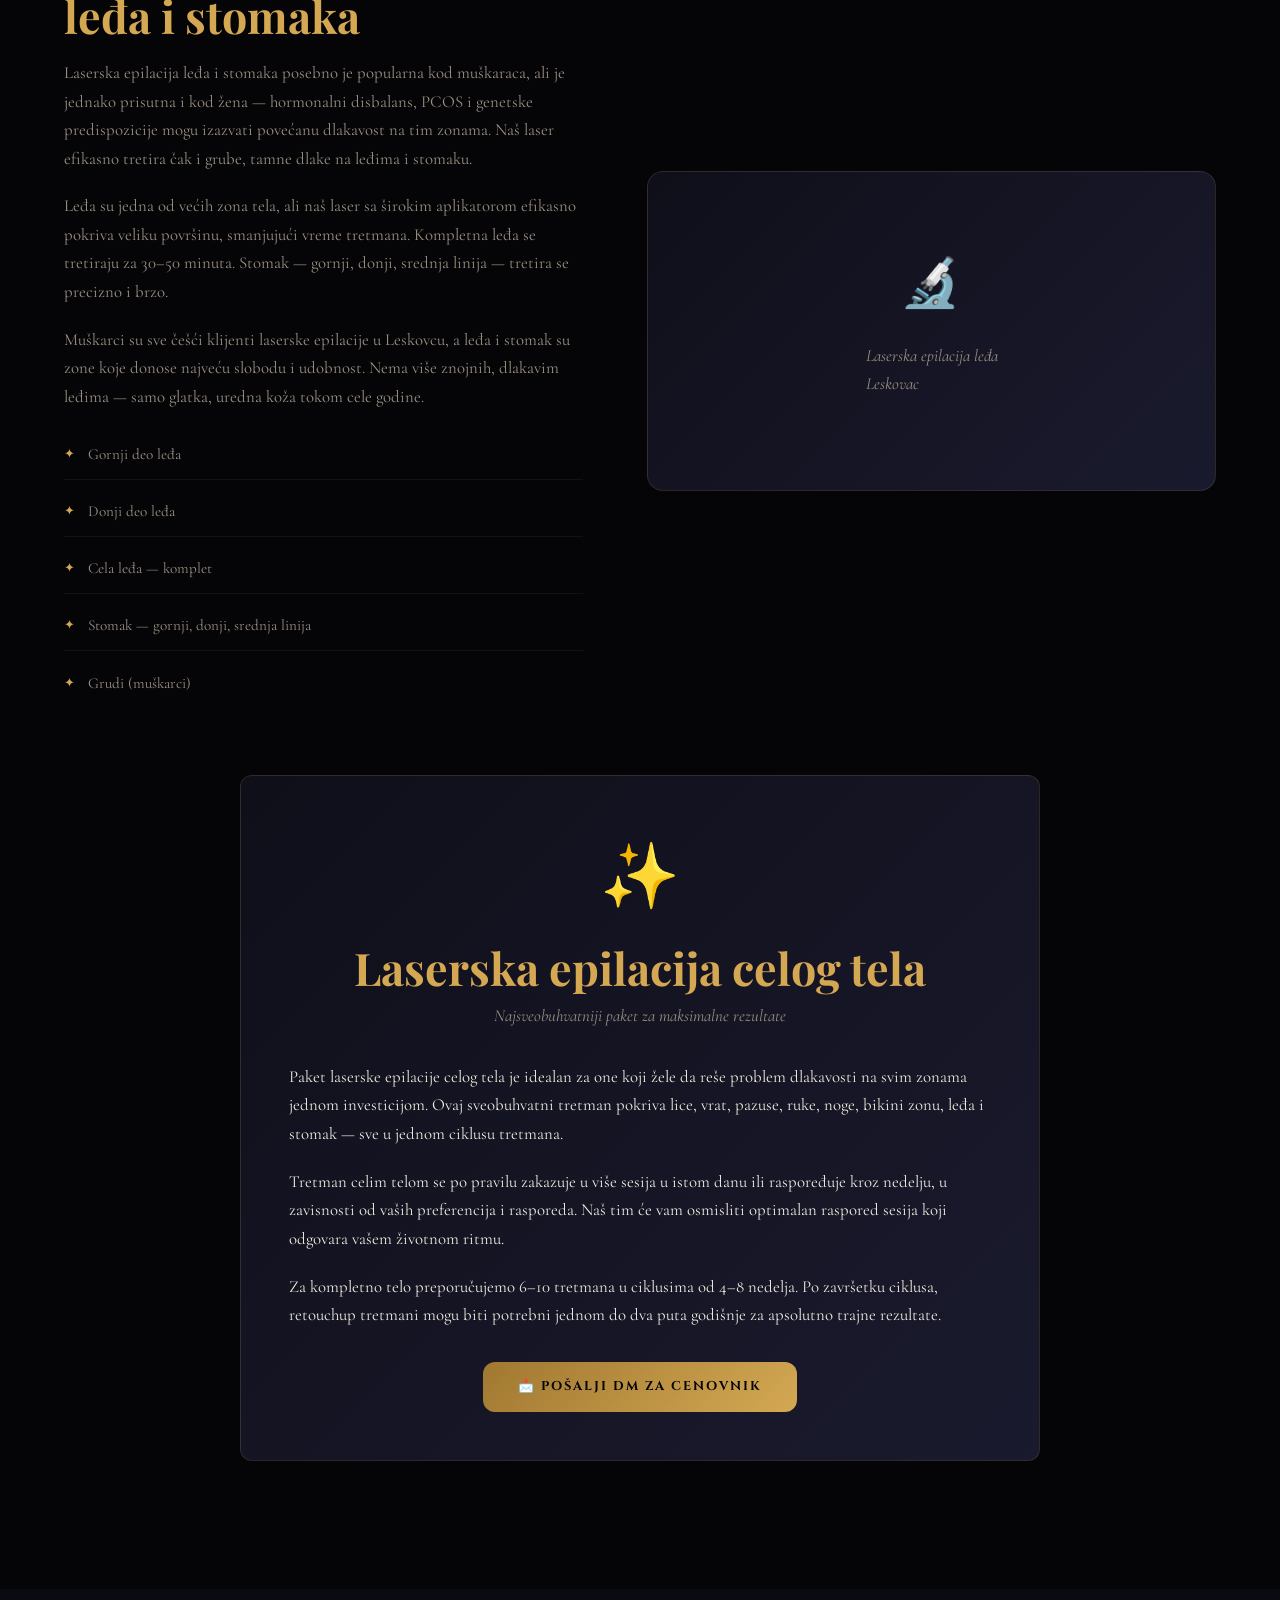
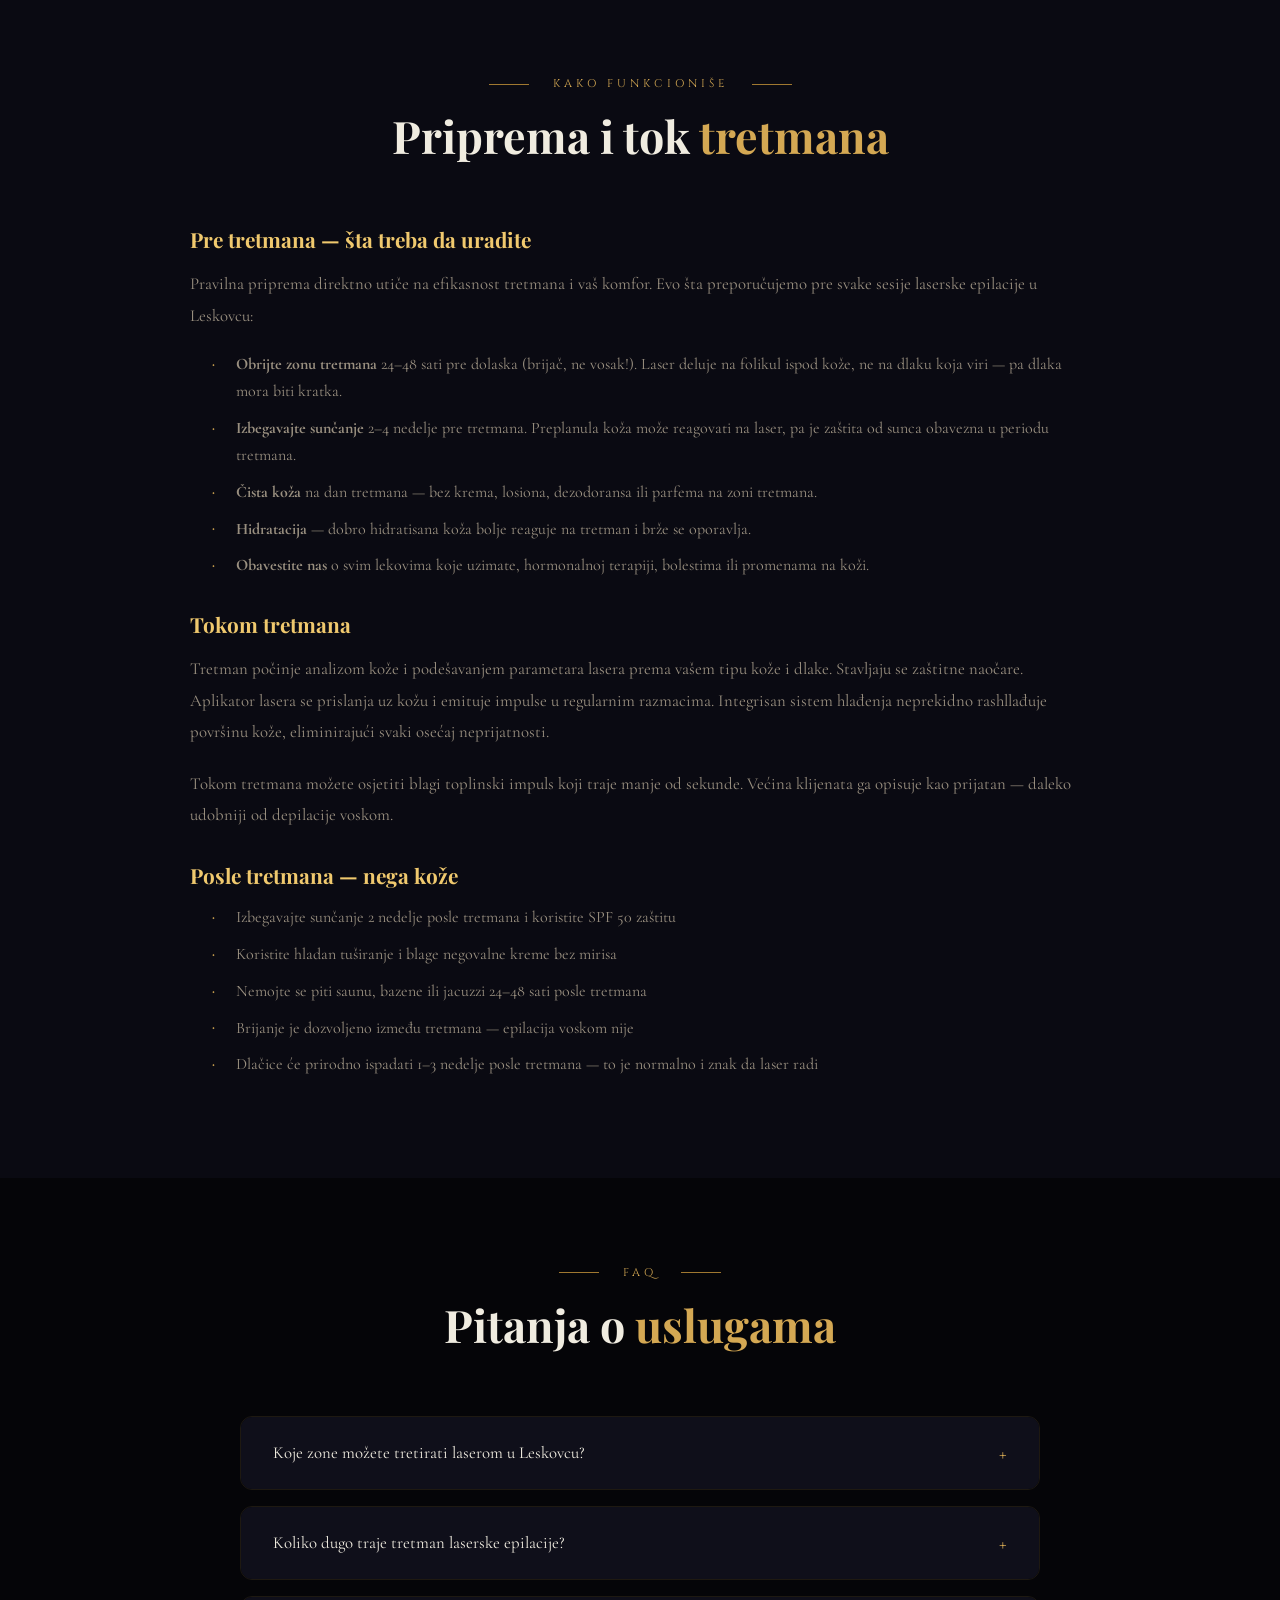
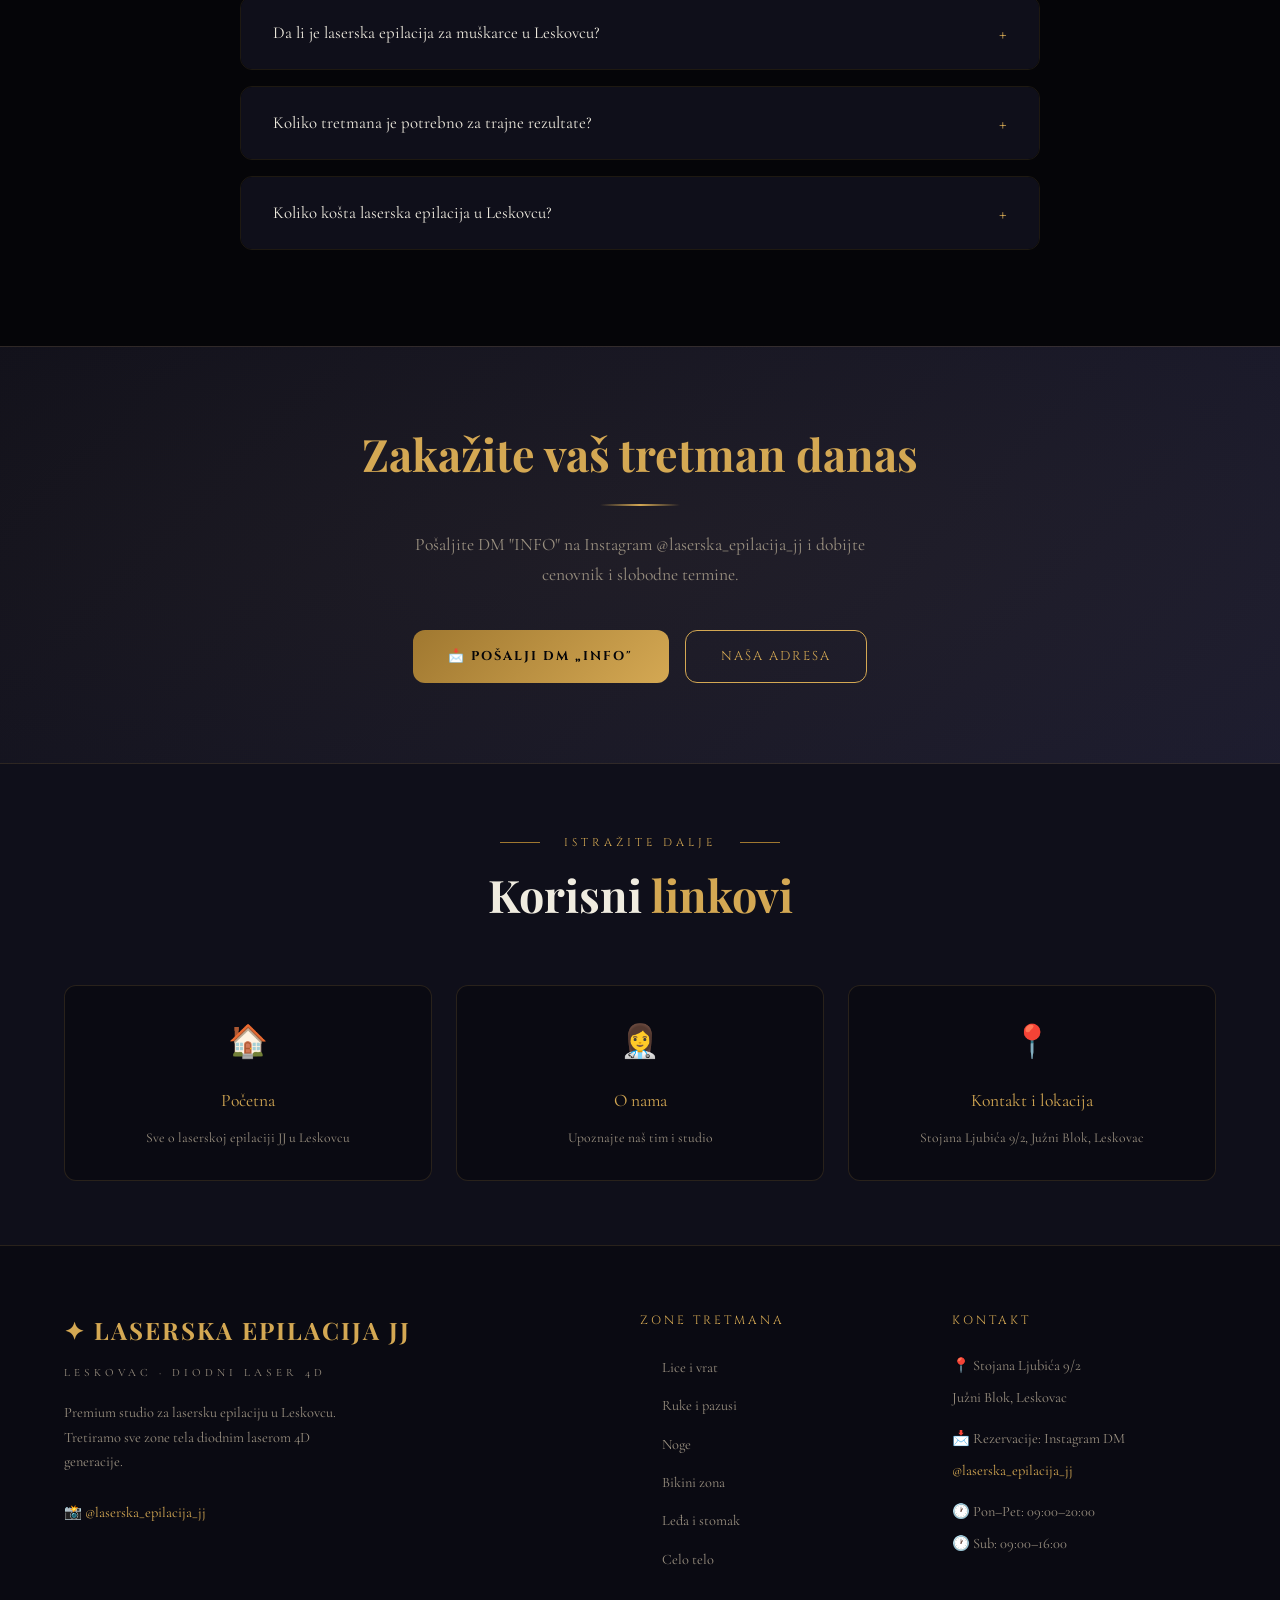
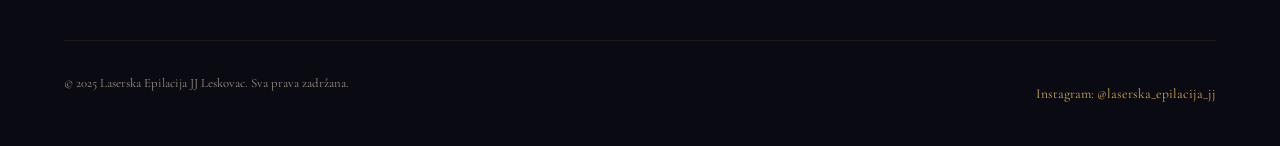
<file: usluge.html>
<!DOCTYPE html>
<html lang="sr">
<head>
<meta charset="UTF-8">
<meta name="viewport" content="width=device-width, initial-scale=1.0">
<title>Usluge Laserske Epilacije Leskovac | Sve Zone Tretmana – JJ Studio</title>
<meta name="description" content="Laserska epilacija svih zona u Leskovcu — lice, noge, bikini zona, pazusi, leđa, celo telo. Diodni laser 4D u JJ studiju na adresi Stojana Ljubića 9/2. Zakažite termin.">
<meta name="keywords" content="laserska epilacija noge Leskovac, laserska epilacija bikini zona Leskovac, laserska epilacija lice Leskovac, laserska epilacija pazusi Leskovac, cena laserske epilacije Leskovac">
<meta name="robots" content="index, follow">
<link rel="canonical" href="https://laserska-epilacija-leskovac.com.in.rs/usluge.html">
<meta property="og:title" content="Usluge Laserske Epilacije Leskovac | Sve Zone – JJ Studio">
<meta property="og:description" content="Laserska epilacija svih zona telom u Leskovcu. Diodni laser 4D — noge, bikini, lice, pazusi, leđa. Zakažite putem Instagram DM.">
<meta property="og:type" content="website">
<meta property="og:url" content="https://laserska-epilacija-leskovac.com.in.rs/usluge.html">
<meta property="og:image" content="https://laserska-epilacija-leskovac.com.in.rs/og-image.webp">
<meta name="twitter:card" content="summary_large_image">
<meta name="twitter:title" content="Usluge Laserske Epilacije Leskovac | JJ Studio">
<meta name="twitter:description" content="Sve zone laserske epilacije u Leskovcu sa diodnim laserom 4D. Zakažite termin putem Instagram DM.">
<link rel="icon" type="image/x-icon" href="favicon.ico">
<link rel="preconnect" href="https://fonts.googleapis.com">
<link rel="preconnect" href="https://fonts.gstatic.com" crossorigin>
<link href="https://fonts.googleapis.com/css2?family=Playfair+Display:ital,wght@0,700;1,400&family=Cormorant+Garamond:ital,wght@0,400;0,600;1,400&family=Cinzel:wght@400;700&display=swap" rel="stylesheet">
<link rel="stylesheet" href="style.css">
<script type="application/ld+json">
{
  "@context": "https://schema.org",
  "@type": "ItemList",
  "name": "Usluge laserske epilacije u Leskovcu",
  "description": "Sve zone laserske epilacije u JJ studiju u Leskovcu",
  "itemListElement": [
    {"@type":"ListItem","position":1,"name":"Laserska epilacija lica i vrata","url":"https://laserska-epilacija-leskovac.com.in.rs/usluge.html#lice"},
    {"@type":"ListItem","position":2,"name":"Laserska epilacija ruku i pazuha","url":"https://laserska-epilacija-leskovac.com.in.rs/usluge.html#ruke"},
    {"@type":"ListItem","position":3,"name":"Laserska epilacija nogu","url":"https://laserska-epilacija-leskovac.com.in.rs/usluge.html#noge"},
    {"@type":"ListItem","position":4,"name":"Laserska epilacija bikini zone","url":"https://laserska-epilacija-leskovac.com.in.rs/usluge.html#bikini"},
    {"@type":"ListItem","position":5,"name":"Laserska epilacija leđa i stomaka","url":"https://laserska-epilacija-leskovac.com.in.rs/usluge.html#ledja"},
    {"@type":"ListItem","position":6,"name":"Laserska epilacija celog tela","url":"https://laserska-epilacija-leskovac.com.in.rs/usluge.html#celo-telo"}
  ]
}
</script>
<script type="application/ld+json">
{
  "@context": "https://schema.org",
  "@type": "FAQPage",
  "mainEntity": [
    {"@type":"Question","name":"Koje zone možete tretirati laserom u Leskovcu?","acceptedAnswer":{"@type":"Answer","text":"U JJ studiju u Leskovcu tretiramo sve zone: lice, vrat, pazuse, ruke, noge, bikini zonu, leđa, stomak i celo telo."}},
    {"@type":"Question","name":"Koliko dugo traje tretman laserske epilacije?","acceptedAnswer":{"@type":"Answer","text":"Trajanje zavisi od zone: manje zone kao gornja usna traju 5–10 minuta, dok tretman celih nogu može trajati 45–60 minuta."}},
    {"@type":"Question","name":"Da li je laserska epilacija za muškarce?","acceptedAnswer":{"@type":"Answer","text":"Da! Laserska epilacija je jednako popularna kod muškaraca. Tretiramo leđa, stomak, grudi, vrat i sve druge zone."}},
    {"@type":"Question","name":"Koliko tretmana je potrebno za bikini zonu?","acceptedAnswer":{"@type":"Answer","text":"Za bikini zonu preporučuje se 8–10 tretmana zbog hormonalne aktivnosti u toj oblasti. Tretmani se izvode na svakih 4–6 nedelja."}},
    {"@type":"Question","name":"Da li se može tretirati celo telo odjednom?","acceptedAnswer":{"@type":"Answer","text":"Preporučujemo da se tretman celim telom podeli na 2–3 sesije ili da se zakaže duži termin. Kontaktirajte nas za detalje paketa."}}
  ]
}
</script>
<script type="application/ld+json">
{
  "@context": "https://schema.org",
  "@type": "BreadcrumbList",
  "itemListElement": [
    {"@type":"ListItem","position":1,"name":"Početna","item":"https://laserska-epilacija-leskovac.com.in.rs/"},
    {"@type":"ListItem","position":2,"name":"Usluge","item":"https://laserska-epilacija-leskovac.com.in.rs/usluge.html"}
  ]
}
</script>
</head>
<body>
<div class="laser-bg"></div>
<div class="particles"></div>

<nav>
  <div class="nav-inner">
    <a href="index.html" class="logo">
      <span class="logo-main">✦ Laserska JJ</span>
      <span class="logo-sub">Leskovac · 4D Laser</span>
    </a>
    <ul class="nav-links">
      <li><a href="index.html">Početna</a></li>
      <li><a href="o-nama.html">O nama</a></li>
      <li><a href="usluge.html">Usluge</a></li>
      <li><a href="kontakt.html">Kontakt</a></li>
    </ul>
    <div class="burger" role="button" tabindex="0" aria-label="Meni"><span></span><span></span><span></span></div>
  </div>
</nav>

<div class="breadcrumb">
  <div class="container">
    <ol class="breadcrumb-list" itemscope itemtype="https://schema.org/BreadcrumbList">
      <li itemprop="itemListElement" itemscope itemtype="https://schema.org/ListItem">
        <a href="index.html" itemprop="item"><span itemprop="name">Početna</span></a>
        <meta itemprop="position" content="1">
      </li>
      <li itemprop="itemListElement" itemscope itemtype="https://schema.org/ListItem">
        <span itemprop="name">Usluge</span>
        <meta itemprop="position" content="2">
      </li>
    </ol>
  </div>
</div>

<div class="page-hero">
  <div class="container">
    <div class="hero-badge">✦ Sve zone tretmana ✦</div>
    <h1 class="glow-text">Usluge laserske epilacije<br><span style="color:var(--gold)">u Leskovcu</span></h1>
    <p class="page-hero-sub">Diodnim laserom 4D tretiramo svaku zonu tela — trajno, bezbedno, bez bola</p>
  </div>
</div>

<!-- INTRO -->
<section class="content-section" style="padding:5rem 0">
  <div class="container">
    <div class="content-inner">
      <p>Laserska Epilacija JJ u Leskovcu nudi kompletan meni laserskih epilacijskih tretmana za žene i muškarce. Koristimo <strong>diodni laser 4D generacije</strong> sa četiri talasne dužine (755nm, 808nm, 940nm, 1064nm), što nam omogućava da efikasno tretiramo svaku zonu tela, bez obzira na tip kože ili boju dlake. Svaki tretman je bezbolan, siguran i pruža vidljive rezultate od prve sesije.</p>
      <p>Naša filozofija je jednostavna: <em>Odložite brijače, zaboravite na depilaciju i vosak</em>. Laserska epilacija je trajno rešenje koje vam vraća vreme, udobnost i samopouzdanje. Nezavisno od zone tela — lice, noge, bikini, pazusi ili celo telo — naš tim u Leskovcu je tu da vam pomogne.</p>
      <div class="highlight-box fade-in">
        <p>☑️ <strong style="color:var(--gold)">Potpuno bezbolna · Bez kontraindikacija · Rezultati vidljivi već posle prvog tretmana</strong> · Diodnim laserom sa 4 talasne dužine · Osetite razliku 🥇</p>
      </div>
    </div>
  </div>
</section>

<!-- SERVICES DETAIL -->
<section style="padding:4rem 0;position:relative;z-index:1">
  <div class="container">
    <div class="section-header fade-in">
      <div class="section-label">Sve zone tretmana</div>
      <h2 class="section-title">Odaberite svoju <span>zonu</span></h2>
      <div class="gold-divider"></div>
    </div>

    <!-- LICE -->
    <div id="lice" style="margin-bottom:5rem" class="about-inner">
      <div class="about-text fade-in-left">
        <h2 style="color:var(--gold);margin-bottom:1rem">👄 Laserska epilacija lica i vrata</h2>
        <p>Neželjene dlačice na licu su jedan od najčešćih estetskih problema koji utiče na samopouzdanje. Laserska epilacija lica u JJ studiju u Leskovcu nudi trajno rešenje za gornju usnu, bradu, obraze, čelo, uši i vrat — precizno, bezbedno i bez vidljivih tragova tretmana.</p>
        <p>Naš 4D laser posebno je pogodan za tretmane lica zahvaljujući preciznom aplikatoru male površine koji targetira tačno željenu zonu, ne zahvatajući okolnu kožu. Posebna pažnja posvećena je osetljivoj koži lica — koristimo niže energije i češće frekvencije pulseva za maksimalni komfort.</p>
        <p>Tretman gornje usne traje svega 5–10 minuta, brade 10–15 minuta, a kompletnog lica i vrata 30–45 minuta. Za trajne rezultate na licu preporučuje se 8–12 tretmana u intervalima od 4–6 nedelja.</p>
        <ul class="features-list">
          <li>Gornja usna (najtraženija zona kod žena)</li>
          <li>Brada i obrazi (hormonalna dlakavost)</li>
          <li>Čelo i vlasišna linija</li>
          <li>Vrat (bočne strane i pot potiljak)</li>
          <li>Uši (muškarci)</li>
        </ul>
      </div>
      <div class="fade-in-right">
        <div class="img-placeholder" style="height:320px;border-radius:16px" role="img" aria-label="Laserska epilacija lica Leskovac JJ studio">
          <span>👄</span>
          <p>Laserska epilacija lica<br>Leskovac</p>
        </div>
      </div>
    </div>

    <!-- RUKE -->
    <div id="ruke" style="margin-bottom:5rem" class="about-inner">
      <div class="fade-in-left" style="order:2">
        <div class="img-placeholder" style="height:320px;border-radius:16px" role="img" aria-label="Laserska epilacija ruku i pazuha Leskovac">
          <span>💪</span>
          <p>Laserska epilacija ruku<br>Leskovac</p>
        </div>
      </div>
      <div class="about-text fade-in-right" style="order:1">
        <h2 style="color:var(--gold);margin-bottom:1rem">💪 Laserska epilacija ruku i pazuha</h2>
        <p>Pazusi su jedna od najtraženijih zona za lasersku epilaciju — i s razlogom. Svakodnevno brijanje u toj osetljivoj zoni uzrokuje iritacije, crvenilo i tamnjenje kože. Laserska epilacija pazuha u Leskovcu kod nas trajno rešava taj problem — i to za svega 10–15 minuta po sesiji.</p>
        <p>Ruke — podlaktice ili cele ruke — su zona koja zahteva više vremena, ali pružaju neverovatne rezultate. Bez dlačica na rukama, koža izgleda glatko i negovano tokom cele godine, bez obzira na godišnje doba.</p>
        <p>Diodni laser 4D idealan je za ovu zonu jer efikasno tretira i fine, gotovo nevidljive dlačice koje su teške za konvencionalne metode. Tretman je bezbolan zahvaljujući integriranom sistemu hlađenja koji neprestano rashladuje kožu.</p>
        <ul class="features-list">
          <li>Pazusi (10–15 min po sesiji)</li>
          <li>Podlaktice — parcijalni tretman</li>
          <li>Cele ruke — kompletan tretman</li>
          <li>Prsti i šake</li>
        </ul>
      </div>
    </div>

    <!-- NOGE -->
    <div id="noge" style="margin-bottom:5rem" class="about-inner">
      <div class="about-text fade-in-left">
        <h2 style="color:var(--gold);margin-bottom:1rem">🦵 Laserska epilacija nogu</h2>
        <p>Laserska epilacija nogu je jedna od najpopularnijih usluga u JJ studiju u Leskovcu. Noge su zone sa velikom površinom, a naš laser efikasno tretira veliki broj folikula odjednom, smanjujući vreme tretmana na minimum. Potkolenice se tretiraju za 20–30 minuta, a kompletne noge za 45–60 minuta.</p>
        <p>Bez dlačica na nogama tokom cele godine — to je sloboda. Bez brige o brijanju pre plaže, bez iritacija posle depilacije voskom, bez stubišta. Glatke noge svaki dan, u svakom momentu. To je ono što laserska epilacija nogu pruža klijentima JJ studija u Leskovcu.</p>
        <p>Preporučuje se serija od 6–8 tretmana za trajno smanjenje dlaka na nogama. Dlačice se postepeno tanje, ređaju i nestaju, dok koža postaje sve glađa i mekša posle svakog tretmana.</p>
        <ul class="features-list">
          <li>Potkolenice (prednja i zadnja strana)</li>
          <li>Natkoleniice (prednja i zadnja strana)</li>
          <li>Cele noge — najtraženiji paket</li>
          <li>Stopala i prsti</li>
        </ul>
      </div>
      <div class="fade-in-right">
        <div class="img-placeholder" style="height:320px;border-radius:16px" role="img" aria-label="Laserska epilacija nogu Leskovac JJ">
          <span>🦵</span>
          <p>Laserska epilacija nogu<br>Leskovac</p>
        </div>
      </div>
    </div>

    <!-- BIKINI -->
    <div id="bikini" style="margin-bottom:5rem" class="about-inner">
      <div class="fade-in-left" style="order:2">
        <div class="img-placeholder" style="height:320px;border-radius:16px" role="img" aria-label="Laserska epilacija bikini zona Leskovac">
          <span>🌸</span>
          <p>Laserska epilacija bikini zone<br>Leskovac</p>
        </div>
      </div>
      <div class="about-text fade-in-right" style="order:1">
        <h2 style="color:var(--gold);margin-bottom:1rem">🌸 Laserska epilacija bikini zone</h2>
        <p>Bikini zona je intimna i osetljiva oblast koja zahteva diskreciju, preciznost i iskustvo. U JJ studiju u Leskovcu tretmane bikini zone izvodi isključivo naša stručno obučena terapeut, u privatnoj i ugodnoj atmosferi, uz punu pažnju na vaš komfor.</p>
        <p>Nudimo različite nivoe tretmana bikini zone — od bikini linije (uklanjanje dlaka uz ivicu gaćica) do dubokog bikinija i intimne zone. Svaki tretman je prilagođen vašim željama i dogovorenim granicama koje se poštuju u svakom momentu.</p>
        <p>Ova zona je hormonalno aktivna, pa preporučujemo 8–10 tretmana za optimalne rezultate. Naš 4D laser prilagođava parametre za svaki tip kože, osiguravajući efikasnost bez neprijatnih senzacija ili iritacija u osetljivoj koži.</p>
        <ul class="features-list">
          <li>Bikini linija — uklanjanje uz ivicu gaćica</li>
          <li>Duboki bikini — prošireno uklanjanje</li>
          <li>Intimna zona — kompletan tretman</li>
          <li>Individualan pristup svakom klijentu</li>
        </ul>
      </div>
    </div>

    <!-- LEDJA -->
    <div id="ledja" style="margin-bottom:3rem" class="about-inner">
      <div class="about-text fade-in-left">
        <h2 style="color:var(--gold);margin-bottom:1rem">🔬 Laserska epilacija leđa i stomaka</h2>
        <p>Laserska epilacija leđa i stomaka posebno je popularna kod muškaraca, ali je jednako prisutna i kod žena — hormonalni disbalans, PCOS i genetske predispozicije mogu izazvati povećanu dlakavost na tim zonama. Naš laser efikasno tretira čak i grube, tamne dlake na leđima i stomaku.</p>
        <p>Leđa su jedna od većih zona tela, ali naš laser sa širokim aplikatorom efikasno pokriva veliku površinu, smanjujući vreme tretmana. Kompletna leđa se tretiraju za 30–50 minuta. Stomak — gornji, donji, srednja linija — tretira se precizno i brzo.</p>
        <p>Muškarci su sve češći klijenti laserske epilacije u Leskovcu, a leđa i stomak su zone koje donose najveću slobodu i udobnost. Nema više znojnih, dlakavim leđima — samo glatka, uredna koža tokom cele godine.</p>
        <ul class="features-list">
          <li>Gornji deo leđa</li>
          <li>Donji deo leđa</li>
          <li>Cela leđa — komplet</li>
          <li>Stomak — gornji, donji, srednja linija</li>
          <li>Grudi (muškarci)</li>
        </ul>
      </div>
      <div class="fade-in-right">
        <div class="img-placeholder" style="height:320px;border-radius:16px" role="img" aria-label="Laserska epilacija leđa i stomaka Leskovac">
          <span>🔬</span>
          <p>Laserska epilacija leđa<br>Leskovac</p>
        </div>
      </div>
    </div>

    <!-- CELO TELO -->
    <div id="celo-telo" class="card fade-in" style="max-width:800px;margin:0 auto 4rem;padding:3rem">
      <div style="text-align:center;margin-bottom:2rem">
        <span style="font-size:4rem">✨</span>
        <h2 style="color:var(--gold);margin:.5rem 0">Laserska epilacija celog tela</h2>
        <p style="color:var(--text-muted);font-style:italic">Najsveobuhvatniji paket za maksimalne rezultate</p>
      </div>
      <p>Paket laserske epilacije celog tela je idealan za one koji žele da reše problem dlakavosti na svim zonama jednom investicijom. Ovaj sveobuhvatni tretman pokriva lice, vrat, pazuse, ruke, noge, bikini zonu, leđa i stomak — sve u jednom ciklusu tretmana.</p>
      <p>Tretman celim telom se po pravilu zakazuje u više sesija u istom danu ili raspoređuje kroz nedelju, u zavisnosti od vaših preferencija i rasporeda. Naš tim će vam osmisliti optimalan raspored sesija koji odgovara vašem životnom ritmu.</p>
      <p>Za kompletno telo preporučujemo 6–10 tretmana u ciklusima od 4–8 nedelja. Po završetku ciklusa, retouchup tretmani mogu biti potrebni jednom do dva puta godišnje za apsolutno trajne rezultate.</p>
      <div style="text-align:center;margin-top:2rem">
        <a href="https://www.instagram.com/laserska_epilacija_jj/" target="_blank" rel="noopener" class="btn btn-primary">📩 Pošalji DM za cenovnik</a>
      </div>
    </div>
  </div>
</section>

<!-- PROCESS -->
<section style="padding:5rem 0;background:var(--bg2);position:relative;z-index:1">
  <div class="container">
    <div class="section-header fade-in">
      <div class="section-label">Kako funkcioniše</div>
      <h2 class="section-title">Priprema i tok <span>tretmana</span></h2>
    </div>
    <div class="content-inner">
      <h3>Pre tretmana — šta treba da uradite</h3>
      <p>Pravilna priprema direktno utiče na efikasnost tretmana i vaš komfor. Evo šta preporučujemo pre svake sesije laserske epilacije u Leskovcu:</p>
      <ul>
        <li><strong>Obrijte zonu tretmana</strong> 24–48 sati pre dolaska (brijač, ne vosak!). Laser deluje na folikul ispod kože, ne na dlaku koja viri — pa dlaka mora biti kratka.</li>
        <li><strong>Izbegavajte sunčanje</strong> 2–4 nedelje pre tretmana. Preplanula koža može reagovati na laser, pa je zaštita od sunca obavezna u periodu tretmana.</li>
        <li><strong>Čista koža</strong> na dan tretmana — bez krema, losiona, dezodoransa ili parfema na zoni tretmana.</li>
        <li><strong>Hidratacija</strong> — dobro hidratisana koža bolje reaguje na tretman i brže se oporavlja.</li>
        <li><strong>Obavestite nas</strong> o svim lekovima koje uzimate, hormonalnoj terapiji, bolestima ili promenama na koži.</li>
      </ul>

      <h3>Tokom tretmana</h3>
      <p>Tretman počinje analizom kože i podešavanjem parametara lasera prema vašem tipu kože i dlake. Stavljaju se zaštitne naočare. Aplikator lasera se prislanja uz kožu i emituje impulse u regularnim razmacima. Integrisan sistem hlađenja neprekidno rashllađuje površinu kože, eliminirajući svaki osećaj neprijatnosti.</p>
      <p>Tokom tretmana možete osjetiti blagi toplinski impuls koji traje manje od sekunde. Većina klijenata ga opisuje kao prijatan — daleko udobniji od depilacije voskom.</p>

      <h3>Posle tretmana — nega kože</h3>
      <ul>
        <li>Izbegavajte sunčanje 2 nedelje posle tretmana i koristite SPF 50 zaštitu</li>
        <li>Koristite hladan tuširanje i blage negovalne kreme bez mirisa</li>
        <li>Nemojte se piti saunu, bazene ili jacuzzi 24–48 sati posle tretmana</li>
        <li>Brijanje je dozvoljeno između tretmana — epilacija voskom nije</li>
        <li>Dlačice će prirodno ispadati 1–3 nedelje posle tretmana — to je normalno i znak da laser radi</li>
      </ul>
    </div>
  </div>
</section>

<!-- FAQ -->
<section style="padding:5rem 0;position:relative;z-index:1">
  <div class="container">
    <div class="section-header fade-in">
      <div class="section-label">FAQ</div>
      <h2 class="section-title">Pitanja o <span>uslugama</span></h2>
    </div>
    <div class="faq-list">
      <div class="faq-item">
        <button class="faq-question">Koje zone možete tretirati laserom u Leskovcu?<span class="faq-icon">+</span></button>
        <div class="faq-answer"><div class="faq-answer-inner"><p>U JJ studiju u Leskovcu tretiramo sve zone tela: lice (brada, gornja usna, obrazi, čelo), vrat, pazuse, ruke (podlaktice i cele ruke), noge (potkolenice, natkoleniice, cela noga), bikini zonu (linija, duboki bikini, intimna zona), leđa, stomak, grudi i prste. Za cenovnik i dostupnost termina, pišite nam na Instagram DM.</p></div></div>
      </div>
      <div class="faq-item">
        <button class="faq-question">Koliko dugo traje tretman laserske epilacije?<span class="faq-icon">+</span></button>
        <div class="faq-answer"><div class="faq-answer-inner"><p>Trajanje zavisi od zone tretmana. Manje zone: gornja usna 5–10 min, pazusi 10–15 min, bikini linija 15–20 min. Srednje zone: podlaktice 20–25 min, potkolenice 25–35 min. Veće zone: cele noge 45–60 min, leđa 30–50 min. Tretman celog tela se deli na više sesija u istom danu ili raspoređuje kroz nedelju.</p></div></div>
      </div>
      <div class="faq-item">
        <button class="faq-question">Da li je laserska epilacija za muškarce u Leskovcu?<span class="faq-icon">+</span></button>
        <div class="faq-answer"><div class="faq-answer-inner"><p>Apsolutno! Muški klijenti su sve češći u JJ studiju u Leskovcu. Najtraženije zone kod muškaraca su leđa, stomak i grudi. Tretiramo i vrat, rame i sve druge zone. Naš 4D laser posebno je efikasan za grube, tamne muške dlake zahvaljujući 1064nm talasnoj dužini. Tretmani su diskretni i profesionalni.</p></div></div>
      </div>
      <div class="faq-item">
        <button class="faq-question">Koliko tretmana je potrebno za trajne rezultate?<span class="faq-icon">+</span></button>
        <div class="faq-answer"><div class="faq-answer-inner"><p>Broj tretmana zavisi od zone i tipa dlake. Za zone sa finim dlačicama (gornja usna, lice) — 8–12 tretmana. Za noge i ruke — 6–8 tretmana. Za bikini zonu — 8–10 tretmana. Za leđa — 6–8 tretmana. Tretmani se izvode na svakih 4–8 nedelja, prateći ciklus rasta dlake. Vidljivi rezultati dolaze već posle prvog tretmana.</p></div></div>
      </div>
      <div class="faq-item">
        <button class="faq-question">Koliko košta laserska epilacija u Leskovcu?<span class="faq-icon">+</span></button>
        <div class="faq-answer"><div class="faq-answer-inner"><p>Cene laserske epilacije u JJ studiju u Leskovcu su dostupne na upit putem Instagram DM na @laserska_epilacija_jj. Pošaljite poruku sa oznakom "INFO" i dobićete kompletan cenovnik sa aktuelnim akcijama. Nudimo pakete za pojedinačne zone i pakete za celo telo sa popustom. Redovno imamo specijalne ponude za nove klijente.</p></div></div>
      </div>
    </div>
  </div>
</section>

<!-- CTA -->
<section class="cta-section" style="padding:5rem 0">
  <div class="container">
    <div class="cta-inner fade-in">
      <h2 class="cta-title">Zakažite vaš tretman danas</h2>
      <div class="gold-divider"></div>
      <p class="cta-desc">Pošaljite DM "INFO" na Instagram @laserska_epilacija_jj i dobijte cenovnik i slobodne termine.</p>
      <div class="cta-buttons">
        <a href="https://www.instagram.com/laserska_epilacija_jj/" target="_blank" rel="noopener" class="btn btn-primary">📩 Pošalji DM „INFO"</a>
        <a href="kontakt.html" class="btn btn-outline">Naša adresa</a>
      </div>
    </div>
  </div>
</section>

<!-- INTERNAL LINKS -->
<section class="internal-links" style="padding:4rem 0">
  <div class="container">
    <div class="section-header fade-in">
      <div class="section-label">Istražite dalje</div>
      <h2 class="section-title">Korisni <span>linkovi</span></h2>
    </div>
    <div class="links-grid">
      <a href="index.html" class="link-card fade-in">
        <span class="link-card-icon">🏠</span>
        <span class="link-card-title">Početna</span>
        <span class="link-card-desc">Sve o laserskoj epilaciji JJ u Leskovcu</span>
      </a>
      <a href="o-nama.html" class="link-card fade-in" style="animation-delay:.1s">
        <span class="link-card-icon">👩‍⚕️</span>
        <span class="link-card-title">O nama</span>
        <span class="link-card-desc">Upoznajte naš tim i studio</span>
      </a>
      <a href="kontakt.html" class="link-card fade-in" style="animation-delay:.2s">
        <span class="link-card-icon">📍</span>
        <span class="link-card-title">Kontakt i lokacija</span>
        <span class="link-card-desc">Stojana Ljubića 9/2, Južni Blok, Leskovac</span>
      </a>
    </div>
  </div>
</section>

<footer>
  <div class="container">
    <div class="footer-grid">
      <div class="footer-brand">
        <span class="logo-main" style="color:var(--gold)">✦ Laserska Epilacija JJ</span>
        <span class="logo-sub">Leskovac · Diodni Laser 4D</span>
        <p class="footer-desc">Premium studio za lasersku epilaciju u Leskovcu. Tretiramo sve zone tela diodnim laserom 4D generacije.</p>
        <div style="margin-top:1.5rem"><a href="https://www.instagram.com/laserska_epilacija_jj/" target="_blank" rel="noopener" style="color:var(--gold);font-size:.9rem">📸 @laserska_epilacija_jj</a></div>
      </div>
      <div>
        <div class="footer-heading">Zone tretmana</div>
        <ul class="footer-links">
          <li><a href="usluge.html#lice">Lice i vrat</a></li>
          <li><a href="usluge.html#ruke">Ruke i pazusi</a></li>
          <li><a href="usluge.html#noge">Noge</a></li>
          <li><a href="usluge.html#bikini">Bikini zona</a></li>
          <li><a href="usluge.html#ledja">Leđa i stomak</a></li>
          <li><a href="usluge.html#celo-telo">Celo telo</a></li>
        </ul>
      </div>
      <div>
        <div class="footer-heading">Kontakt</div>
        <div class="footer-contact">
          <p>📍 Stojana Ljubića 9/2</p>
          <p>Južni Blok, Leskovac</p>
          <p style="margin-top:1rem">📩 Rezervacije: Instagram DM</p>
          <p><a href="https://www.instagram.com/laserska_epilacija_jj/" target="_blank" rel="noopener">@laserska_epilacija_jj</a></p>
          <p style="margin-top:1rem">🕐 Pon–Pet: 09:00–20:00</p>
          <p>🕐 Sub: 09:00–16:00</p>
        </div>
      </div>
    </div>
    <div class="footer-bottom">
      <p class="footer-copy">© 2025 Laserska Epilacija JJ Leskovac. Sva prava zadržana.</p>
      <div class="footer-insta"><a href="https://www.instagram.com/laserska_epilacija_jj/" target="_blank" rel="noopener">Instagram: @laserska_epilacija_jj</a></div>
    </div>
  </div>
</footer>
<script src="script.js" defer></script>
</body>
</html>
</file>
<file: style.css>
:root{--gold:#d4a853;--gold-light:#f0c96e;--gold-dark:#a07830;--bg:#050508;--bg2:#0a0a12;--bg3:#0f0f1a;--text:#f0ece0;--text-muted:#9a9080;--accent:#1a1a2e;--glow:rgba(212,168,83,0.35);--glow2:rgba(212,168,83,0.15);--radius:12px;--transition:0.3s cubic-bezier(0.4,0,0.2,1)}*,*::before,*::after{margin:0;padding:0;box-sizing:border-box}html{scroll-behavior:smooth;font-size:16px}body{font-family:'Cormorant Garamond',Georgia,serif;background:var(--bg);color:var(--text);overflow-x:hidden;line-height:1.7}a{color:var(--gold);text-decoration:none;transition:color var(--transition)}a:hover{color:var(--gold-light)}img{max-width:100%;height:auto;display:block}h1,h2,h3,h4{font-family:'Playfair Display',Georgia,serif;font-weight:700;line-height:1.2}h1{font-size:clamp(2.2rem,5vw,4rem)}h2{font-size:clamp(1.8rem,3.5vw,2.8rem)}h3{font-size:clamp(1.3rem,2.5vw,1.8rem)}p{margin-bottom:1.2rem;font-size:1.05rem}ul,ol{padding-left:1.4rem;margin-bottom:1.2rem}li{margin-bottom:.5rem}.container{max-width:1200px;margin:0 auto;padding:0 1.5rem}
/* LASER BACKGROUND */
.laser-bg{position:fixed;top:0;left:0;width:100%;height:100%;pointer-events:none;z-index:0;overflow:hidden}.laser-bg::before,.laser-bg::after{content:'';position:absolute;width:2px;height:100vh;background:linear-gradient(to bottom,transparent,var(--gold),transparent);opacity:.07;animation:laserMove 8s infinite linear}.laser-bg::before{left:20%;animation-delay:0s}.laser-bg::after{left:75%;animation-delay:4s}@keyframes laserMove{0%{transform:translateY(-100vh);opacity:0}10%{opacity:.07}90%{opacity:.07}100%{transform:translateY(100vh);opacity:0}}
/* PARTICLES */
.particles{position:fixed;top:0;left:0;width:100%;height:100%;pointer-events:none;z-index:0}.particle{position:absolute;width:2px;height:2px;border-radius:50%;background:var(--gold);animation:particleFade 6s infinite}@keyframes particleFade{0%,100%{opacity:0;transform:translateY(0) scale(1)}50%{opacity:.6;transform:translateY(-20px) scale(1.5)}}
/* NAV */
nav{position:fixed;top:0;left:0;right:0;z-index:100;padding:1rem 0;transition:background var(--transition),box-shadow var(--transition)}.nav-scrolled{background:rgba(5,5,8,.95);backdrop-filter:blur(20px);box-shadow:0 2px 40px rgba(0,0,0,.6)}.nav-inner{display:flex;align-items:center;justify-content:space-between;max-width:1200px;margin:0 auto;padding:0 1.5rem}.logo{display:flex;flex-direction:column;line-height:1.1}.logo-main{font-family:'Playfair Display',Georgia,serif;font-size:1.3rem;font-weight:700;color:var(--gold);letter-spacing:2px;text-transform:uppercase}.logo-sub{font-size:.7rem;letter-spacing:4px;color:var(--text-muted);text-transform:uppercase}.nav-links{display:flex;gap:2rem;list-style:none}.nav-links a{font-family:'Cinzel',Georgia,serif;font-size:.8rem;letter-spacing:2px;text-transform:uppercase;color:var(--text-muted);transition:color var(--transition);position:relative}.nav-links a::after{content:'';position:absolute;bottom:-4px;left:0;width:0;height:1px;background:var(--gold);transition:width var(--transition)}.nav-links a:hover,.nav-links a.active{color:var(--gold)}.nav-links a:hover::after,.nav-links a.active::after{width:100%}.burger{display:none;flex-direction:column;gap:5px;cursor:pointer;padding:.5rem}.burger span{display:block;width:24px;height:2px;background:var(--gold);transition:var(--transition)}@media(max-width:768px){.nav-links{position:fixed;top:0;right:-100%;height:100vh;width:280px;background:rgba(5,5,8,.98);flex-direction:column;padding:5rem 2rem;gap:1.5rem;transition:right var(--transition);box-shadow:-10px 0 40px rgba(0,0,0,.5)}.nav-links.open{right:0}.burger{display:flex}}
/* HERO */
.hero{min-height:100vh;display:flex;align-items:center;justify-content:center;text-align:center;position:relative;padding:8rem 1.5rem 4rem;overflow:hidden}.hero-bg{position:absolute;inset:0;background:radial-gradient(ellipse 80% 60% at 50% 40%,rgba(212,168,83,.08) 0%,transparent 70%),radial-gradient(ellipse 40% 40% at 20% 80%,rgba(212,168,83,.05) 0%,transparent 60%),linear-gradient(180deg,var(--bg) 0%,var(--bg2) 100%)}.hero-laser{position:absolute;top:0;left:50%;transform:translateX(-50%);width:2px;height:100%;background:linear-gradient(to bottom,var(--gold),transparent);opacity:.15;animation:heroPulse 3s infinite ease-in-out}@keyframes heroPulse{0%,100%{opacity:.05;transform:translateX(-50%) scaleX(1)}50%{opacity:.2;transform:translateX(-50%) scaleX(3)}}.hero-content{position:relative;z-index:1;max-width:860px}.hero-badge{display:inline-block;border:1px solid var(--gold-dark);color:var(--gold);font-family:'Cinzel',Georgia,serif;font-size:.7rem;letter-spacing:4px;text-transform:uppercase;padding:.5rem 1.5rem;margin-bottom:2rem;position:relative;overflow:hidden}.hero-badge::before{content:'';position:absolute;top:0;left:-100%;width:100%;height:100%;background:linear-gradient(90deg,transparent,rgba(212,168,83,.1),transparent);animation:shine 3s infinite}.hero-title{margin-bottom:1.5rem;color:var(--text)}.hero-title span{color:var(--gold);display:block}.hero-title em{font-style:normal;color:var(--gold-light)}.hero-sub{font-size:1.2rem;color:var(--text-muted);max-width:600px;margin:0 auto 2.5rem;font-style:italic}.hero-cta{display:flex;gap:1rem;justify-content:center;flex-wrap:wrap}.btn{display:inline-flex;align-items:center;gap:.5rem;padding:.9rem 2.2rem;border-radius:var(--radius);font-family:'Cinzel',Georgia,serif;font-size:.8rem;letter-spacing:2px;text-transform:uppercase;transition:all var(--transition);cursor:pointer;border:none}.btn-primary{background:linear-gradient(135deg,var(--gold-dark),var(--gold));color:#050508;font-weight:700}.btn-primary:hover{background:linear-gradient(135deg,var(--gold),var(--gold-light));transform:translateY(-2px);box-shadow:0 8px 30px var(--glow);color:#050508}.btn-outline{background:transparent;border:1px solid var(--gold);color:var(--gold)}.btn-outline:hover{background:var(--glow2);transform:translateY(-2px);color:var(--gold-light)}.hero-scroll{position:absolute;bottom:2rem;left:50%;transform:translateX(-50%);display:flex;flex-direction:column;align-items:center;gap:.5rem;color:var(--text-muted);font-size:.7rem;letter-spacing:3px;text-transform:uppercase;animation:bounce 2s infinite}.hero-scroll::after{content:'';width:1px;height:40px;background:linear-gradient(to bottom,var(--gold),transparent)}@keyframes bounce{0%,100%{transform:translateX(-50%) translateY(0)}50%{transform:translateX(-50%) translateY(-8px)}}@keyframes shine{0%{left:-100%}100%{left:200%}}
/* SECTION */
section{padding:6rem 0;position:relative;z-index:1}.section-header{text-align:center;margin-bottom:4rem}.section-label{display:inline-block;font-family:'Cinzel',Georgia,serif;font-size:.7rem;letter-spacing:4px;text-transform:uppercase;color:var(--gold);margin-bottom:1rem;position:relative;padding:0 1.5rem}.section-label::before,.section-label::after{content:'';position:absolute;top:50%;width:40px;height:1px;background:var(--gold-dark)}.section-label::before{right:100%}.section-label::after{left:100%}.section-title{color:var(--text);margin-bottom:1rem}.section-title span{color:var(--gold)}.section-desc{color:var(--text-muted);max-width:600px;margin:0 auto;font-size:1.1rem;font-style:italic}
/* CARDS */
.card{background:linear-gradient(135deg,var(--bg3),var(--accent));border:1px solid rgba(212,168,83,.15);border-radius:var(--radius);padding:2rem;transition:all var(--transition);position:relative;overflow:hidden}.card::before{content:'';position:absolute;top:0;left:0;right:0;height:2px;background:linear-gradient(90deg,transparent,var(--gold),transparent);opacity:0;transition:opacity var(--transition)}.card:hover{border-color:rgba(212,168,83,.4);transform:translateY(-4px);box-shadow:0 20px 60px rgba(0,0,0,.4),0 0 30px var(--glow2)}.card:hover::before{opacity:1}.card-icon{font-size:2.5rem;margin-bottom:1rem;display:block}.card-title{font-size:1.2rem;color:var(--gold);margin-bottom:.8rem}.card-text{color:var(--text-muted);font-size:.95rem}
/* GRID */
.grid-2{display:grid;grid-template-columns:repeat(auto-fit,minmax(300px,1fr));gap:2rem}.grid-3{display:grid;grid-template-columns:repeat(auto-fit,minmax(280px,1fr));gap:2rem}.grid-4{display:grid;grid-template-columns:repeat(auto-fit,minmax(240px,1fr));gap:1.5rem}
/* SERVICES SECTION */
.services-grid{display:grid;grid-template-columns:repeat(auto-fit,minmax(300px,1fr));gap:2rem}.service-card{background:linear-gradient(160deg,var(--bg3),var(--bg2));border:1px solid rgba(212,168,83,.12);border-radius:16px;padding:2.5rem;transition:all var(--transition);position:relative;overflow:hidden}.service-card::after{content:'';position:absolute;bottom:0;left:0;right:0;height:3px;background:linear-gradient(90deg,var(--gold-dark),var(--gold),var(--gold-dark));transform:scaleX(0);transition:transform var(--transition)}.service-card:hover{transform:translateY(-6px);border-color:rgba(212,168,83,.35);box-shadow:0 25px 70px rgba(0,0,0,.5),0 0 40px var(--glow2)}.service-card:hover::after{transform:scaleX(1)}.service-icon{font-size:3rem;margin-bottom:1.5rem}.service-name{font-size:1.3rem;color:var(--gold);margin-bottom:.8rem}.service-desc{color:var(--text-muted);font-size:.95rem;line-height:1.7}
/* TECH SECTION */
.tech-section{background:linear-gradient(180deg,var(--bg) 0%,var(--bg3) 50%,var(--bg) 100%)}.wavelength-grid{display:grid;grid-template-columns:repeat(auto-fit,minmax(220px,1fr));gap:1.5rem;margin-top:3rem}.wave-card{background:var(--bg2);border:1px solid rgba(212,168,83,.2);border-radius:var(--radius);padding:1.8rem;text-align:center;position:relative;overflow:hidden}.wave-card::before{content:'';position:absolute;inset:0;background:radial-gradient(circle at 50% 0%,var(--glow2),transparent 70%);opacity:0;transition:opacity var(--transition)}.wave-card:hover::before{opacity:1}.wave-nm{font-family:'Cinzel',Georgia,serif;font-size:2rem;color:var(--gold);font-weight:700;display:block;margin-bottom:.5rem}.wave-name{font-size:.9rem;color:var(--gold-light);margin-bottom:.5rem}.wave-desc{font-size:.85rem;color:var(--text-muted)}
/* ABOUT SECTION */
.about-inner{display:grid;grid-template-columns:1fr 1fr;gap:4rem;align-items:center}@media(max-width:768px){.about-inner{grid-template-columns:1fr}}.about-visual{position:relative}.about-img-wrap{border-radius:20px;overflow:hidden;border:2px solid rgba(212,168,83,.2);box-shadow:0 0 60px rgba(212,168,83,.1)}.about-img-wrap img{width:100%;height:400px;object-fit:cover}.about-badge{position:absolute;bottom:-20px;right:-20px;background:linear-gradient(135deg,var(--gold-dark),var(--gold));color:#050508;padding:1.5rem;border-radius:var(--radius);text-align:center;font-family:'Cinzel',Georgia,serif}.about-badge strong{display:block;font-size:2rem;font-weight:700}.about-badge span{font-size:.7rem;letter-spacing:2px;text-transform:uppercase}.about-text h2{margin-bottom:1.5rem}.about-text p{color:var(--text-muted)}.about-stats{display:grid;grid-template-columns:repeat(3,1fr);gap:1rem;margin-top:2rem}.stat{text-align:center;padding:1.2rem;background:var(--bg3);border:1px solid rgba(212,168,83,.15);border-radius:var(--radius)}.stat-num{font-family:'Playfair Display',serif;font-size:2rem;color:var(--gold);display:block;font-weight:700}.stat-label{font-size:.75rem;color:var(--text-muted);letter-spacing:1px;text-transform:uppercase}
/* FAQ */
.faq-list{max-width:800px;margin:0 auto}.faq-item{border:1px solid rgba(212,168,83,.12);border-radius:var(--radius);margin-bottom:1rem;overflow:hidden;transition:border-color var(--transition)}.faq-item.open{border-color:rgba(212,168,83,.4)}.faq-question{width:100%;background:var(--bg3);border:none;color:var(--text);text-align:left;padding:1.5rem 2rem;cursor:pointer;display:flex;justify-content:space-between;align-items:center;font-family:'Cormorant Garamond',serif;font-size:1.05rem;transition:background var(--transition)}.faq-question:hover{background:rgba(212,168,83,.05)}.faq-question .faq-icon{color:var(--gold);font-size:1.2rem;transition:transform var(--transition);flex-shrink:0;margin-left:1rem}.faq-item.open .faq-icon{transform:rotate(45deg)}.faq-answer{max-height:0;overflow:hidden;transition:max-height .4s ease,padding .4s ease}.faq-answer-inner{padding:0 2rem 1.5rem;color:var(--text-muted);font-size:.95rem}.faq-item.open .faq-answer{max-height:300px}
/* CTA */
.cta-section{background:linear-gradient(135deg,var(--bg3),var(--accent));border-top:1px solid rgba(212,168,83,.15);border-bottom:1px solid rgba(212,168,83,.15);text-align:center;position:relative;overflow:hidden}.cta-section::before{content:'';position:absolute;top:-50%;left:-50%;width:200%;height:200%;background:radial-gradient(ellipse at center,rgba(212,168,83,.06) 0%,transparent 70%);animation:ctaPulse 6s infinite ease-in-out}@keyframes ctaPulse{0%,100%{transform:scale(1)}50%{transform:scale(1.1)}}.cta-inner{position:relative;z-index:1}.cta-title{color:var(--gold);margin-bottom:1rem}.cta-desc{color:var(--text-muted);max-width:500px;margin:0 auto 2.5rem;font-size:1.1rem}.cta-buttons{display:flex;gap:1rem;justify-content:center;flex-wrap:wrap}
/* BREADCRUMB */
.breadcrumb{padding:6rem 0 2rem;position:relative;z-index:1}.breadcrumb-list{display:flex;align-items:center;gap:.5rem;list-style:none;flex-wrap:wrap;font-size:.85rem}.breadcrumb-list li:not(:last-child)::after{content:'›';color:var(--gold-dark);margin-left:.5rem}.breadcrumb-list a{color:var(--text-muted)}.breadcrumb-list span{color:var(--gold)}
/* PAGE HERO */
.page-hero{padding:8rem 0 4rem;text-align:center;position:relative;z-index:1;background:linear-gradient(180deg,var(--bg2) 0%,var(--bg) 100%)}.page-hero-sub{color:var(--text-muted);max-width:600px;margin:1.5rem auto 0;font-size:1.15rem;font-style:italic}
/* CONTACT */
.contact-grid{display:grid;grid-template-columns:1fr 1.4fr;gap:4rem;align-items:start}@media(max-width:900px){.contact-grid{grid-template-columns:1fr}}.contact-info-card{background:var(--bg3);border:1px solid rgba(212,168,83,.15);border-radius:16px;padding:2.5rem}.contact-item{display:flex;gap:1rem;align-items:flex-start;margin-bottom:2rem;padding-bottom:2rem;border-bottom:1px solid rgba(212,168,83,.1)}.contact-item:last-child{border-bottom:none;margin-bottom:0;padding-bottom:0}.contact-item-icon{font-size:1.5rem;flex-shrink:0;margin-top:.2rem}.contact-item-label{font-family:'Cinzel',serif;font-size:.7rem;letter-spacing:3px;text-transform:uppercase;color:var(--gold);margin-bottom:.3rem}.contact-item-text{color:var(--text-muted);font-size:.95rem}.contact-item-text a{color:var(--text)}.contact-map{background:var(--bg3);border:1px solid rgba(212,168,83,.15);border-radius:16px;overflow:hidden;height:300px;display:flex;align-items:center;justify-content:center;color:var(--text-muted);font-style:italic}.insta-cta{background:linear-gradient(135deg,#833ab4,#fd1d1d,#fcb045);border-radius:16px;padding:2.5rem;text-align:center;margin-top:2rem}.insta-cta h3{color:#fff;margin-bottom:.8rem}.insta-cta p{color:rgba(255,255,255,.8);margin-bottom:1.5rem}.insta-btn{display:inline-flex;align-items:center;gap:.5rem;background:#fff;color:#333;padding:.8rem 2rem;border-radius:50px;font-weight:700;font-family:'Cinzel',serif;font-size:.8rem;letter-spacing:1px;transition:all var(--transition)}.insta-btn:hover{transform:scale(1.05);box-shadow:0 10px 30px rgba(0,0,0,.3);color:#333}
/* TEXT CONTENT */
.content-section{background:var(--bg2)}.content-inner{max-width:900px;margin:0 auto}.content-inner h2{color:var(--gold);margin:3rem 0 1.5rem;font-size:1.8rem}.content-inner h3{color:var(--gold-light);margin:2rem 0 1rem;font-size:1.3rem}.content-inner p{color:var(--text-muted);line-height:1.9}.content-inner ul{color:var(--text-muted)}.content-inner ul li{margin-bottom:.6rem;position:relative;list-style:none;padding-left:1.5rem}.content-inner ul li::before{content:'◆';position:absolute;left:0;color:var(--gold);font-size:.6rem;top:.3rem}.highlight-box{background:linear-gradient(135deg,var(--bg3),var(--accent));border:1px solid rgba(212,168,83,.2);border-left:4px solid var(--gold);border-radius:0 var(--radius) var(--radius) 0;padding:1.5rem 2rem;margin:2rem 0}.highlight-box p{margin:0;color:var(--text)}
/* INTERNAL LINKS */
.internal-links{background:var(--bg3)}.links-grid{display:grid;grid-template-columns:repeat(auto-fit,minmax(220px,1fr));gap:1.5rem}.link-card{background:var(--bg2);border:1px solid rgba(212,168,83,.15);border-radius:var(--radius);padding:1.8rem;text-align:center;transition:all var(--transition)}.link-card:hover{border-color:rgba(212,168,83,.4);transform:translateY(-4px);box-shadow:0 15px 40px rgba(0,0,0,.3)}.link-card-icon{font-size:2rem;display:block;margin-bottom:1rem}.link-card-title{color:var(--gold);font-size:1.1rem;display:block;margin-bottom:.5rem}.link-card-desc{font-size:.85rem;color:var(--text-muted)}
/* FOOTER */
footer{background:var(--bg2);border-top:1px solid rgba(212,168,83,.15);padding:4rem 0 2rem;position:relative;z-index:1}.footer-grid{display:grid;grid-template-columns:2fr 1fr 1fr;gap:3rem;margin-bottom:3rem}@media(max-width:768px){.footer-grid{grid-template-columns:1fr}}.footer-brand .logo-main{font-size:1.5rem;display:block;margin-bottom:.5rem}.footer-desc{color:var(--text-muted);font-size:.9rem;margin-top:1rem;max-width:300px}.footer-heading{font-family:'Cinzel',serif;font-size:.75rem;letter-spacing:3px;text-transform:uppercase;color:var(--gold);margin-bottom:1.5rem}.footer-links{list-style:none}.footer-links li{margin-bottom:.7rem}.footer-links a{color:var(--text-muted);font-size:.9rem;transition:color var(--transition)}.footer-links a:hover{color:var(--gold)}.footer-contact p{color:var(--text-muted);font-size:.9rem;margin-bottom:.5rem}.footer-bottom{border-top:1px solid rgba(212,168,83,.1);padding-top:2rem;display:flex;justify-content:space-between;align-items:center;flex-wrap:gap}.footer-copy{color:var(--text-muted);font-size:.8rem}.footer-insta a{color:var(--gold);font-size:.85rem}
/* GOLD DIVIDER */
.gold-divider{width:80px;height:2px;background:linear-gradient(90deg,transparent,var(--gold),transparent);margin:1.5rem auto}
/* FEATURES LIST */
.features-list{list-style:none;padding:0}.features-list li{display:flex;align-items:center;gap:.8rem;padding:.7rem 0;border-bottom:1px solid rgba(212,168,83,.08);color:var(--text-muted);font-size:.95rem}.features-list li:last-child{border-bottom:none}.features-list li::before{content:'✦';color:var(--gold);flex-shrink:0;font-size:.8rem}
/* RESPONSIVE */
@media(max-width:600px){.hero-cta{flex-direction:column;align-items:center}.cta-buttons{flex-direction:column;align-items:center}.about-stats{grid-template-columns:1fr}.footer-bottom{flex-direction:column;gap:1rem;text-align:center}}
/* SCROLL ANIMATIONS */
.fade-in{opacity:0;transform:translateY(30px);transition:opacity .7s ease,transform .7s ease}.fade-in.visible{opacity:1;transform:translateY(0)}.fade-in-left{opacity:0;transform:translateX(-30px);transition:opacity .7s ease,transform .7s ease}.fade-in-left.visible{opacity:1;transform:translateX(0)}.fade-in-right{opacity:0;transform:translateX(30px);transition:opacity .7s ease,transform .7s ease}.fade-in-right.visible{opacity:1;transform:translateX(0)}
/* GOLD GLOW TEXT */
.glow-text{text-shadow:0 0 30px rgba(212,168,83,.4),0 0 60px rgba(212,168,83,.2)}
/* IMAGE PLACEHOLDER */
.img-placeholder{background:linear-gradient(135deg,var(--bg3),var(--accent));border:1px solid rgba(212,168,83,.15);border-radius:var(--radius);display:flex;align-items:center;justify-content:center;flex-direction:column;gap:1rem;color:var(--text-muted);font-size:.9rem;font-style:italic;aspect-ratio:16/9}.img-placeholder span{font-size:3rem}
/* PROCESS STEPS */
.steps{display:grid;grid-template-columns:repeat(auto-fit,minmax(200px,1fr));gap:2rem;position:relative}.steps::before{content:'';position:absolute;top:2.5rem;left:10%;right:10%;height:1px;background:linear-gradient(90deg,transparent,var(--gold-dark),transparent)}@media(max-width:600px){.steps::before{display:none}}.step{text-align:center;padding:1.5rem}.step-num{display:inline-flex;align-items:center;justify-content:center;width:50px;height:50px;border-radius:50%;border:2px solid var(--gold);color:var(--gold);font-family:'Cinzel',serif;font-size:1.1rem;margin-bottom:1rem;background:var(--bg);position:relative;z-index:1}.step-title{color:var(--gold-light);margin-bottom:.5rem;font-size:1rem}.step-desc{color:var(--text-muted);font-size:.85rem}
</file>
